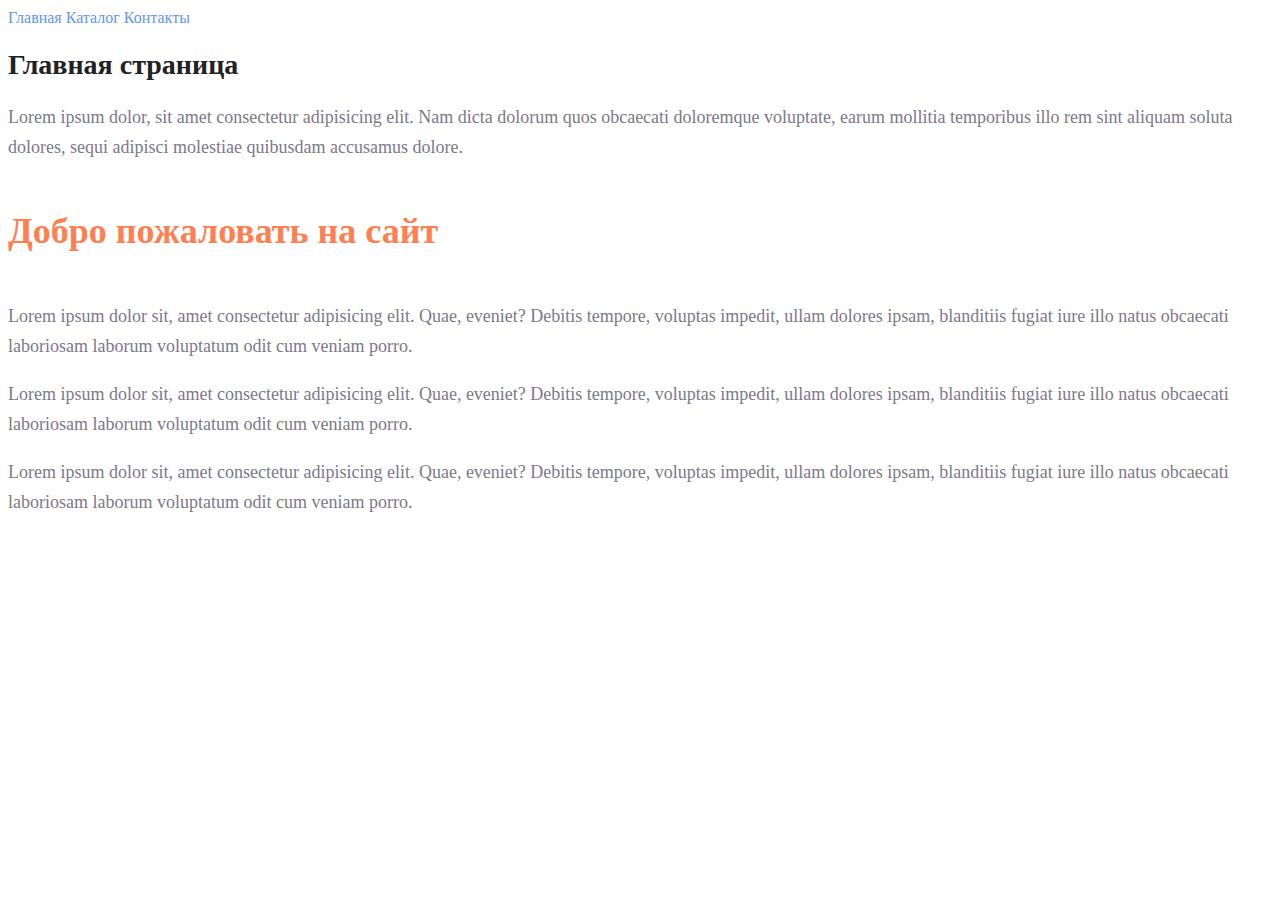
<file: hw1/index.html>
<!DOCTYPE html>
<html lang="en">

<head>
	<meta charset="UTF-8">
	<meta http-equiv="X-UA-Compatible" content="IE=edge">
	<meta name="viewport" content="width=device-width, initial-scale=1.0">
	<title>First page html</title>
	<link rel="stylesheet" href="css/style.css">
</head>

<body>
	<a class="link" href="index.html">Главная</a>
	<a class="link" href="catalog/catalog.html">Каталог</a>
	<a class="link" href="#">Контакты</a>
	<h1 class="title">Главная страница</h1>
	<p class="text">Lorem ipsum dolor, sit amet consectetur adipisicing elit. Nam dicta dolorum quos obcaecati doloremque voluptate,
		earum mollitia temporibus illo rem sint aliquam soluta dolores, sequi adipisci molestiae quibusdam accusamus dolore.
	</p>
	<h2 class="subtitle">Добро пожаловать на сайт</h2>
	<p class="text">Lorem ipsum dolor sit, amet consectetur adipisicing elit. Quae, eveniet? Debitis tempore, voluptas impedit, ullam
		dolores ipsam, blanditiis fugiat iure illo natus obcaecati laboriosam laborum voluptatum odit cum veniam porro.</p>
	<p class="text">Lorem ipsum dolor sit, amet consectetur adipisicing elit. Quae, eveniet? Debitis tempore, voluptas impedit, ullam
		dolores ipsam, blanditiis fugiat iure illo natus obcaecati laboriosam laborum voluptatum odit cum veniam porro.</p>
	<p class="text">Lorem ipsum dolor sit, amet consectetur adipisicing elit. Quae, eveniet? Debitis tempore, voluptas impedit, ullam
		dolores ipsam, blanditiis fugiat iure illo natus obcaecati laboriosam laborum voluptatum odit cum veniam porro.</p>


</body>

</html>
</file>
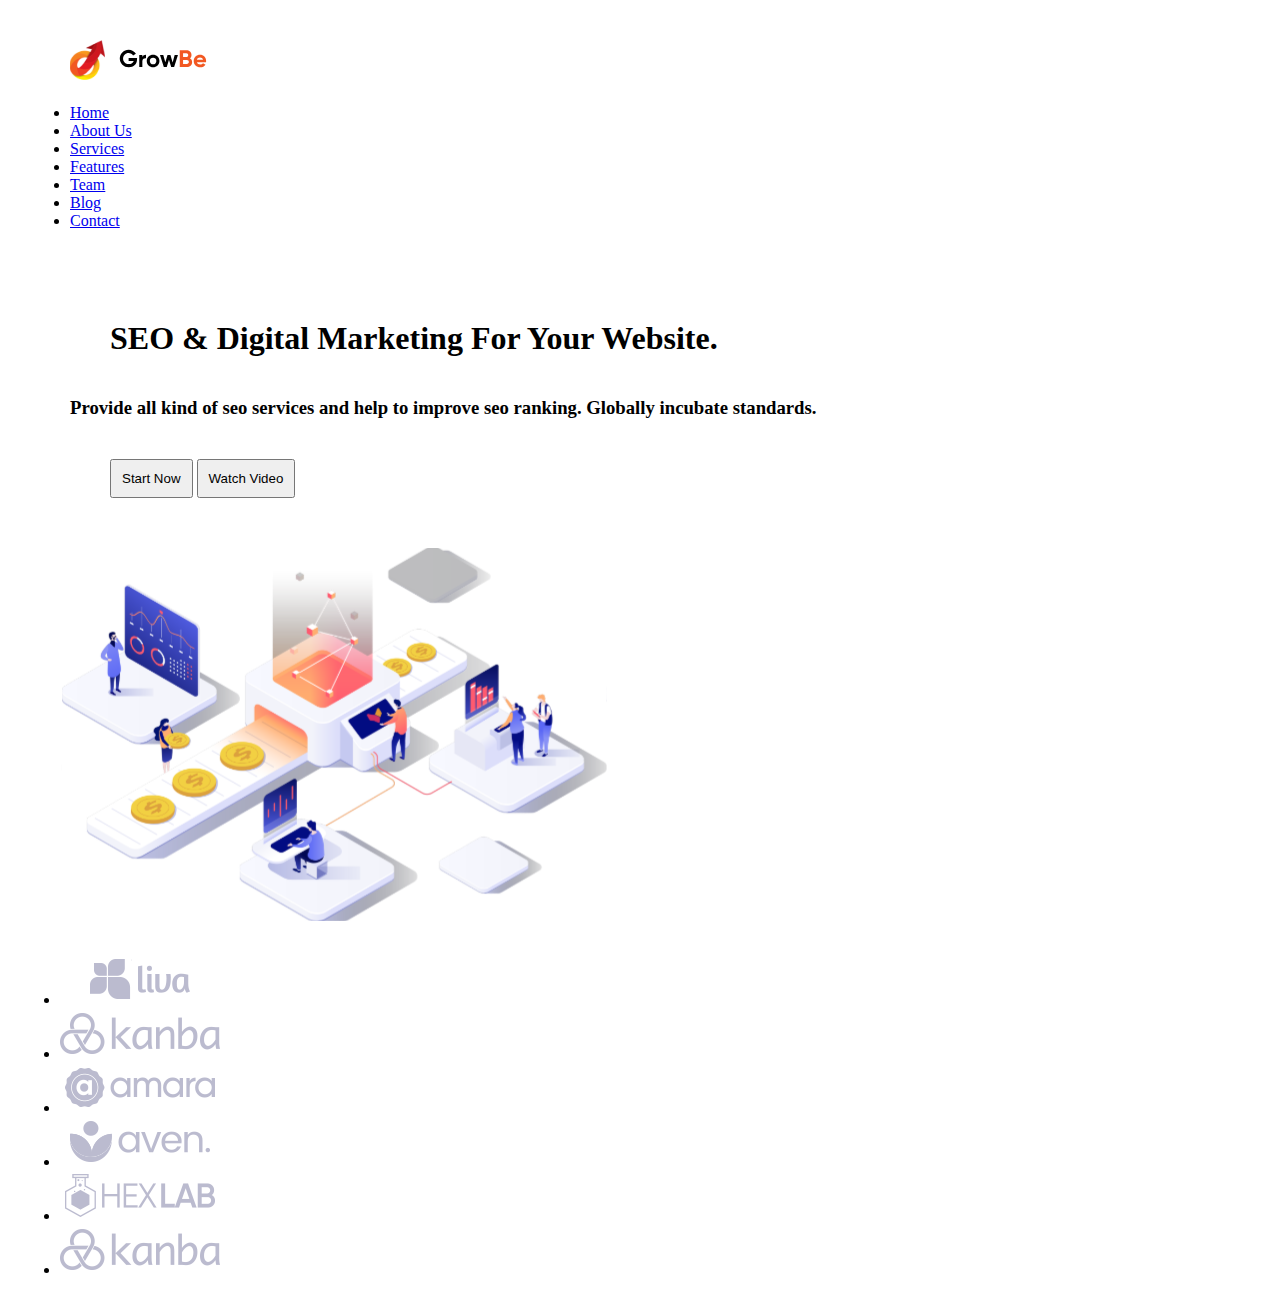
<file: hw2/index.html>
<!DOCTYPE html>
<html lang="en">

<head>
	<meta charset="UTF-8">
	<meta http-equiv="X-UA-Compatible" content="IE=edge">
	<meta name="viewport" content="width=device-width, initial-scale=1.0">
	<title>HW2</title>
	<link rel="stylesheet" href="css/style.css">
</head>

<body>
	<div class="top_page">
		<div class="header">
			<div class="header_logo">
				<a href="#"><img src="img/Logo.svg" alt="Логотип GrowBe" height=""></a>
			</div>
			<div class="header_button">
				<ul>
					<li>
						<a href="#">Home</a>
					</li>
					<li>
						<a href="#">About Us</a>
					</li>
					<li>
						<a href="#">Services</a>
					</li>
					<li>
						<a href="#">Features</a>
					</li>
					<li>
						<a href="#">Team</a>
					</li>
					<li>
						<a href="#">Blog</a>
					</li>
					<li>
						<a href="#">Contact</a>
					</li>
				</ul>
			</div>
		</div>
		<div class="top_content">
			<div class="top_content_info">
				<h1 class="top_info_title">
					SEO & Digital Marketing For Your Website.
				</h1>
				<h3 class="top_info_text">
					Provide all kind of seo services and help to improve seo ranking.
					Globally incubate standards.
				</h3>
				<div class="top_info_wrp_btn">
					<button class="top_info_btn">Start Now</button>
					<button class="top_info_btn">Watch Video</button>
				</div>
			</div>
			<img class="top_content_photo" src="img/Image.svg" alt="Photo" height="">
		</div>
		<div class="top_logos">
			<ul>
				<li>
					<a href="#"><img src="img/1.svg" alt="" height=""></a>
				</li>
				<li>
					<a href="#"><img src="img/6.svg" alt="" height=""></a>
				</li>
				<li>
					<a href="#"><img src="img/3.svg" alt="" height=""></a>
				</li>
				<li>
					<a href="#"><img src="img/4.svg" alt="" height=""></a>
				</li>
				<li>
					<a href="#"><img src="img/5.svg" alt="" height=""></a>
				</li>
				<li>
					<a href="#"><img src="img/6.svg" alt="" height=""></a>
				</li>
			</ul>
		</div>
	</div>
</body>

</html>
</file>
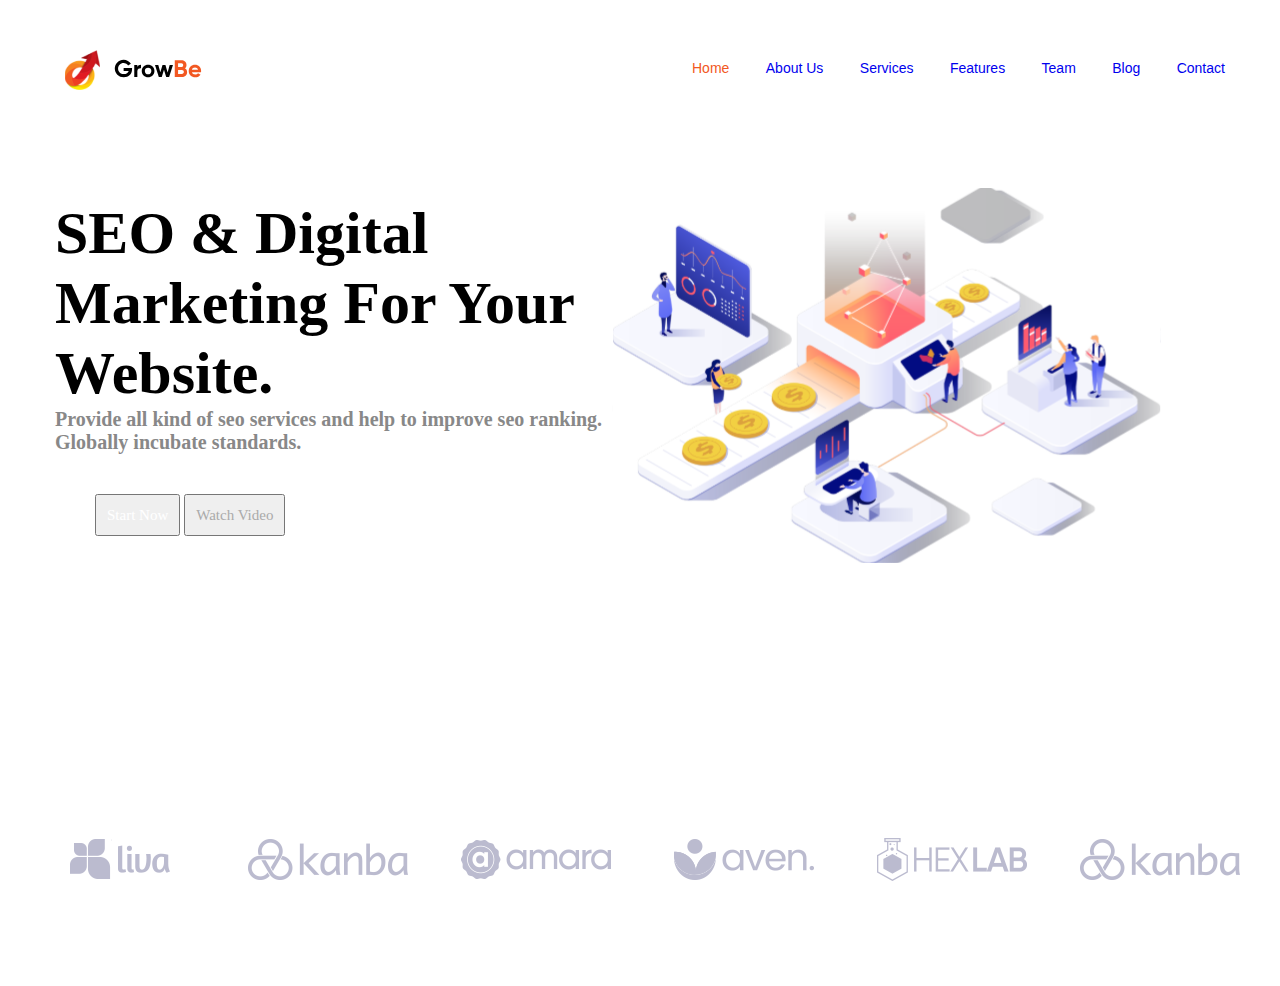
<file: hw3/index.html>
<!DOCTYPE html>
<html lang="en">

<head>
	<meta charset="UTF-8">
	<meta http-equiv="X-UA-Compatible" content="IE=edge">
	<meta name="viewport" content="width=device-width, initial-scale=1.0">
	<title>homework3</title>
	<link rel="stylesheet" href="css/style.css">
</head>

<body>
	<div class="top_page">
		<div class="header center">
			<div class="header_logo center">
				<a href="#"><img src="img/Logo.svg" alt="Логотип GrowBe" height=""></a>
			</div>
			<div class="header_button">
				<ul class="menu_button">
					<li class="button_item">
						<a href="#" class="button_item_home">Home</a>
					</li>
					<li class="button_item">
						<a href="#">About Us</a>
					</li>
					<li class="button_item">
						<a href="#">Services</a>
					</li>
					<li class="button_item">
						<a href="#">Features</a>
					</li>
					<li class="button_item">
						<a href="#">Team</a>
					</li>
					<li class="button_item">
						<a href="#">Blog</a>
					</li>
					<li class="button_item">
						<a href="#">Contact</a>
					</li>
				</ul>
			</div>
		</div>
		<div class="top_content center">
			<div class="top_content_info">
				<h1 class="top_info_title">
					SEO & Digital Marketing For Your Website.
				</h1>
				<h3 class="top_info_text">
					Provide all kind of seo services and help to improve seo ranking.
					Globally incubate standards.
				</h3>
				<div class="top_info_wrp_btn">
					<button class="top_info_btn_first">Start Now</button>
					<button class="top_info_btn_second">Watch Video</button>
				</div>
			</div>
			<img class="top_content_photo" src="img/Image.svg" alt="Photo" height="375">
		</div>
		<div class="top_logos">
			<ul class="top_logos_list">
				<li class="top_logos_item">
					<a href="#"><img src="img/1.svg" alt="" height="50" width="160"></a>
				</li>
				<li class="top_logos_item">
					<a href="#"><img src="img/6.svg" alt="" height="50" width="160"></a>
				</li>
				<li class="top_logos_item">
					<a href="#"><img src="img/3.svg" alt="" height="50" width="160"></a>
				</li>
				<li class="top_logos_item">
					<a href="#"><img src="img/4.svg" alt="" height="50" width="160"></a>
				</li>
				<li class="top_logos_item">
					<a href="#"><img src="img/5.svg" alt="" height="50" width="160"></a>
				</li>
				<li class="top_logos_item">
					<a href="#"><img src="img/6.svg" alt="" height="50" width="160"></a>
				</li>
			</ul>
		</div>
	</div>
</body>

</html>
</file>
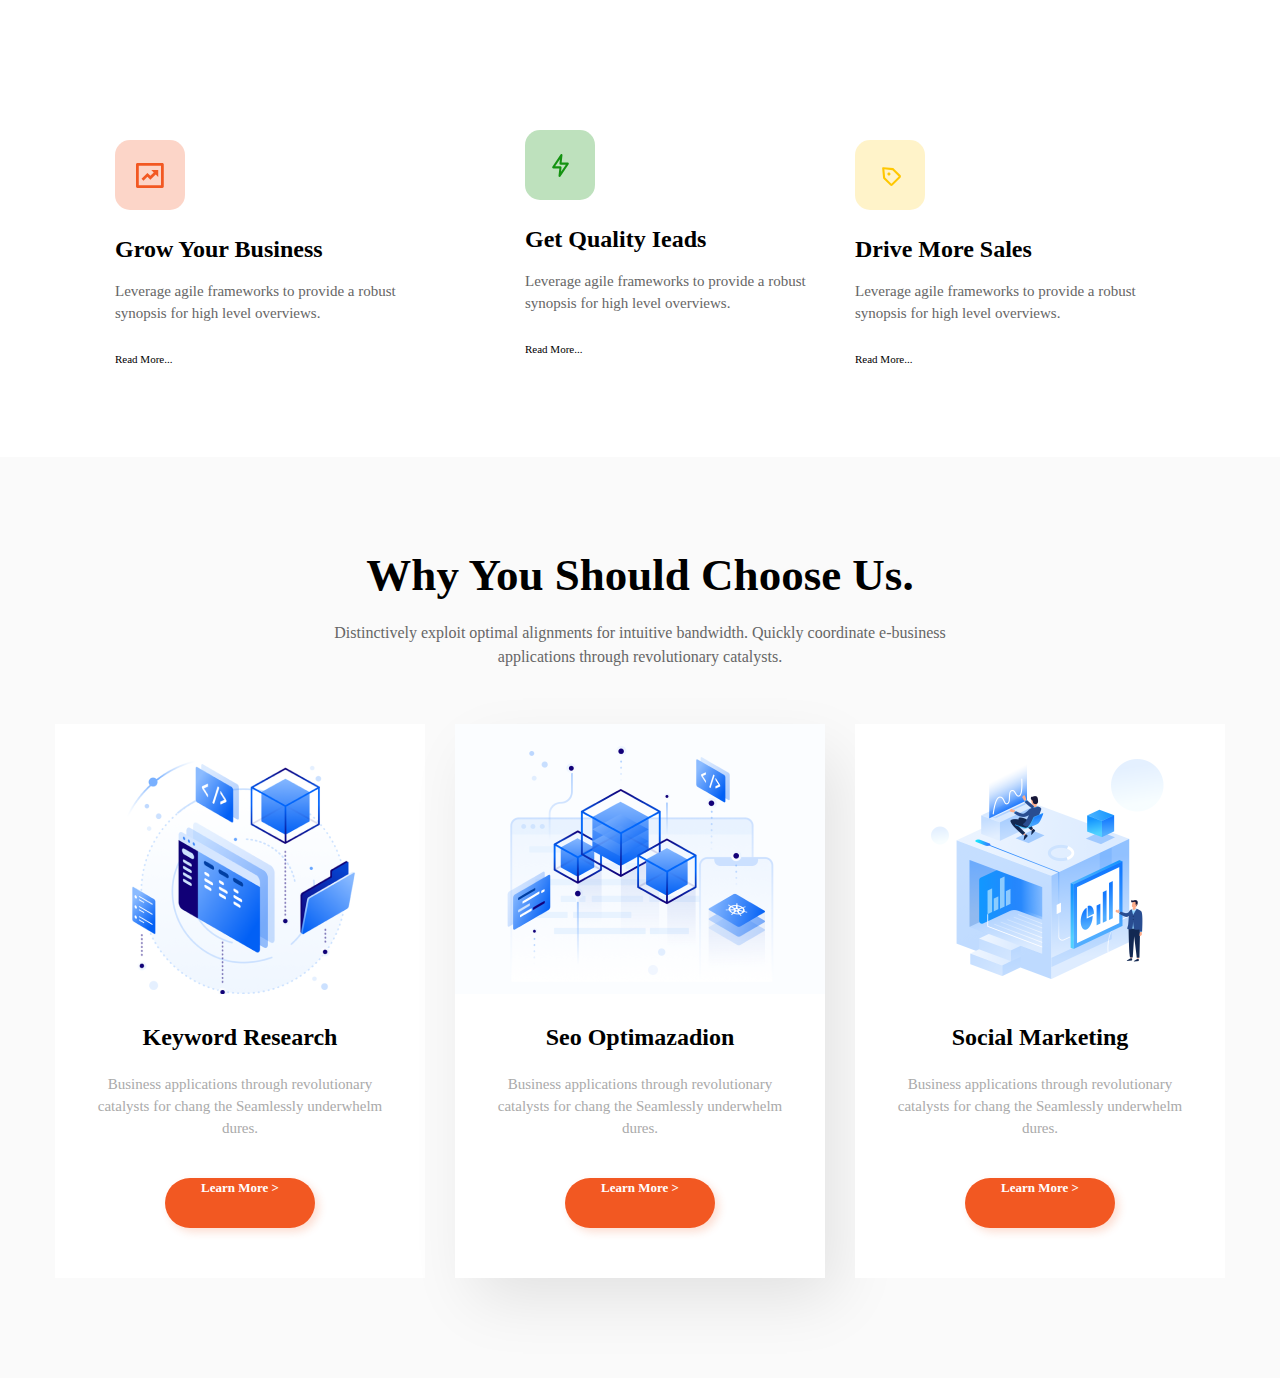
<file: hw4/index.html>
<!DOCTYPE html>
<html lang="en">

<head>
	<meta charset="UTF-8">
	<meta http-equiv="X-UA-Compatible" content="IE=edge">
	<meta name="viewport" content="width=device-width, initial-scale=1.0">
	<link rel="stylesheet" href="css/style.css">
	<link href="https://fonts.cdnfonts.com/css/gilroy-bold" rel="stylesheet">
	<link href="https://fonts.cdnfonts.com/css/gilroy" rel="stylesheet">
	<title>hw4</title>
</head>

<body>
	<div class="features center">
		<div class="features_block">
			<div class="features_icon"></div>
			<h3 class="features_title">Grow Your Business</h3>
			<p class="features_text">Leverage agile frameworks to provide a robust synopsis for high level overviews.</p>
			<a href="#" class="features_more">Read More...</a>
		</div>
		<div class="features_block features_block_big">
			<div class="features_icon"></div>
			<h3 class="features_title">Get Quality Ieads</h3>
			<p class="features_text">Leverage agile frameworks to provide a robust synopsis for high level
				overviews.</p>
			<a href="#" class="features_more">Read More...</a>
		</div>
		<div class="features_block">
			<div class="features_icon"></div>
			<h3 class="features_title">Drive More Sales</h3>
			<p class="features_text">Leverage agile frameworks to provide a robust synopsis for high level overviews.</p>
			<a href="#" class="features_more">Read More...</a>
		</div>
	</div>
	<div class="possibility">
		<h1 class="possibility_title">Why You Should Choose Us.</h1>
		<p class="possibility_text">Distinctively exploit optimal alignments for intuitive bandwidth. Quickly coordinate
			e-business applications through revolutionary catalysts.</p>
		<div class="possibility_info">
			<div class="possibility_block">
				<div class="possibility_block_item">
					<img src="img/possibility_01.png" alt="">
				</div>
				<h3 class="possibility_block_title">Keyword Research</h3>
				<p class="possibility_block_text">Business applications through revolutionary catalysts for chang the Seamlessly
					underwhelm dures.</p>
				<h6 class="possibility_block_button">Learn More ></h6>
			</div>
			<div class="possibility_block shadow">
				<div class="possibility_block_item">
					<img src="img/possibility_02.png" alt="">
				</div>
				<h3 class="possibility_block_title">Seo Optimazadion</h3>
				<p class="possibility_block_text">Business applications through revolutionary catalysts for chang the Seamlessly
					underwhelm dures.</p>
				<h6 class="possibility_block_button">Learn More ></h6>
			</div>
			<div class="possibility_block">
				<div class="possibility_block_item">
					<img src="img/possibility_03.png" alt="">
				</div>
				<h3 class="possibility_block_title">Social Marketing</h3>
				<p class="possibility_block_text">Business applications through revolutionary catalysts for chang the Seamlessly
					underwhelm dures.</p>
				<h6 class="possibility_block_button">Learn More ></h6>
			</div>
		</div>
	</div>
</body>

</html>
</file>
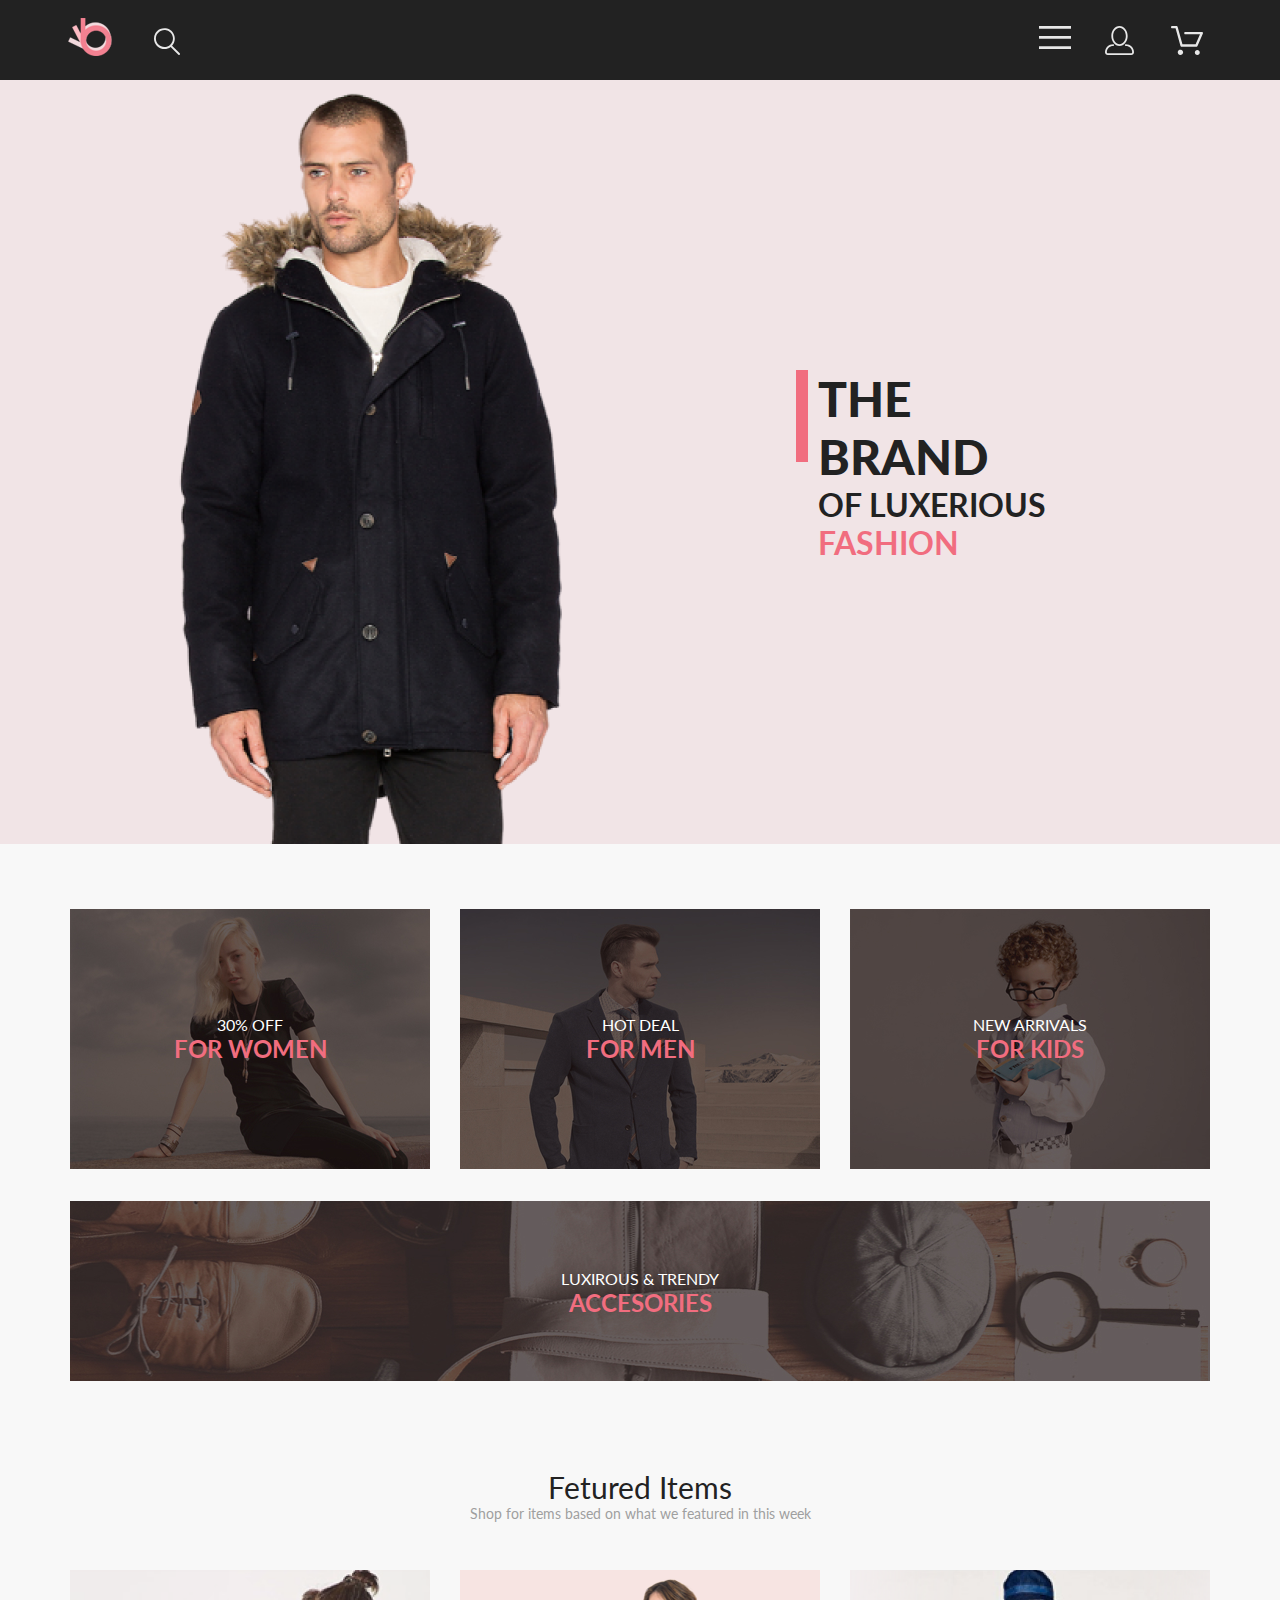
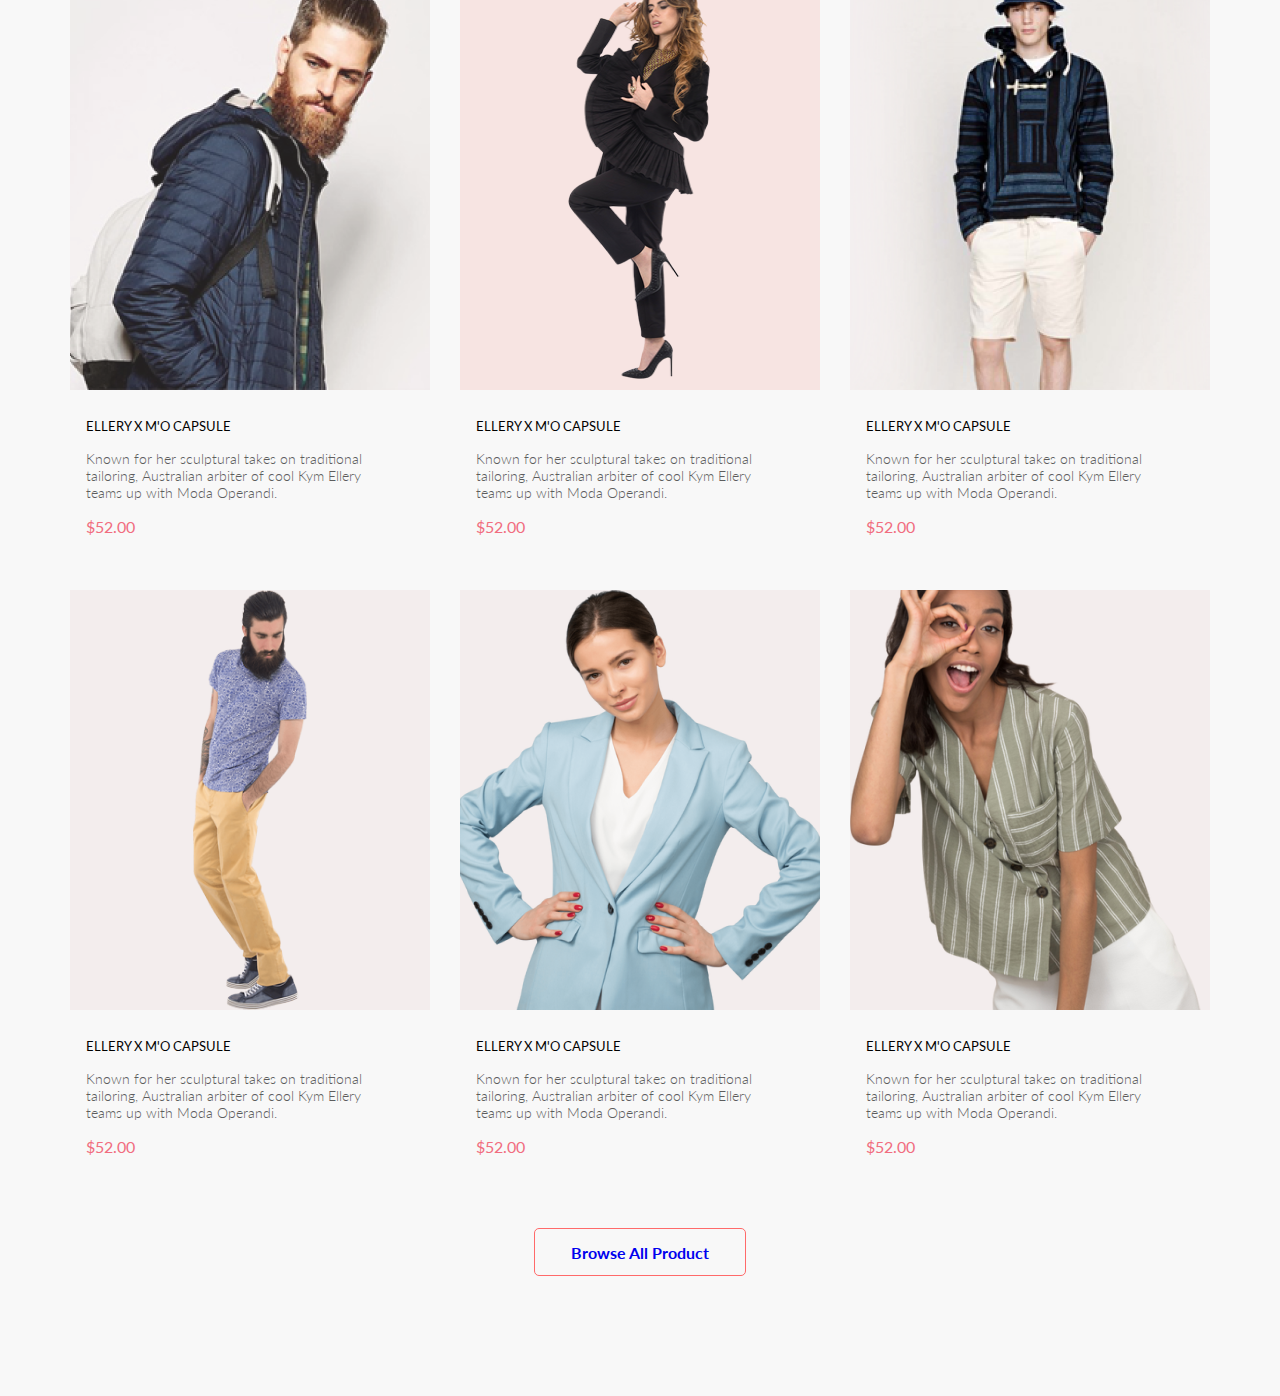
<file: hw6/index.html>
<!DOCTYPE html>
<html lang="en">

<head>
	<meta charset="UTF-8">
	<meta http-equiv="X-UA-Compatible" content="IE=edge">
	<meta name="viewport" content="width=device-width, initial-scale=1.0">
	<link href="https://fonts.googleapis.com/css2?family=Lato:wght@300;400;700;900&display=swap" rel="stylesheet">
	<link rel="stylesheet" href="css/style.css">
	<title>Project_2</title>
</head>

<body>
	<div class="top_page">
		<div class="header">

			<div class="header_logo">
				<a href="#"><img class="header_logo_item" src="img/logo_01.svg" alt="Logo"></a>
			</div>

			<div class="header_search">
				<a href="#"><img class="header_search_item" src="img/button_01.svg" alt="Seach"></a>
			</div>

			<div class="header_buttons">

				<div class="header_buttons_menu">
					<a href="#"><img class="buttons_menu_item" src="img/button_02.svg" alt="Menu"></a>
				</div>

				<div class="header_buttons_account">
					<a href="#"><img class="buttons_account_item" src="img/button_03.svg" alt="Account"></a>
				</div>

				<div class="header_buttons_buy">
					<a href="#"><img class="buttons_buy_item" src="img/button_04.svg" alt="Buy"></a>
				</div>

			</div>

		</div>

		<div class="announcement">

			<div class="announcement_pic">
				<a href="#"><img class="announcement_pic_item" src="img/head_pic.png" alt="announcement"></a>
			</div>

			<div class="announcement_info">

				<div class="vertical_column">
				</div>

				<h1 class="announcement_title">The brand
				</h1>

				<h3 class="announcement_subtitle">Of Luxerious <span class="color_subtitle">Fashion</span>
				</h3>

			</div>

		</div>

	</div>

	<div class="category">

		<div class="category_women">
			<a href="#"><img class="women_item" src="img/category_pic_01.jpg" alt="For women"></a>
			<h4 class="category_info center_pic">30% off</h4>
			<h2 class="category_for">for women</h2>
		</div>

		<div class="category_men">
			<a href="#"><img class="men_item" src="img/category_pic_02.jpg" alt="For men"></a>
			<h4 class="category_info center_pic">hot deal</h4>
			<h2 class="category_for">for men</h2>
		</div>

		<div class="category_kids">
			<a href="#"><img class="kids_item" src="img/category_pic_03.jpg" alt="For kids"></a>
			<h4 class="category_info center_pic">new arrivals</h4>
			<h2 class="category_for">for kids</h2>
		</div>

		<div class="category_accesories">
			<a href="#"><img class="accesories_item" src="img/category_pic_04.jpg" alt="Accesories"></a>
			<h4 class="category_info_accesories">luxirous & trendy</h4>
			<h2 class="category_for_accesories">accesories</h2>
		</div>

	</div>

	<div class="catalog_info">
		<h4 class="catalog_title">
			Fetured Items
		</h4>

		<p class="catalog_title_text">
			Shop for items based on what we featured in this week
		</p>
	</div>

	<div class="catalog">

		<div class="catalog_item_001">
			<a href="#"><img class="item_001" src="img/catalog_001.png" alt="Item_001"></a>
			<h4 class="catalog_item_title">ELLERY X M'O CAPSULE</h4>
			<p class="catalog_item_text">Known for her sculptural takes on traditional tailoring, Australian arbiter of cool
				Kym Ellery teams up with Moda Operandi.</p>
			<h4 class="price">$52.00</h4>
		</div>

		<div class="catalog_item_002">
			<a href="#"><img class="item_002" src="img/catalog_002.png" alt="Item_002"></a>
			<h4 class="catalog_item_title">ELLERY X M'O CAPSULE</h4>
			<p class="catalog_item_text">Known for her sculptural takes on traditional tailoring, Australian arbiter of cool
				Kym Ellery teams up with Moda Operandi.</p>
			<h4 class="price">$52.00</h4>
		</div>

		<div class="catalog_item_003">
			<a href="#"><img class="item_003" src="img/catalog_003.png" alt="Item_003"></a>
			<h4 class="catalog_item_title">ELLERY X M'O CAPSULE</h4>
			<p class="catalog_item_text">Known for her sculptural takes on traditional tailoring, Australian arbiter of cool
				Kym Ellery teams up with Moda Operandi.</p>
			<h4 class="price">$52.00</h4>
		</div>

		<div class="catalog_item_004">
			<a href="#"><img class="item_004" src="img/catalog_004.png" alt="Item_004"></a>
			<h4 class="catalog_item_title">ELLERY X M'O CAPSULE</h4>
			<p class="catalog_item_text">Known for her sculptural takes on traditional tailoring, Australian arbiter of cool
				Kym Ellery teams up with Moda Operandi.</p>
			<h4 class="price">$52.00</h4>
		</div>

		<div class="catalog_item_005">
			<a href="#"><img class="item_005" src="img/catalog_005.png" alt="Item_005"></a>
			<h4 class="catalog_item_title">ELLERY X M'O CAPSULE</h4>
			<p class="catalog_item_text">Known for her sculptural takes on traditional tailoring, Australian arbiter of cool
				Kym Ellery teams up with Moda Operandi.</p>
			<h4 class="price">$52.00</h4>
		</div>

		<div class="catalog_item_006">
			<a href="#"><img class="item_006" src="img/catalog_006.png" alt="Item_006"></a>
			<h4 class="catalog_item_title">ELLERY X M'O CAPSULE</h4>
			<p class="catalog_item_text">Known for her sculptural takes on traditional tailoring, Australian arbiter of cool
				Kym Ellery teams up with Moda Operandi.</p>
			<h4 class="price">$52.00</h4>
		</div>

	</div>

	<div class="catalog_show_all">
		<a href="#">
			<h4 class="catalog_show_all_button">Browse All Product</h4>
		</a>
	</div>

</body>

</html>
</file>
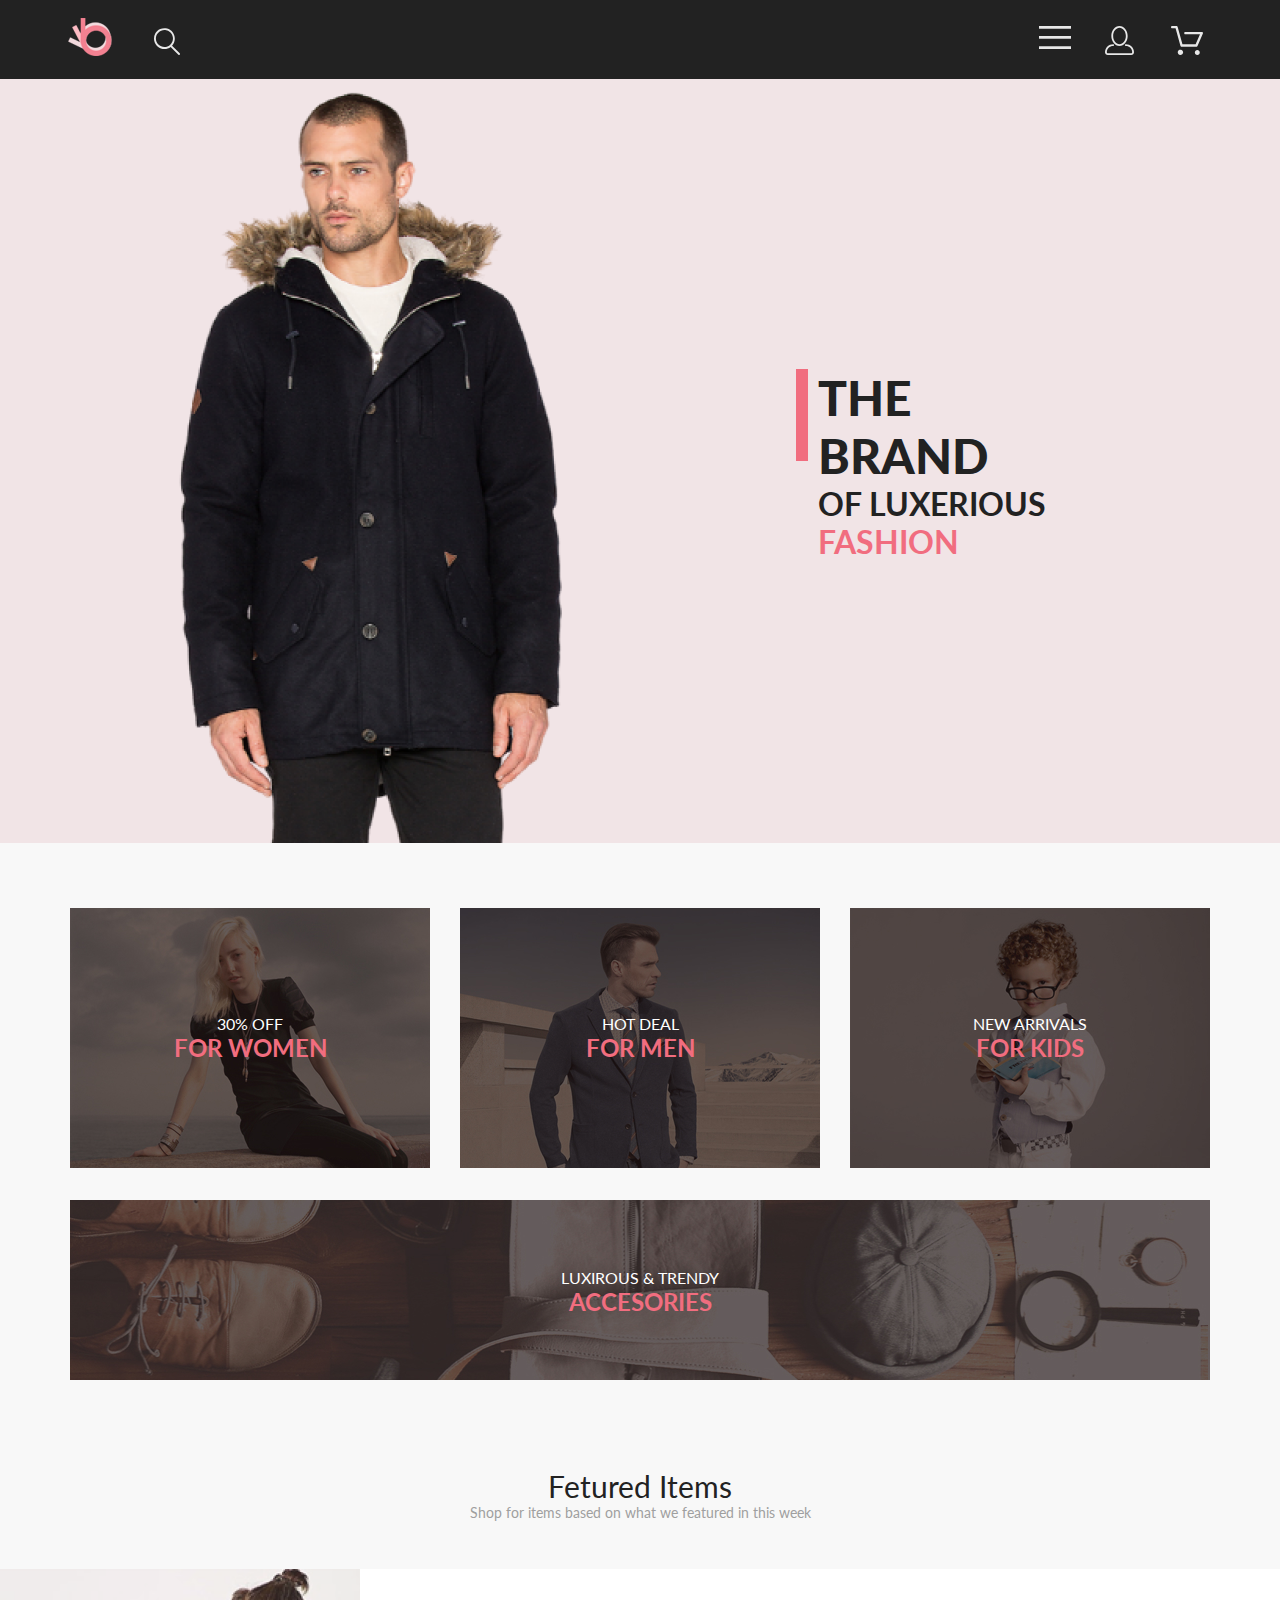
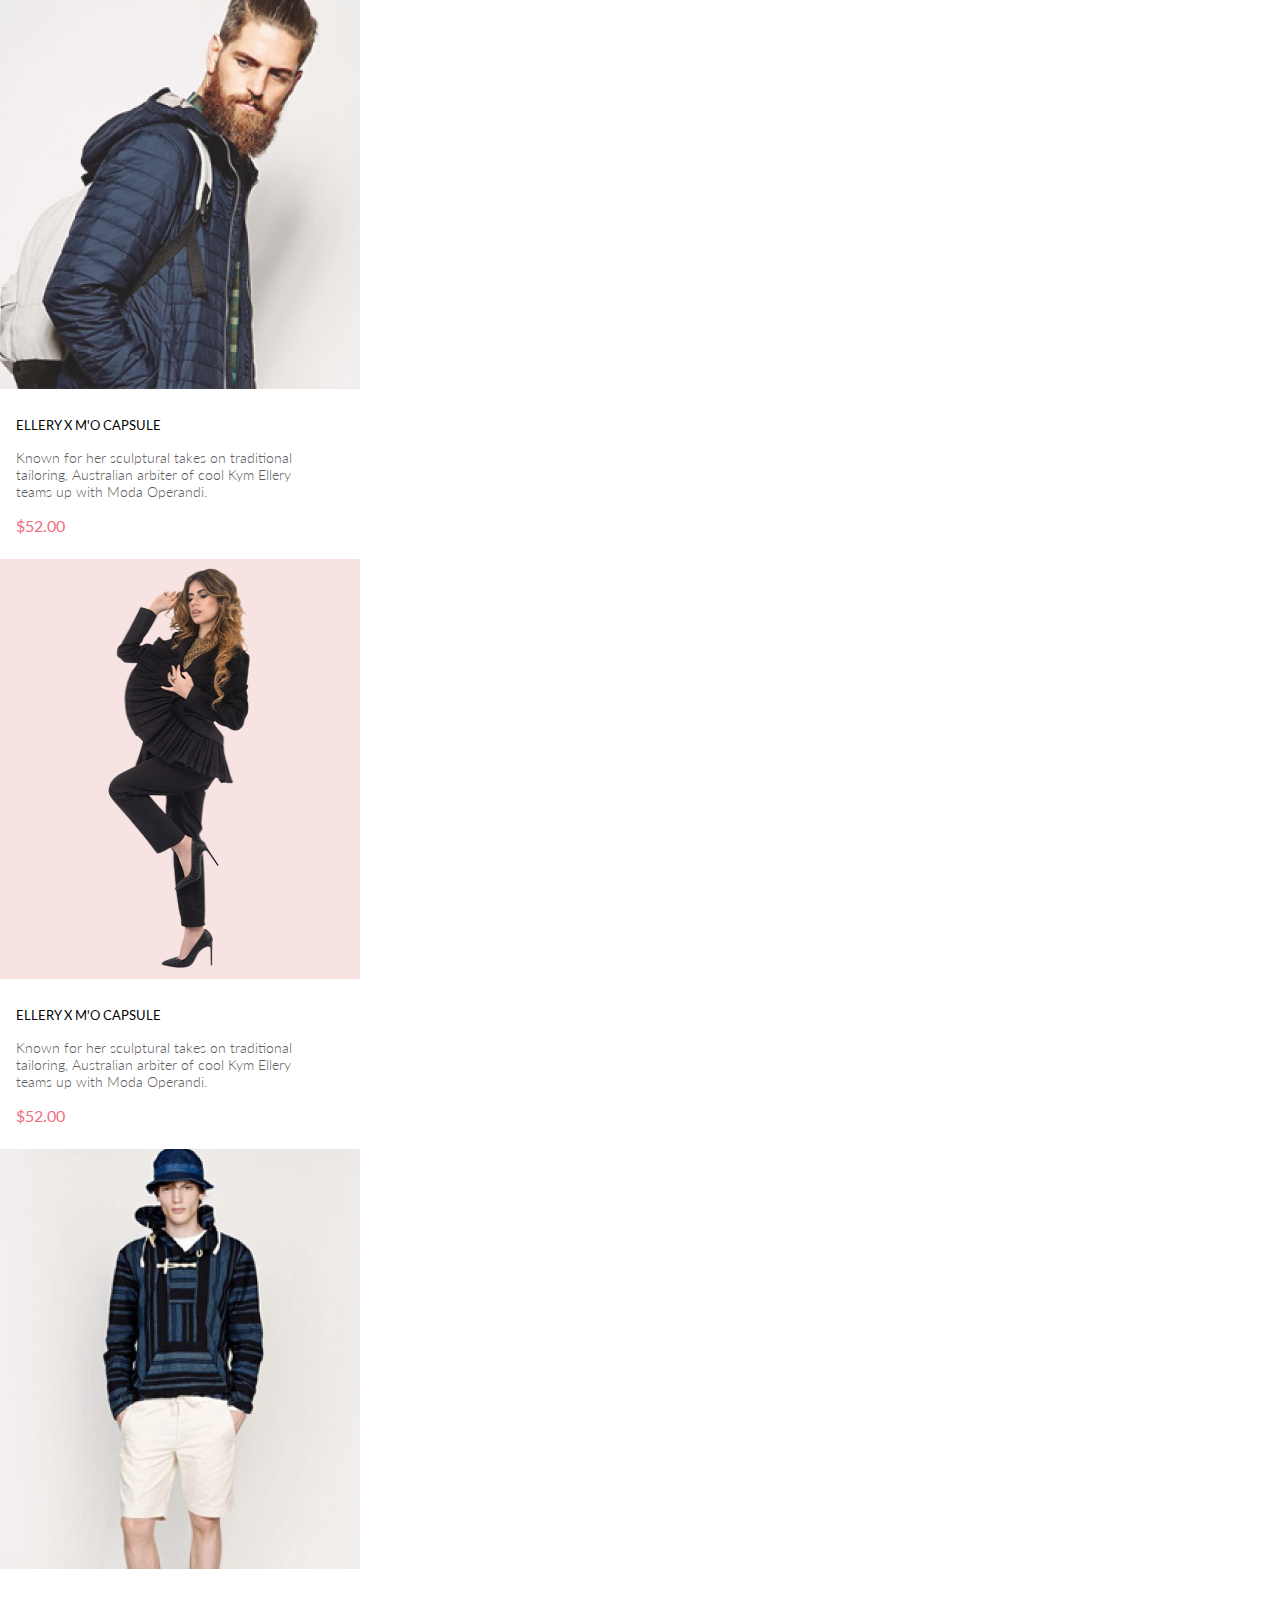
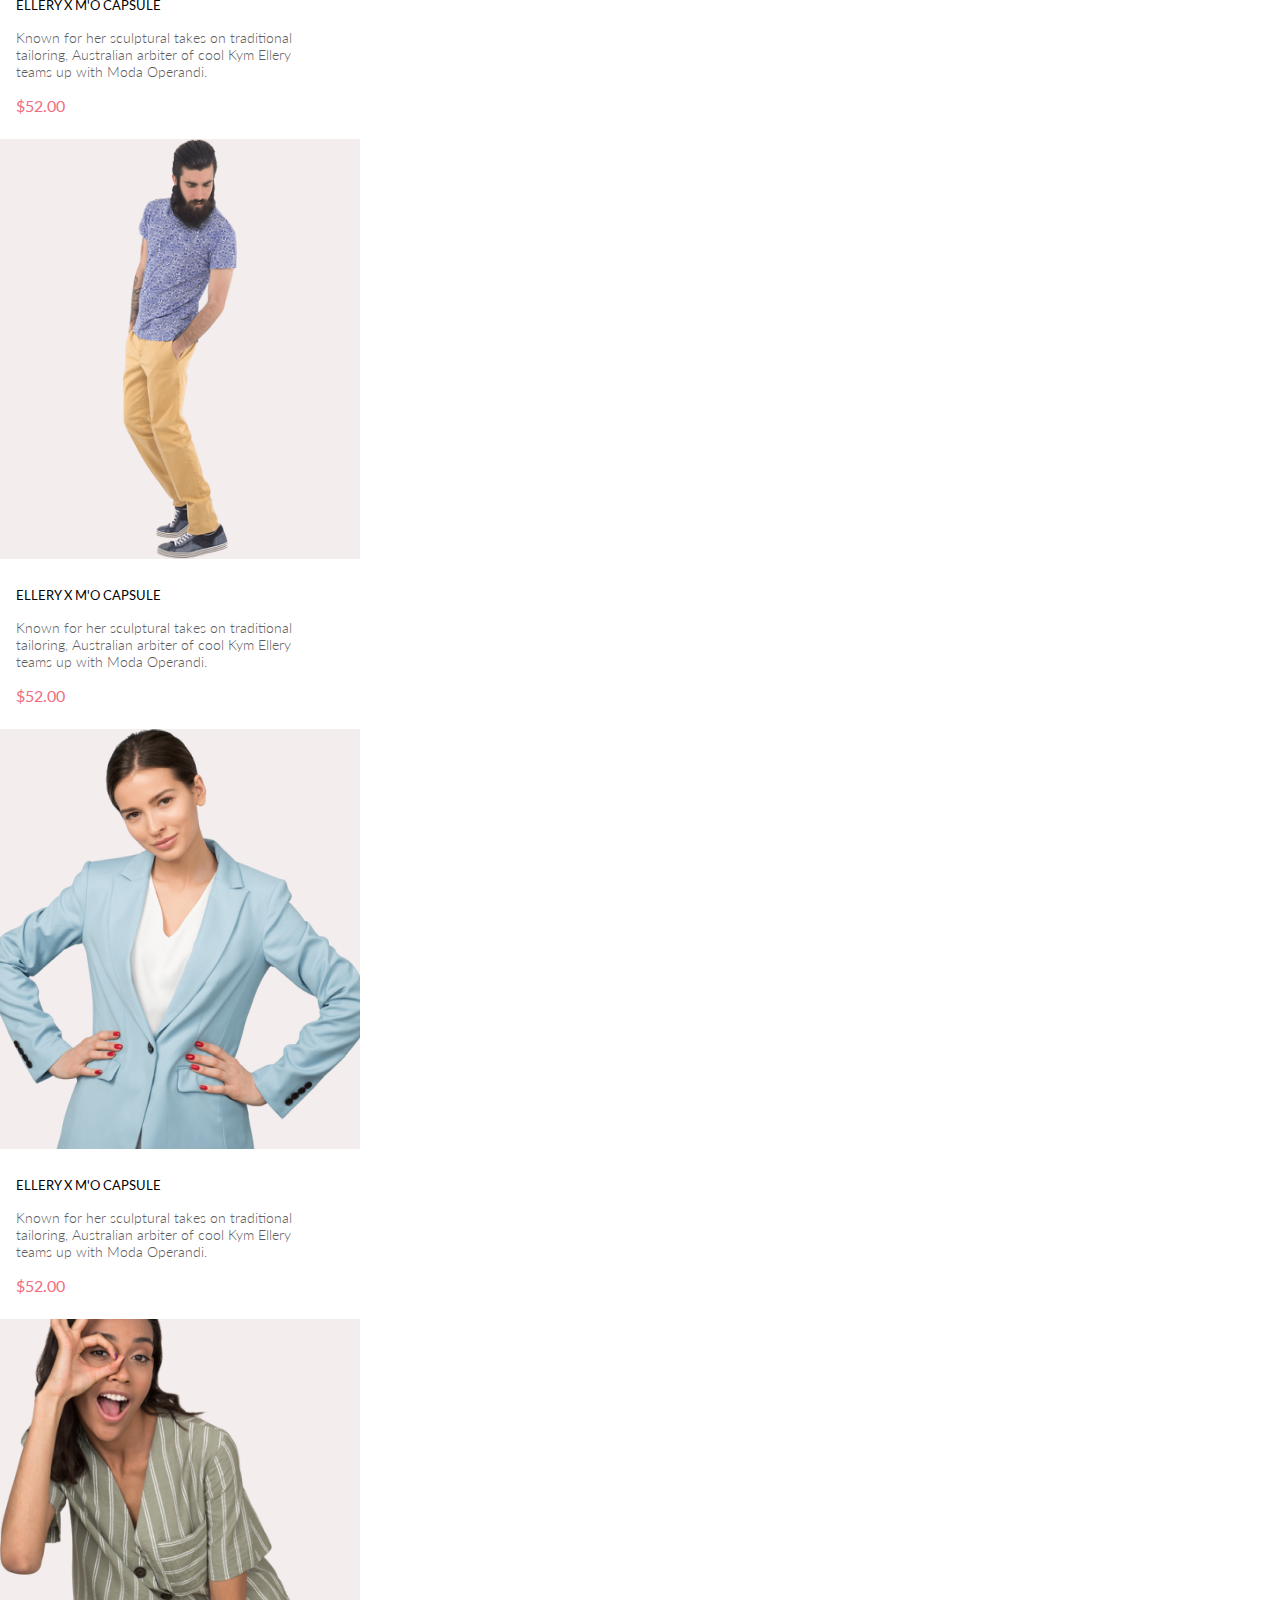
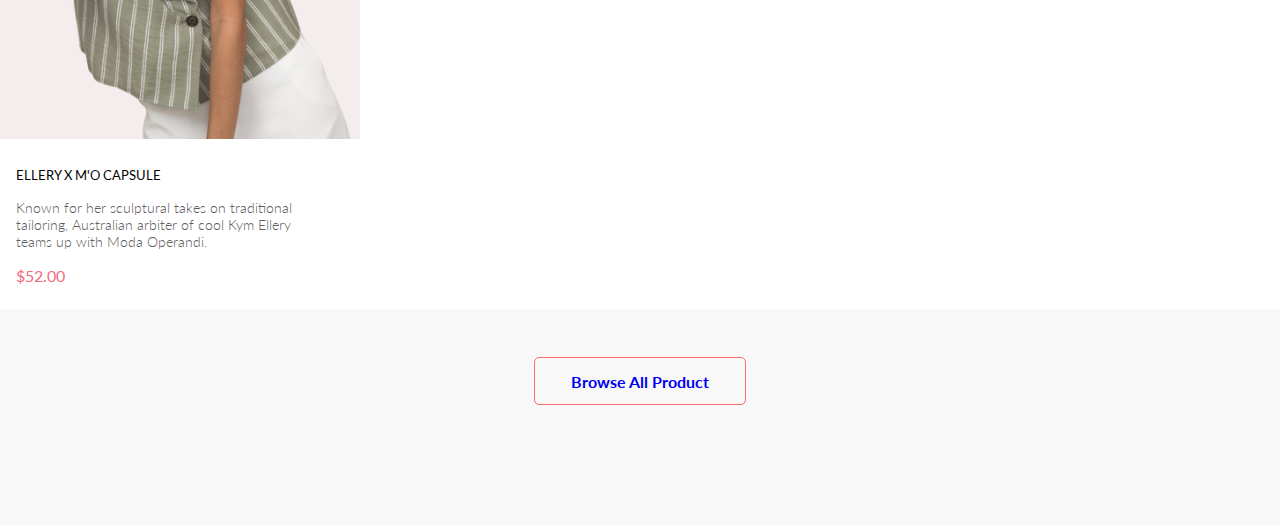
<file: hw7/index.html>
<!DOCTYPE html>
<html lang="en">

<head>
	<meta charset="UTF-8">
	<meta http-equiv="X-UA-Compatible" content="IE=edge">
	<meta name="viewport" content="width=device-width, initial-scale=1.0">
	<link href="https://fonts.googleapis.com/css2?family=Lato:wght@300;400;700;900&display=swap" rel="stylesheet">
	<link rel="stylesheet" href="css/style.css">
	<title>Project_2</title>
</head>

<body>
	<div class="top_page">
		<div class="header">

			<div class="header_logo">
				<a href="#"><img class="header_logo_item" src="img/logo_01.svg" alt="Logo"></a>
			</div>

			<div class="header_search">
				<a href="#"><img class="header_search_item" src="img/button_01.svg" alt="Seach"></a>
			</div>

			<div class="header_buttons">

				<div class="header_buttons_menu">
					<a href="#"><img class="buttons_menu_item" src="img/button_02.svg" alt="Menu"></a>
				</div>

				<div class="header_buttons_account">
					<a href="#"><img class="buttons_account_item" src="img/button_03.svg" alt="Account"></a>
				</div>

				<div class="header_buttons_buy">
					<a href="#"><img class="buttons_buy_item" src="img/button_04.svg" alt="Buy"></a>
				</div>

			</div>

		</div>

		<div class="announcement">

			<div class="announcement_pic">
				<a href="#"><img class="announcement_pic_item" src="img/head_pic.png" alt="announcement"></a>
			</div>

			<div class="announcement_info">

				<div class="vertical_column">
				</div>

				<h1 class="announcement_title">The brand
				</h1>

				<h3 class="announcement_subtitle">Of Luxerious <span class="color_subtitle">Fashion</span>
				</h3>

			</div>

		</div>

	</div>

	<div class="category">

		<div class="category_women">
			<a href="#"><img class="women_item" src="img/category_pic_01.jpg" alt="For women"></a>
			<h4 class="category_info center_pic">30% off</h4>
			<h2 class="category_for">for women</h2>
		</div>

		<div class="category_men">
			<a href="#"><img class="men_item" src="img/category_pic_02.jpg" alt="For men"></a>
			<h4 class="category_info center_pic">hot deal</h4>
			<h2 class="category_for">for men</h2>
		</div>

		<div class="category_kids">
			<a href="#"><img class="kids_item" src="img/category_pic_03.jpg" alt="For kids"></a>
			<h4 class="category_info center_pic">new arrivals</h4>
			<h2 class="category_for">for kids</h2>
		</div>

		<div class="category_accesories">
			<a href="#"><img class="accesories_item" src="img/category_pic_04.jpg" alt="Accesories"></a>
			<h4 class="category_info_accesories accesories_text">luxirous & trendy</h4>
			<h2 class="category_for_accesories">accesories</h2>
		</div>

	</div>

	<div class="catalog_info">
		<h4 class="catalog_title">
			Fetured Items
		</h4>

		<p class="catalog_title_text">
			Shop for items based on what we featured in this week
		</p>
	</div>

	<div class="catalog">

		<div class="catalog_item_001">
			<a href="#"><img class="item_001" src="img/catalog_001.png" alt="Item_001"></a>
			<h4 class="catalog_item_title">ELLERY X M'O CAPSULE</h4>
			<p class="catalog_item_text">Known for her sculptural takes on traditional tailoring, Australian arbiter of cool
				Kym Ellery teams up with Moda Operandi.</p>
			<h4 class="price">$52.00</h4>
		</div>

		<div class="catalog_item_002">
			<a href="#"><img class="item_002" src="img/catalog_002.png" alt="Item_002"></a>
			<h4 class="catalog_item_title">ELLERY X M'O CAPSULE</h4>
			<p class="catalog_item_text">Known for her sculptural takes on traditional tailoring, Australian arbiter of cool
				Kym Ellery teams up with Moda Operandi.</p>
			<h4 class="price">$52.00</h4>
		</div>

		<div class="catalog_item_003">
			<a href="#"><img class="item_003" src="img/catalog_003.png" alt="Item_003"></a>
			<h4 class="catalog_item_title">ELLERY X M'O CAPSULE</h4>
			<p class="catalog_item_text">Known for her sculptural takes on traditional tailoring, Australian arbiter of cool
				Kym Ellery teams up with Moda Operandi.</p>
			<h4 class="price">$52.00</h4>
		</div>

		<div class="catalog_item_004">
			<a href="#"><img class="item_004" src="img/catalog_004.png" alt="Item_004"></a>
			<h4 class="catalog_item_title">ELLERY X M'O CAPSULE</h4>
			<p class="catalog_item_text">Known for her sculptural takes on traditional tailoring, Australian arbiter of cool
				Kym Ellery teams up with Moda Operandi.</p>
			<h4 class="price">$52.00</h4>
		</div>

		<div class="catalog_item_005">
			<a href="#"><img class="item_005" src="img/catalog_005.png" alt="Item_005"></a>
			<h4 class="catalog_item_title">ELLERY X M'O CAPSULE</h4>
			<p class="catalog_item_text">Known for her sculptural takes on traditional tailoring, Australian arbiter of cool
				Kym Ellery teams up with Moda Operandi.</p>
			<h4 class="price">$52.00</h4>
		</div>

		<div class="catalog_item_006">
			<a href="#"><img class="item_006" src="img/catalog_006.png" alt="Item_006"></a>
			<h4 class="catalog_item_title">ELLERY X M'O CAPSULE</h4>
			<p class="catalog_item_text">Known for her sculptural takes on traditional tailoring, Australian arbiter of cool
				Kym Ellery teams up with Moda Operandi.</p>
			<h4 class="price">$52.00</h4>
		</div>

	</div>

	<!-- <li class="products-item">
		<article class="brand-products-item">
			<div class="products-item-photo-wrp">
				<a href="#" class="products-item-link">
					<img class="products-item-photo" src="https://i.postimg.cc/T15XPMmF/Rectangle-15-copy.jpg" alt="product description" height="420">
				</a>
			</div>
			<div class="products-item-txt-wrp">
				<h3 class="products-item-title txt">ellery x m'o capsule </h3>
				<p class="products-item-txt txt">Known for her sculptural takes on traditional tailoring, Australian arbiter of cool Kym Ellery teams up with Moda Operandi.</p>
				<p class="products-item-price txt">$52.00</p>
			</div>
			<button class="products-item-btn txt" type="button">
				<svg width="27" height="25" viewBox="0 0 27 25" xmlns="http://www.w3.org/2000/svg">
					<path d="M21.876 22.2662C21.921 22.2549 21.9423 22.2339 21.96 22.2129C21.9678 22.2037 21.9756 22.1946 21.9835 22.1855C22.02 22.1438 22.0233 22.0553 22.0224 22.0105C22.0092 21.9044 21.9185 21.8315 21.8412 21.8315C21.8375 21.8315 21.8336 21.8317 21.8312 21.8318C21.7531 21.8372 21.6653 21.9409 21.6719 22.0625C21.6813 22.1793 21.7675 22.2662 21.8392 22.2662H21.876ZM8.21954 22.2599C8.31873 22.2599 8.39935 22.1655 8.39935 22.0496C8.39935 21.9341 8.31873 21.8401 8.21954 21.8401C8.12042 21.8401 8.03973 21.9341 8.03973 22.0496C8.03973 22.1655 8.12042 22.2599 8.21954 22.2599ZM21.9995 24.2662C21.9517 24.2662 21.8878 24.2662 21.8392 24.2662C20.7017 24.2662 19.7567 23.3545 19.6765 22.198C19.5964 20.9929 20.4937 19.9183 21.6953 19.8364C21.7441 19.8331 21.7928 19.8315 21.8412 19.8315C22.9799 19.8315 23.9413 20.7324 24.019 21.8884C24.0505 22.4915 23.8741 23.0612 23.4898 23.5012C23.1055 23.9575 22.5764 24.2177 21.9995 24.2662ZM8.21954 24.2599C7.01532 24.2599 6.03973 23.2709 6.03973 22.0496C6.03973 20.8291 7.01532 19.8401 8.21954 19.8401C9.42371 19.8401 10.3994 20.8291 10.3994 22.0496C10.3994 23.2709 9.42371 24.2599 8.21954 24.2599ZM21.1984 17.3938H9.13306C8.70013 17.3938 8.31586 17.1005 8.20331 16.6775L4.27753 2.24768H1.52173C0.993408 2.24768 0.560547 1.80859 0.560547 1.27039C0.560547 0.733032 0.993408 0.292969 1.52173 0.292969H4.99933C5.43134 0.292969 5.81561 0.586304 5.9281 1.01025L9.85394 15.4391H20.5576L24.1144 7.13379H12.2578C11.7286 7.13379 11.2957 6.69373 11.2957 6.15649C11.2957 5.61914 11.7286 5.17908 12.2578 5.17908H25.5886C25.9091 5.17908 26.2141 5.34192 26.3896 5.61914C26.566 5.89539 26.5984 6.23743 26.4697 6.547L22.0795 16.807C21.9193 17.1653 21.5827 17.3938 21.1984 17.3938Z"/>
				</svg>
				<span>Add to Cart</span>
			</button>
		</article>
	</li> -->

	<div class="catalog_show_all">
		<a href="#">
			<h4 class="catalog_show_all_button">Browse All Product</h4>
		</a>
	</div>

</body>

</html>
</file>
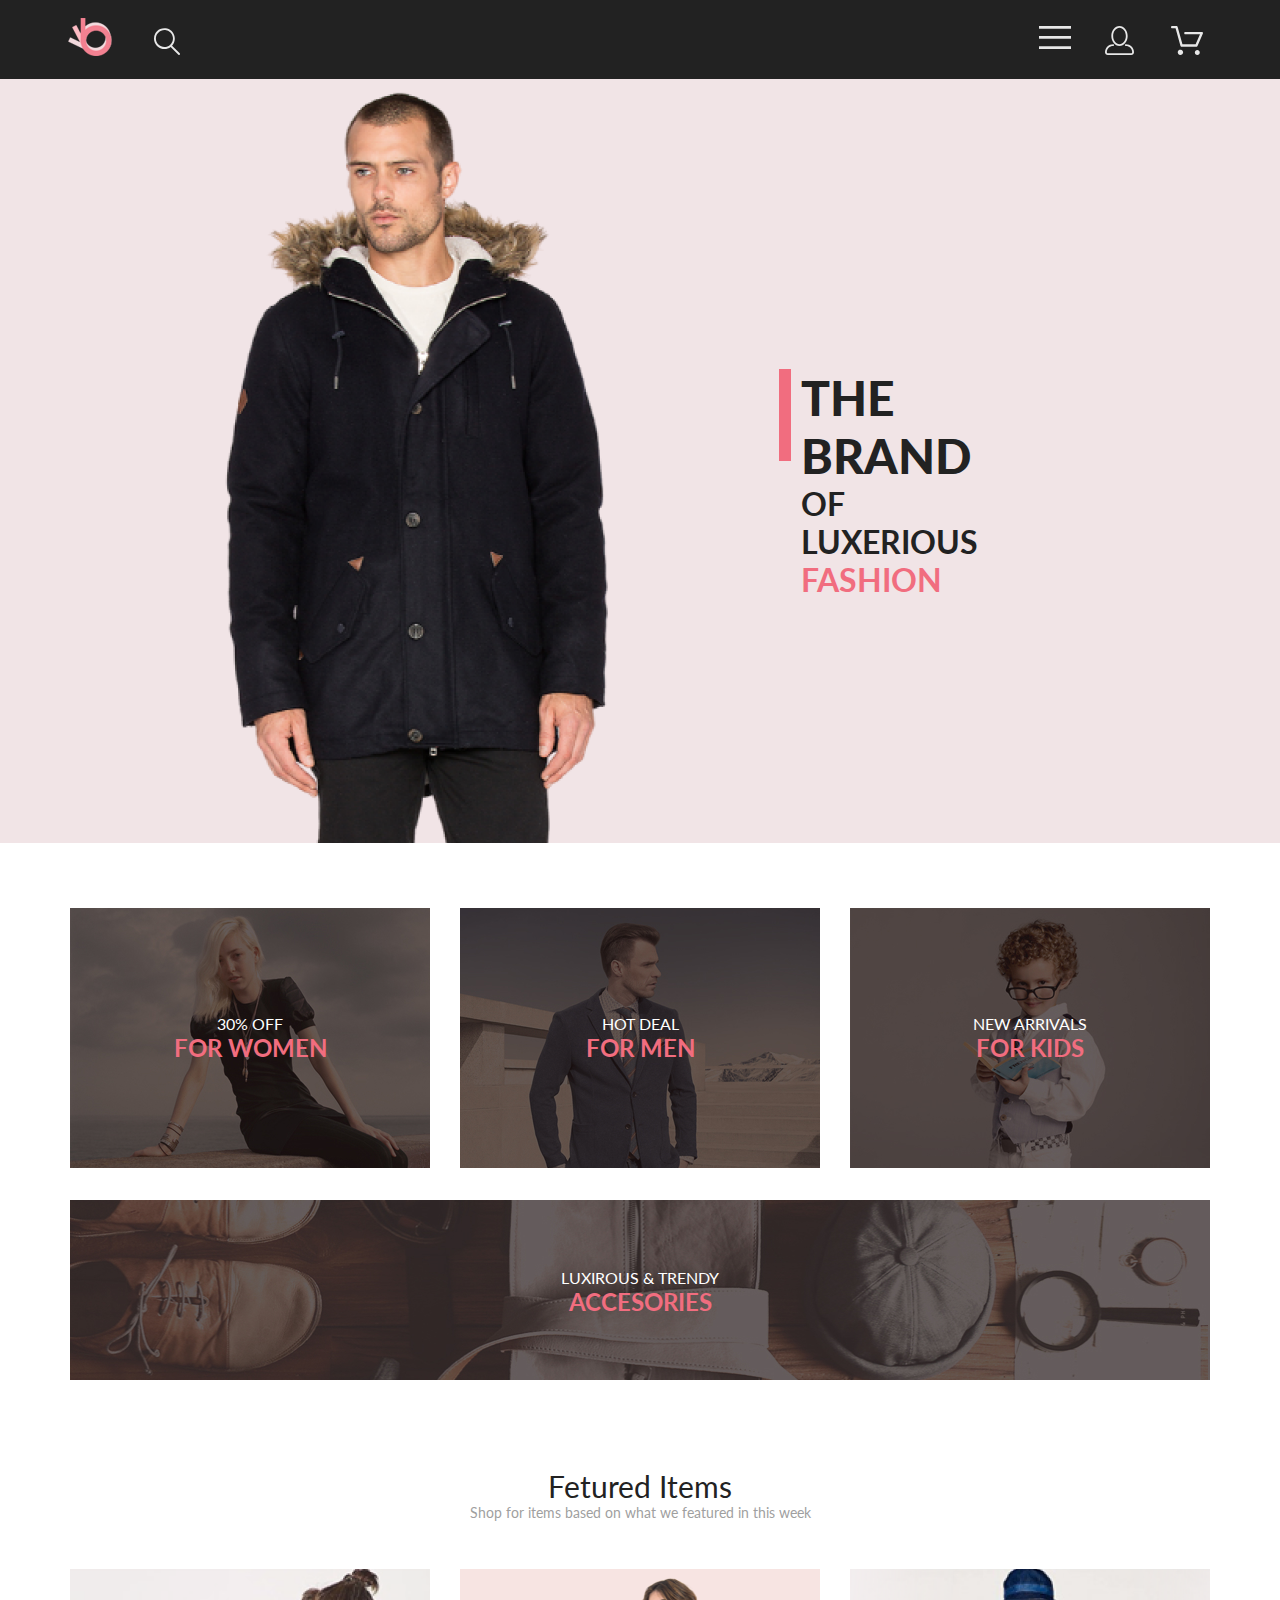
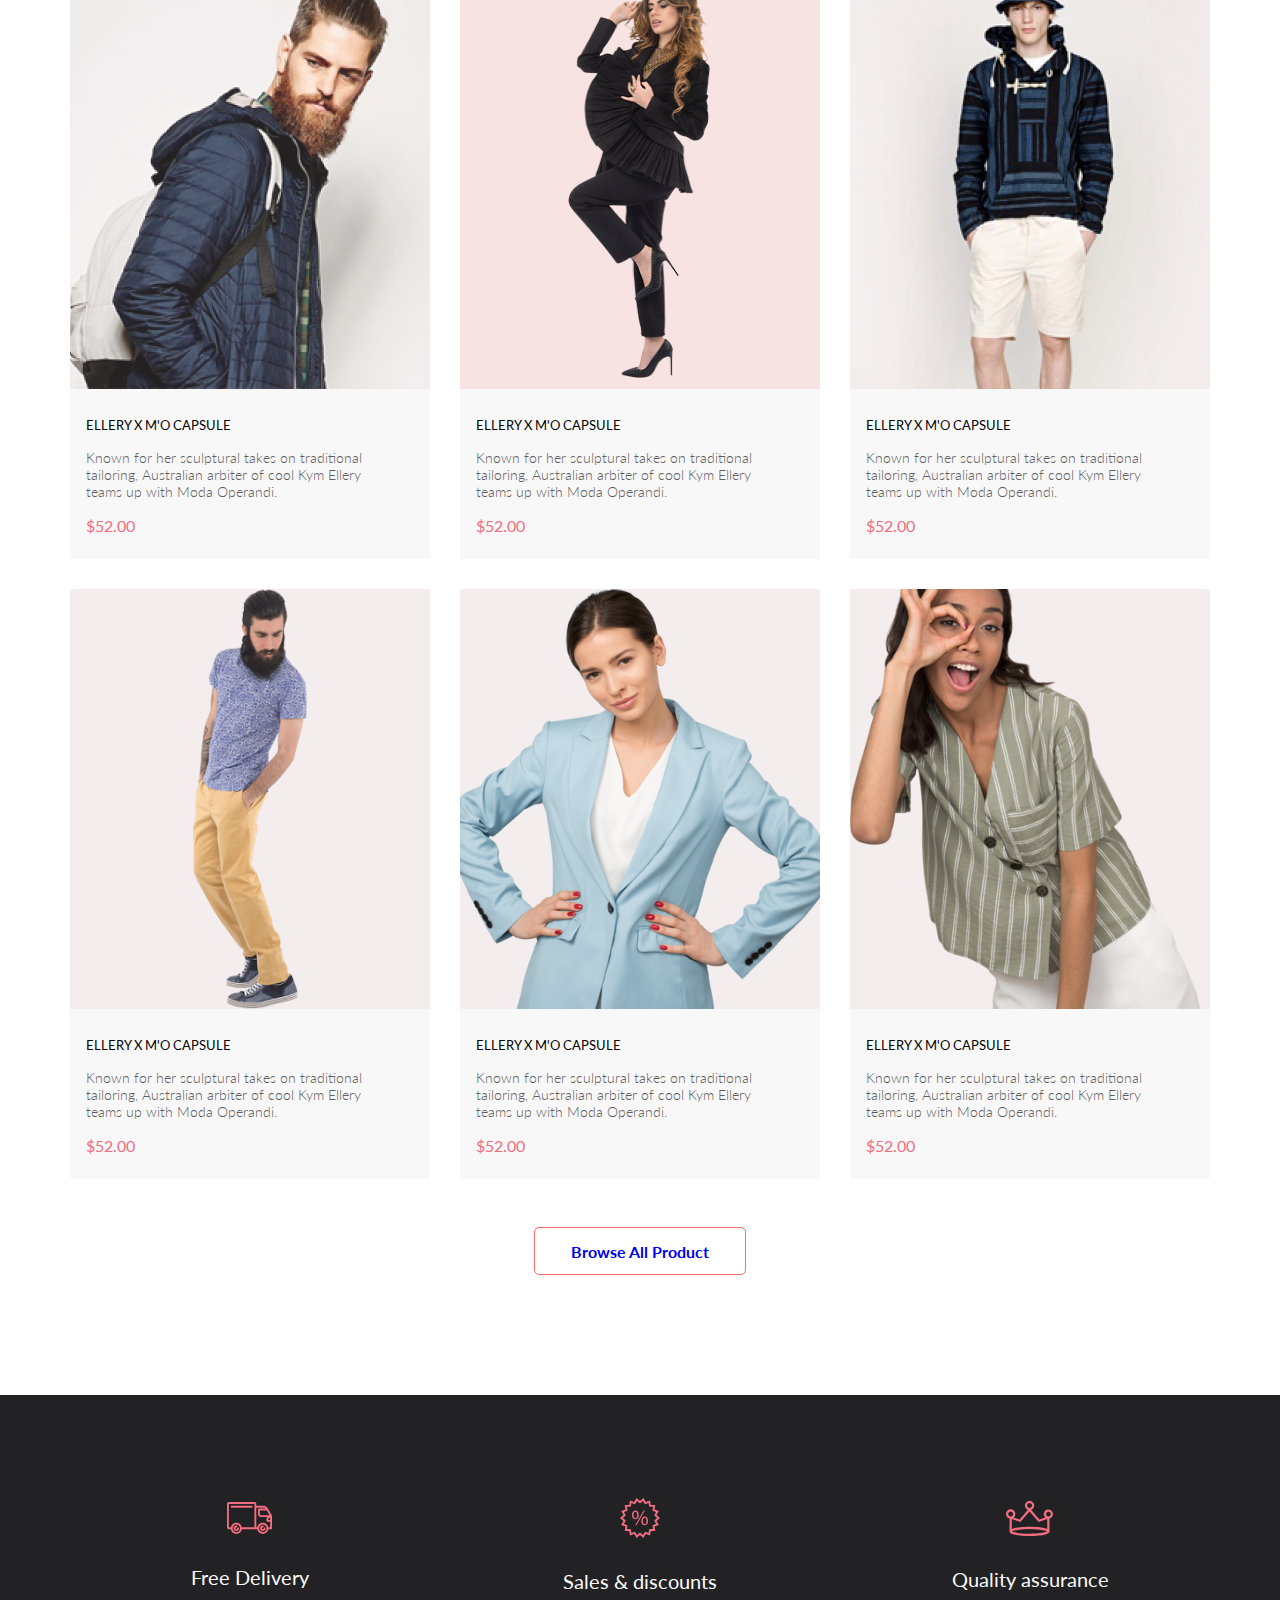
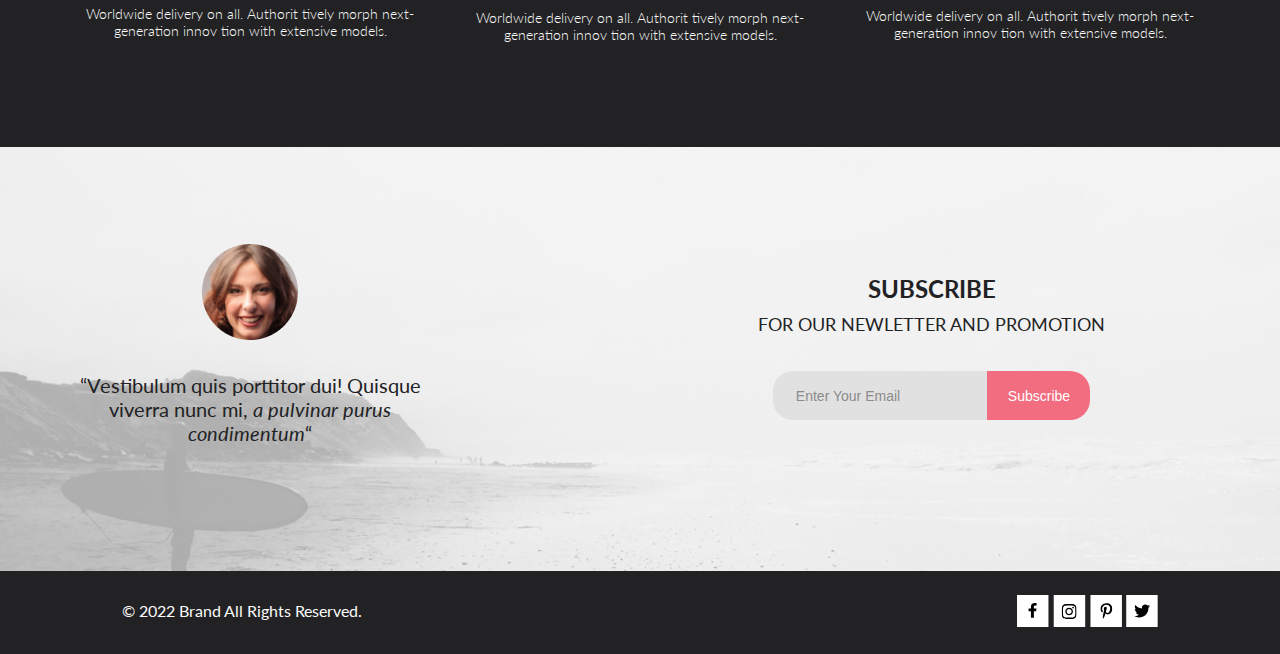
<file: hw9/index.html>
<!DOCTYPE html>
<html lang="en">

<head>
	<meta charset="UTF-8">
	<meta http-equiv="X-UA-Compatible" content="IE=edge">
	<meta name="viewport" content="width=device-width, initial-scale=1.0">
	<link href="https://fonts.googleapis.com/css2?family=Lato:wght@300;400;700;900&display=swap" rel="stylesheet">
	<link rel="stylesheet" href="css/style.css">
	<title>Project_2</title>
</head>

<body>
	<div class="top_page">
		<div class="header">

			<div class="header_logo">
				<a href="#"><img class="header_logo_item" src="img/logo_01.svg" alt="Logo"></a>
			</div>

			<div class="header_search">
				<a href="#"><img class="header_search_item" src="img/button_01.svg" alt="Seach"></a>
			</div>

			<div class="header_buttons">

				<div class="header_buttons_menu">
					<a href="#"><img class="buttons_menu_item" src="img/button_02.svg" alt="Menu"></a>
				</div>

				<div class="header_buttons_account">
					<a href="#"><img class="buttons_account_item" src="img/button_03.svg" alt="Account"></a>
				</div>

				<div class="header_buttons_buy">
					<a href="#"><img class="buttons_buy_item" src="img/button_04.svg" alt="Buy"></a>
				</div>

			</div>

		</div>

		<div class="announcement">

			<div class="announcement_pic">
				<a href="#"><img class="announcement_pic_item" src="img/head_pic.png" alt="announcement"></a>
			</div>

			<div class="announcement_info">

				<div class="vertical_column">
				</div>

				<h1 class="announcement_title">The brand
				</h1>

				<h3 class="announcement_subtitle">Of Luxerious <span class="color_subtitle">Fashion</span>
				</h3>

			</div>

		</div>

	</div>

	<div class="category">

		<div class="category_women">

			<a href="#"><img class="women_item" src="img/category_pic_01.jpg" alt="For women"></a>
			<h4 class="category_info center_pic">30% off</h4>
			<h2 class="category_for">for women</h2>

		</div>

		<div class="category_men">

			<a href="#"><img class="men_item" src="img/category_pic_02.jpg" alt="For men"></a>
			<h4 class="category_info center_pic">hot deal</h4>
			<h2 class="category_for">for men</h2>

		</div>

		<div class="category_kids">

			<a href="#"><img class="kids_item" src="img/category_pic_03.jpg" alt="For kids"></a>
			<h4 class="category_info center_pic">new arrivals</h4>
			<h2 class="category_for">for kids</h2>

		</div>

		<div class="category_accesories">

			<a href="#"><img class="accesories_item" src="img/category_pic_04.jpg" alt="Accesories"></a>
			<h4 class="category_info_accesories accesories_text">luxirous & trendy</h4>
			<h2 class="category_for_accesories">accesories</h2>

		</div>

	</div>

	<div class="catalog_info">

		<h4 class="catalog_title">
			Fetured Items
		</h4>

		<p class="catalog_title_text">
			Shop for items based on what we featured in this week
		</p>

	</div>

	<div class="catalog">

		<div class="catalog_item">

			<a href="#"><img class="item_link" src="img/catalog_001.png" alt="Item_001"></a>
			<h4 class="catalog_item_title">ELLERY X M'O CAPSULE</h4>
			<p class="catalog_item_text">Known for her sculptural takes on traditional tailoring, Australian arbiter of cool
				Kym Ellery teams up with Moda Operandi.</p>
			<h4 class="price">$52.00</h4>

		</div>

		<div class="catalog_item">

			<a href="#"><img class="item_link" src="img/catalog_002.png" alt="Item_001"></a>
			<h4 class="catalog_item_title">ELLERY X M'O CAPSULE</h4>
			<p class="catalog_item_text">Known for her sculptural takes on traditional tailoring, Australian arbiter of cool
				Kym Ellery teams up with Moda Operandi.</p>
			<h4 class="price">$52.00</h4>

		</div>

		<div class="catalog_item">

			<a href="#" class="item_link">
				<div class="item_photo">
					<img class="" src="img/catalog_003.png" alt="Item_003">
				</div>
				<h4 class="catalog_item_title">ELLERY X M'O CAPSULE</h4>
				<p class="catalog_item_text">Known for her sculptural takes on traditional tailoring, Australian arbiter of cool
					Kym Ellery teams up with Moda Operandi.</p>
				<h4 class="price">$52.00</h4>
			</a>

		</div>

		<div class="catalog_item">

			<a href="#"><img class="item_link" src="img/catalog_004.png" alt="Item_001"></a>
			<h4 class="catalog_item_title">ELLERY X M'O CAPSULE</h4>
			<p class="catalog_item_text">Known for her sculptural takes on traditional tailoring, Australian arbiter of cool
				Kym Ellery teams up with Moda Operandi.</p>
			<h4 class="price">$52.00</h4>

		</div>

		<div class="catalog_item">

			<a href="#"><img class="item_link" src="img/catalog_005.png" alt="Item_001"></a>
			<h4 class="catalog_item_title">ELLERY X M'O CAPSULE</h4>
			<p class="catalog_item_text">Known for her sculptural takes on traditional tailoring, Australian arbiter of cool
				Kym Ellery teams up with Moda Operandi.</p>
			<h4 class="price">$52.00</h4>

		</div>

		<div class="catalog_item">

			<a href="#"><img class="item_link" src="img/catalog_006.png" alt="Item_001"></a>
			<h4 class="catalog_item_title">ELLERY X M'O CAPSULE</h4>
			<p class="catalog_item_text">Known for her sculptural takes on traditional tailoring, Australian arbiter of cool
				Kym Ellery teams up with Moda Operandi.</p>
			<h4 class="price">$52.00</h4>

		</div>

	</div>

	<div class="catalog_show_all">

		<a href="#">
			<h4 class="catalog_show_all_button">Browse All Product</h4>
		</a>

	</div>

	<div class="advantages">

		<div class="advantages_item">

			<img class="advantages_img" src="img/free_delivery.svg" alt="Бесплатная доставка">
			<h4 class="advantages_title">Free Delivery</h4>
			<p class="advantages_text">Worldwide delivery on all. Authorit tively morph next-generation innov tion with
				extensive models.</p>

		</div>

		<div class="advantages_item">

			<img class="advantages_img" src="img/discounts.svg" alt="Распродажы">
			<h4 class="advantages_title">Sales & discounts</h4>
			<p class="advantages_text">Worldwide delivery on all. Authorit tively morph next-generation innov tion with
				extensive models.</p>

		</div>

		<div class="advantages_item">

			<img class="advantages_img" src="img/quality.svg" alt="Качество">
			<h4 class="advantages_title">Quality assurance</h4>
			<p class="advantages_text">Worldwide delivery on all. Authorit tively morph next-generation innov tion with
				extensive models.</p>

		</div>

	</div>

	<div class="feedback">

		<div class="feedback_comments">

			<a href="#" class="comments_link">
				<img src="img/comments.png" alt="Автор комментария" class="comments_autor">
				<p class="comments_text">
					“Vestibulum quis porttitor dui! Quisque viverra nunc mi, <span class="comments_italic">a pulvinar purus
						condimentum</span>“
				</p>
			</a>

		</div>

		<div class="feedback_form">

			<div class="form_text">

				<div class="form_title">SUBSCRIBE

				</div>

				<div class="form_subtitle">FOR OUR NEWLETTER AND PROMOTION

				</div>

			</div>

			<form class="form" action="#">

				<div class="form_subscribe">

					<input type="email" placeholder="Enter Your Email">
					<button type="submit">Subscribe</button>

				</div>

			</form>

		</div>

	</div>

	<div class="footer">

		<div class="footer_year">

			<p class="year_text">
				© 2022 Brand All Rights Reserved.
			</p>
		</div>

		<div class="footer_social">

			<a href="#">
				<img src="img/facebook.svg" alt="Facebook">
			</a>
			<a href="#">
				<img src="img/instagram.svg" alt="Instagram">
			</a>
			<a href="#">
				<img src="img/pinterest.svg" alt="Pinterest">
			</a>
			<a href="#">
				<img src="img/twitter.svg" alt="Twitter">
			</a>

		</div>

	</div>

</body>

</html>
</file>
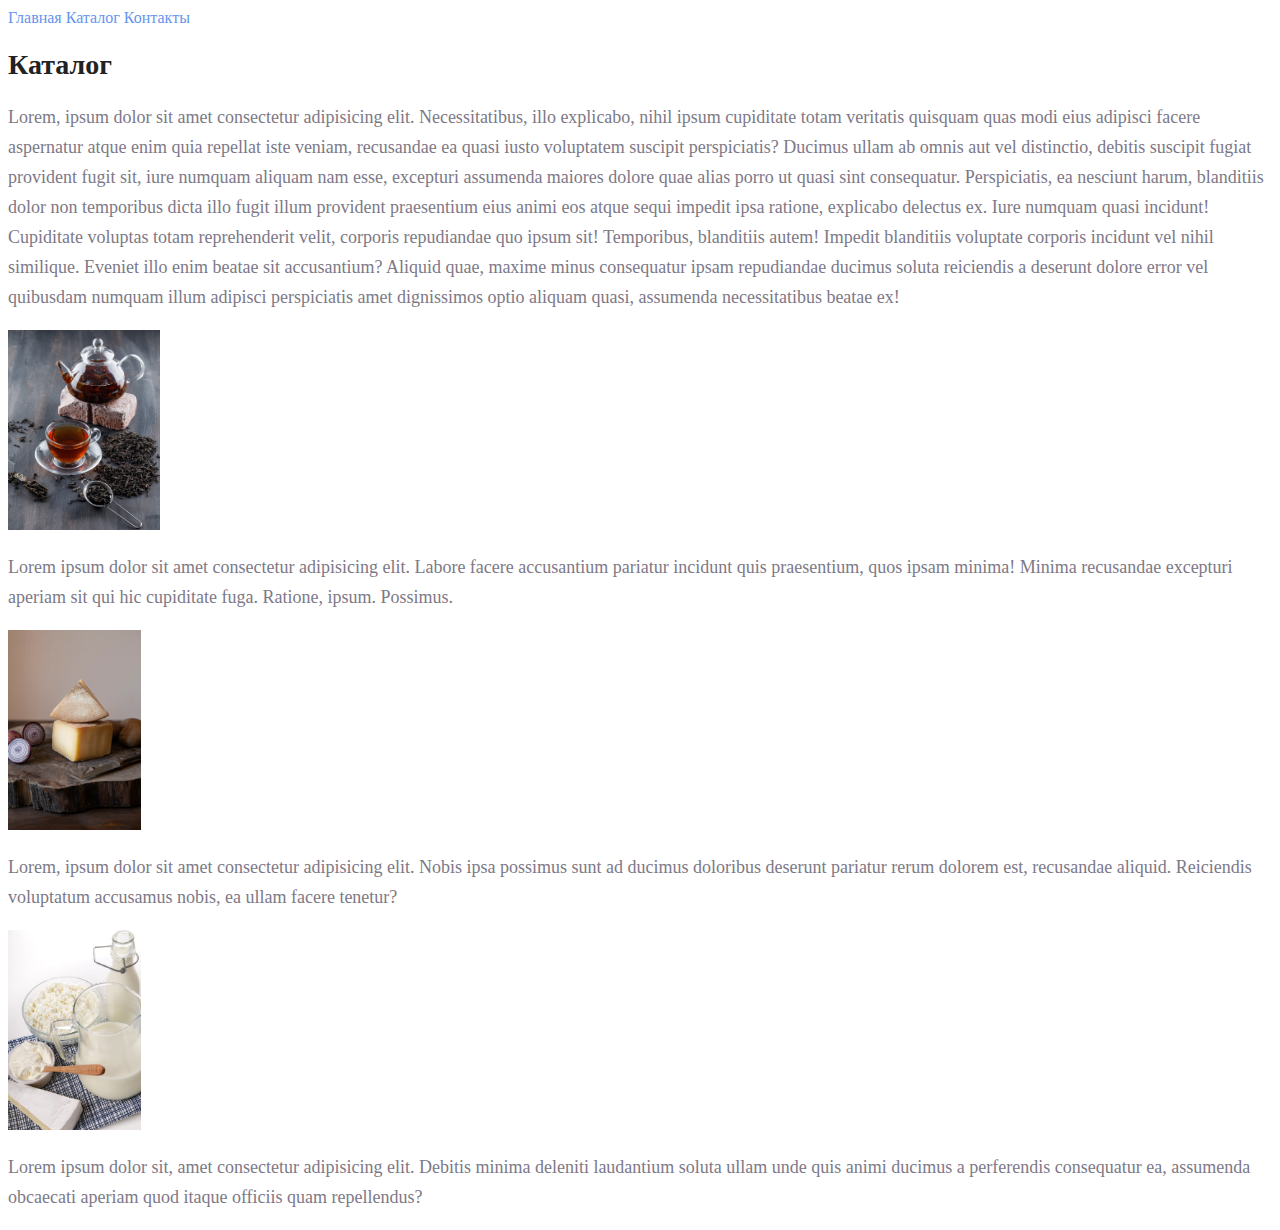
<file: hw1/catalog/catalog.html>
<!DOCTYPE html>
<html lang="en">

<head>
	<meta charset="UTF-8">
	<meta http-equiv="X-UA-Compatible" content="IE=edge">
	<meta name="viewport" content="width=device-width, initial-scale=1.0">
	<title>Catalog</title>
	<link rel="stylesheet" href="../css/style.css">
</head>

<body>
	<a class="link" href="../index.html">Главная</a>
	<a class="link" href="catalog.html">Каталог</a>
	<a class="link" href="#">Контакты</a>
	<h1 class="title">Каталог</h1>
	<p class="text">Lorem, ipsum dolor sit amet consectetur adipisicing elit. Necessitatibus, illo explicabo, nihil ipsum cupiditate
		totam veritatis quisquam quas modi eius adipisci facere aspernatur atque enim quia repellat iste veniam, recusandae
		ea quasi iusto voluptatem suscipit perspiciatis? Ducimus ullam ab omnis aut vel distinctio, debitis suscipit fugiat
		provident fugit sit, iure numquam aliquam nam esse, excepturi assumenda maiores dolore quae alias porro ut quasi
		sint consequatur. Perspiciatis, ea nesciunt harum, blanditiis dolor non temporibus dicta illo fugit illum provident
		praesentium eius animi eos atque sequi impedit ipsa ratione, explicabo delectus ex. Iure numquam quasi incidunt!
		Cupiditate voluptas totam reprehenderit velit, corporis repudiandae quo ipsum sit! Temporibus, blanditiis autem!
		Impedit blanditiis voluptate corporis incidunt vel nihil similique. Eveniet illo enim beatae sit accusantium?
		Aliquid quae, maxime minus consequatur ipsam repudiandae ducimus soluta reiciendis a deserunt dolore error vel
		quibusdam numquam illum adipisci perspiciatis amet dignissimos optio aliquam quasi, assumenda necessitatibus beatae
		ex!</p>
	<div>
		<img class="" src="../img/black-tea.webp" alt="Чёрный чай" height="200">
		<p class="text">Lorem ipsum dolor sit amet consectetur adipisicing elit. Labore facere accusantium pariatur incidunt quis
			praesentium, quos ipsam minima! Minima recusandae excepturi aperiam sit qui hic cupiditate fuga. Ratione, ipsum.
			Possimus.</p>
	</div>
	<div>
		<img class="" src="../img/cheese.webp" alt="Сыр" height="200">
		<p class="text">Lorem, ipsum dolor sit amet consectetur adipisicing elit. Nobis ipsa possimus sunt ad ducimus doloribus deserunt
			pariatur rerum dolorem est, recusandae aliquid. Reiciendis voluptatum accusamus nobis, ea ullam facere tenetur?
		</p>
	</div>
	<div>
		<img class="" src="../img/milk-products.webp" alt="Продукты из молока" height="200">
		<p class="text">Lorem ipsum dolor sit, amet consectetur adipisicing elit. Debitis minima deleniti laudantium soluta ullam unde
			quis animi ducimus a perferendis consequatur ea, assumenda obcaecati aperiam quod itaque officiis quam
			repellendus?</p>
	</div>


</body>

</html>
</file>
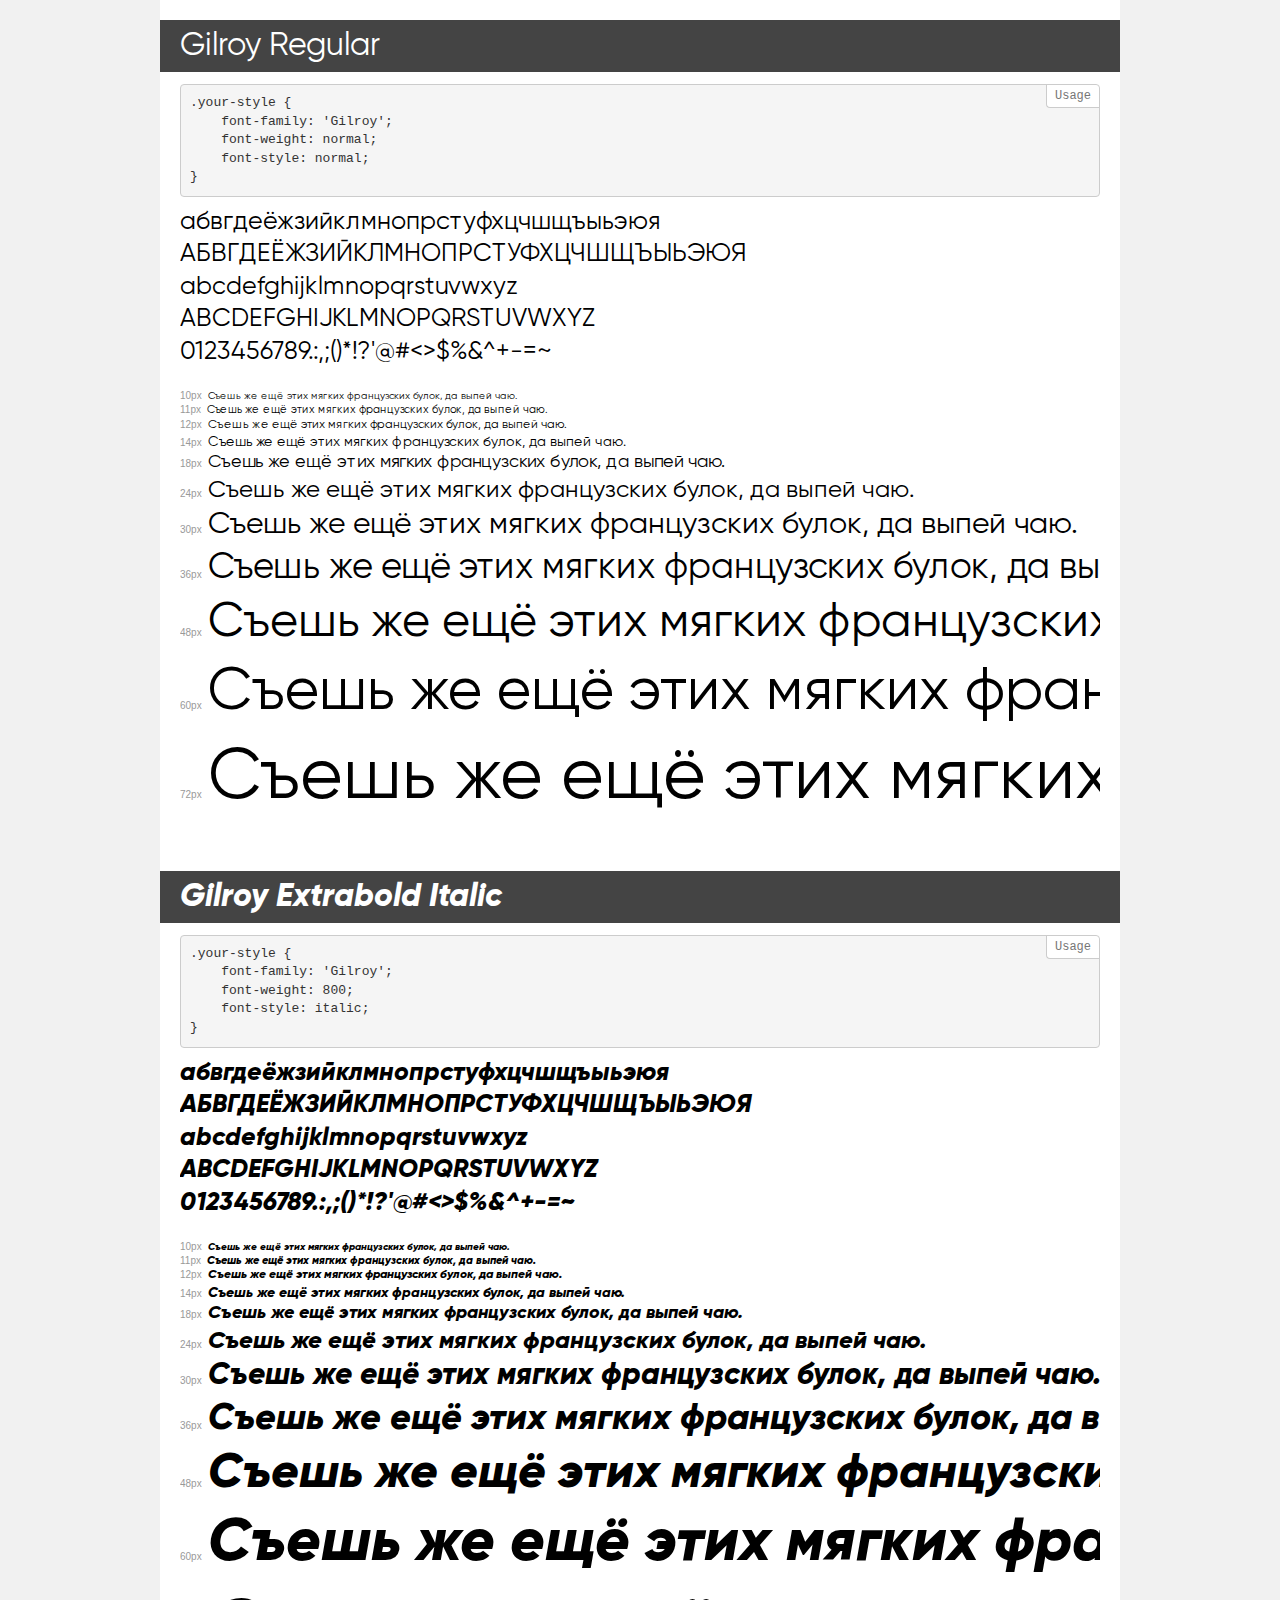
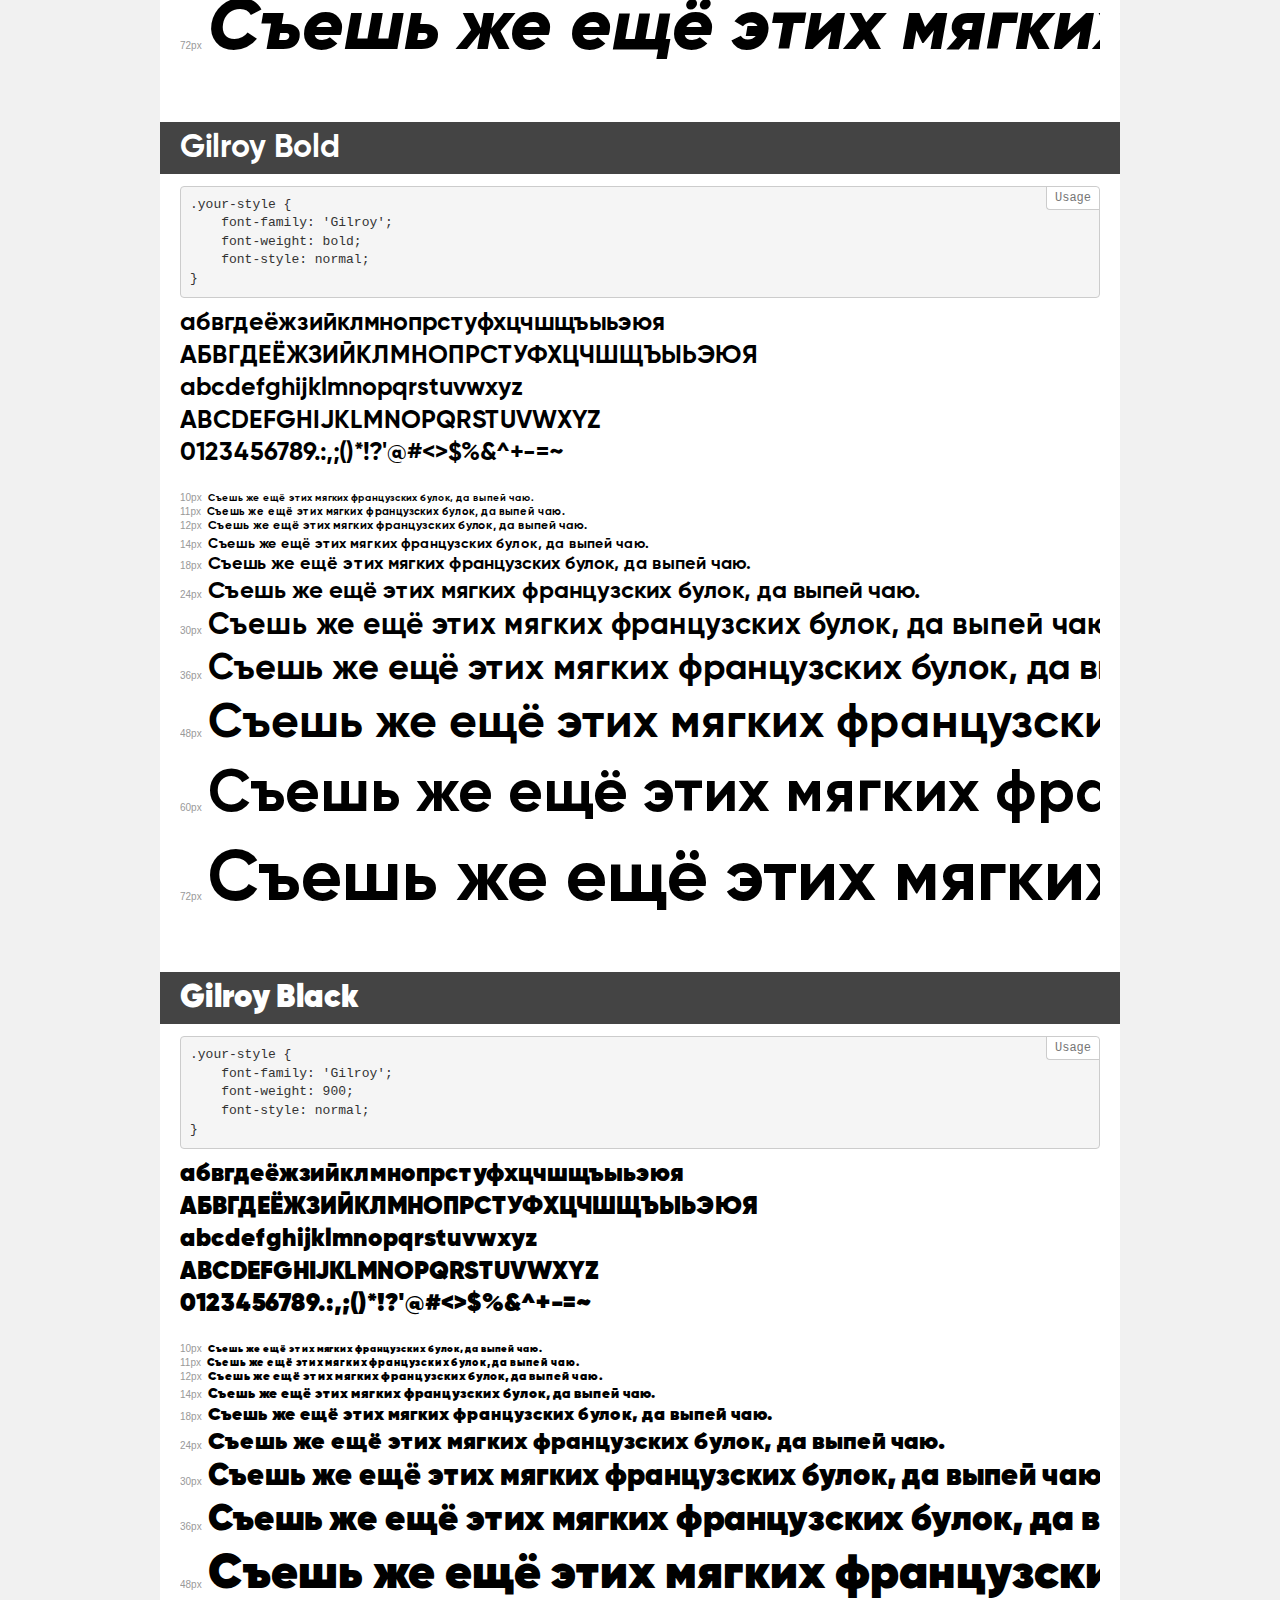
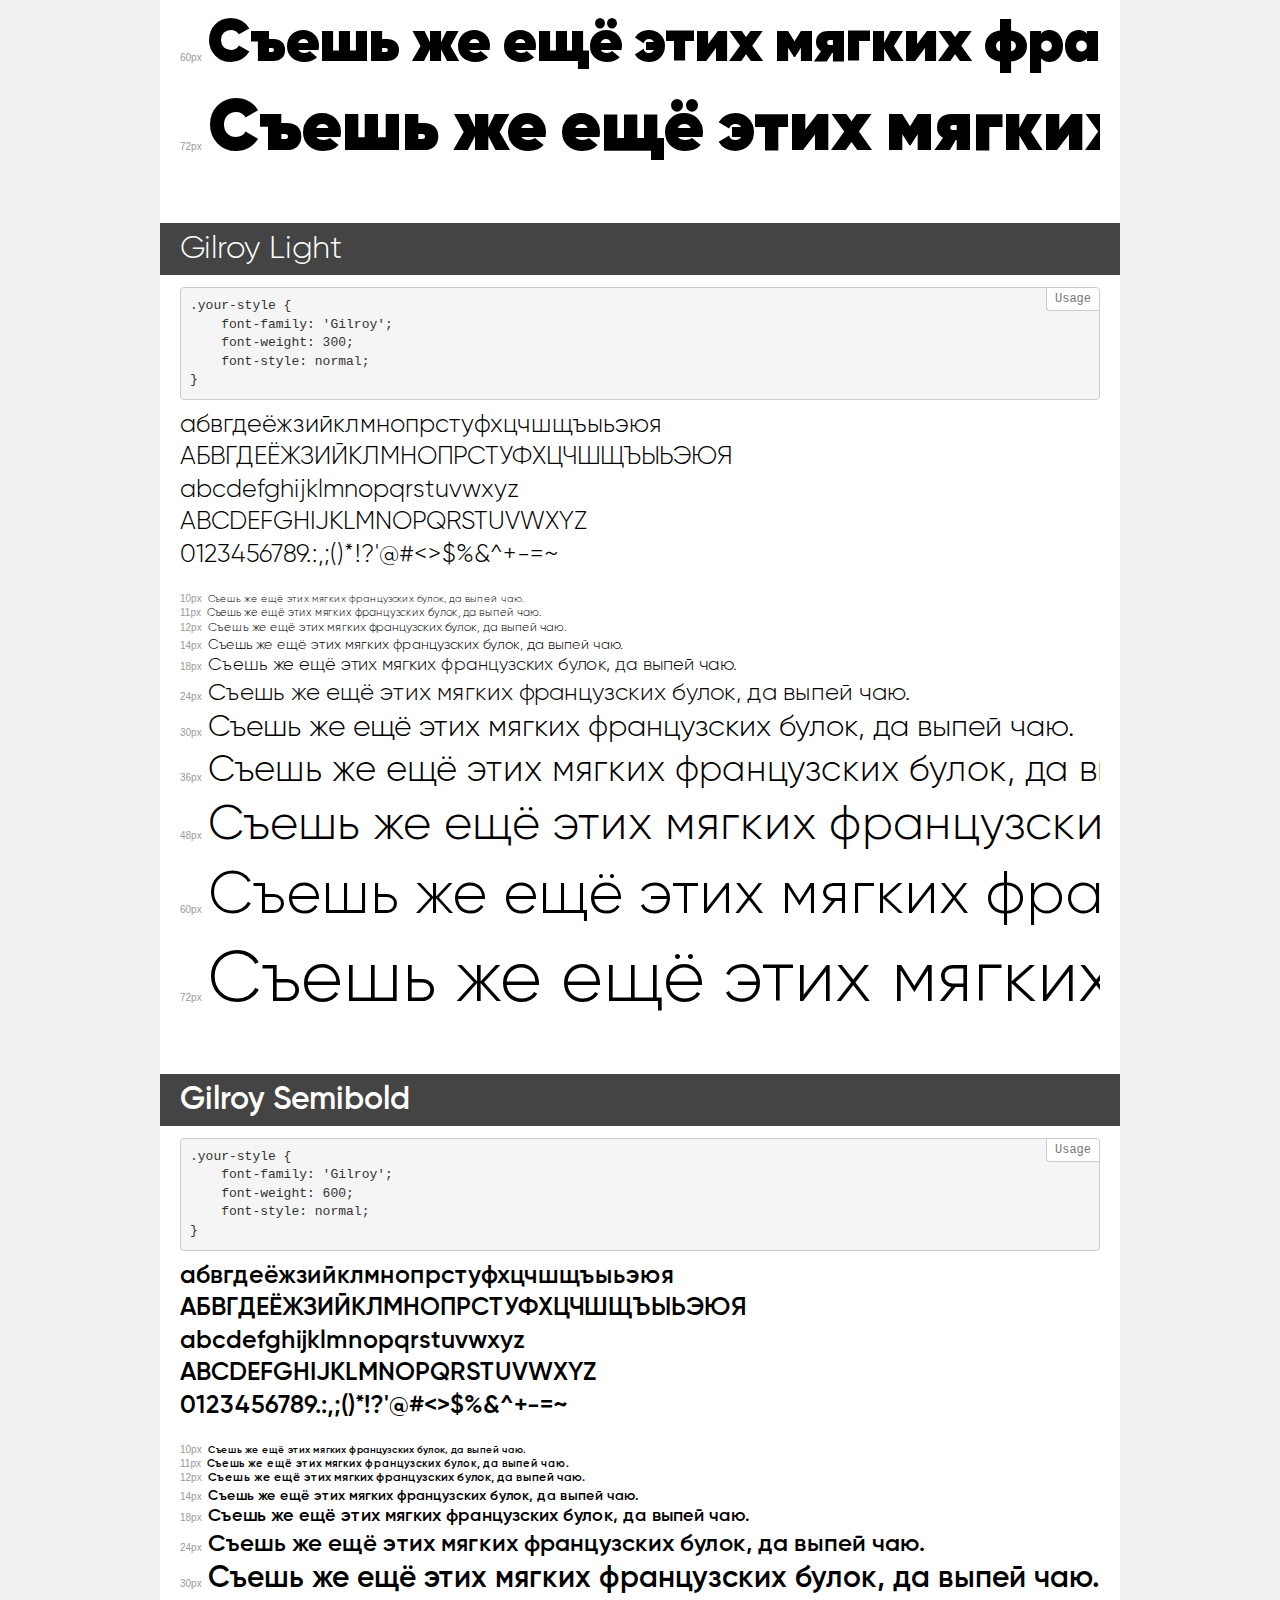
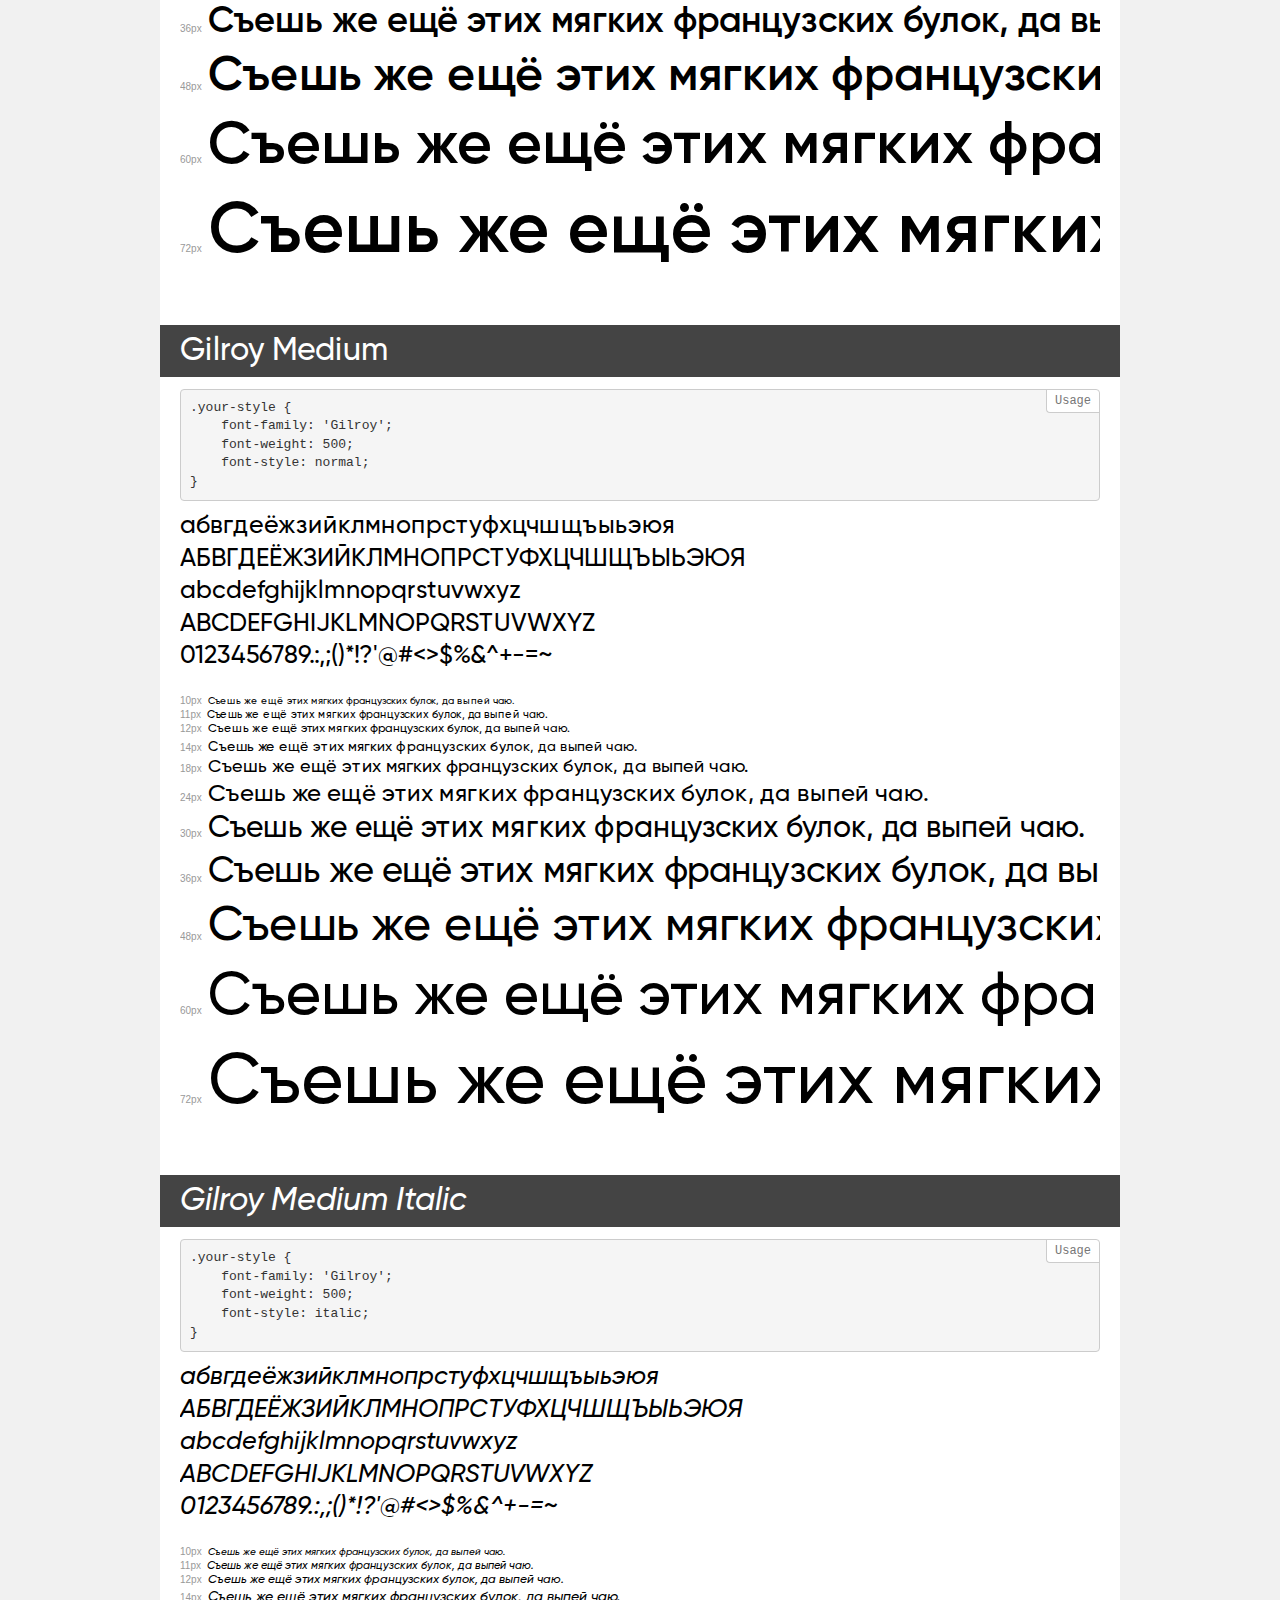
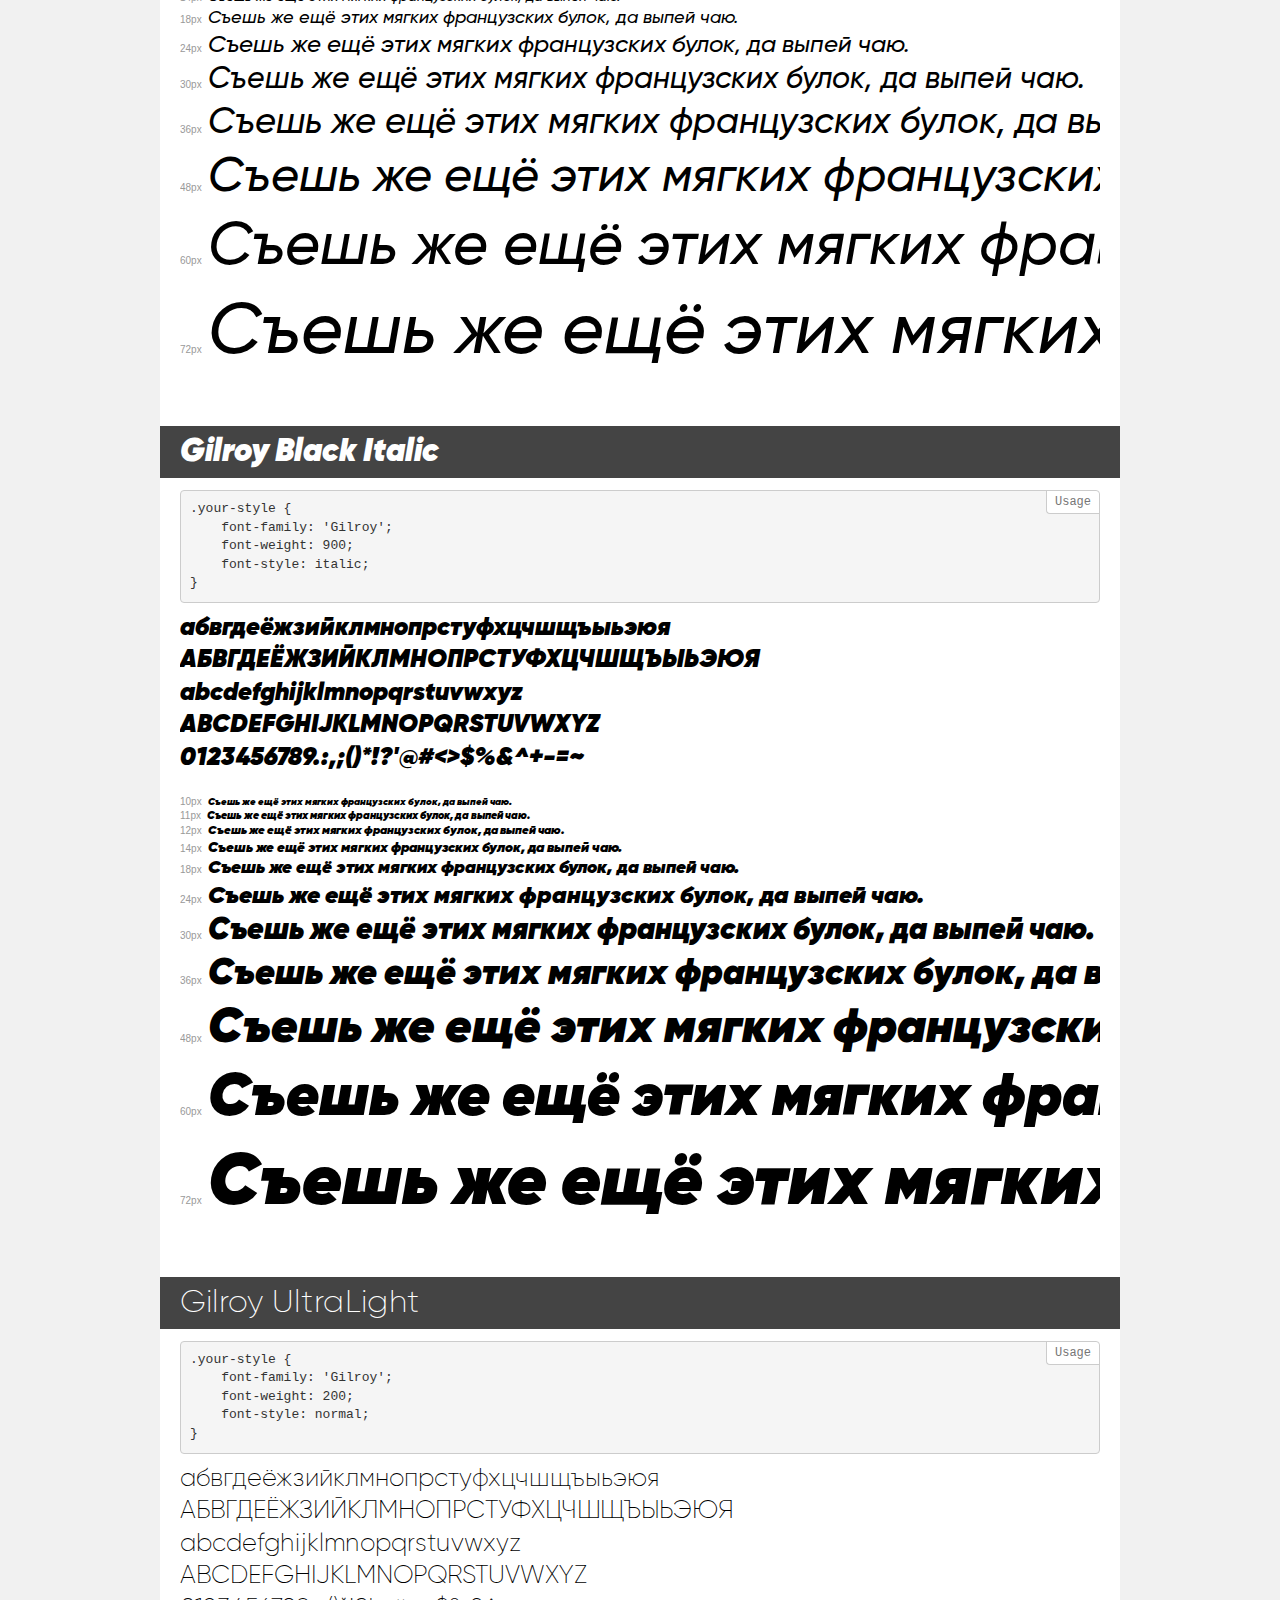
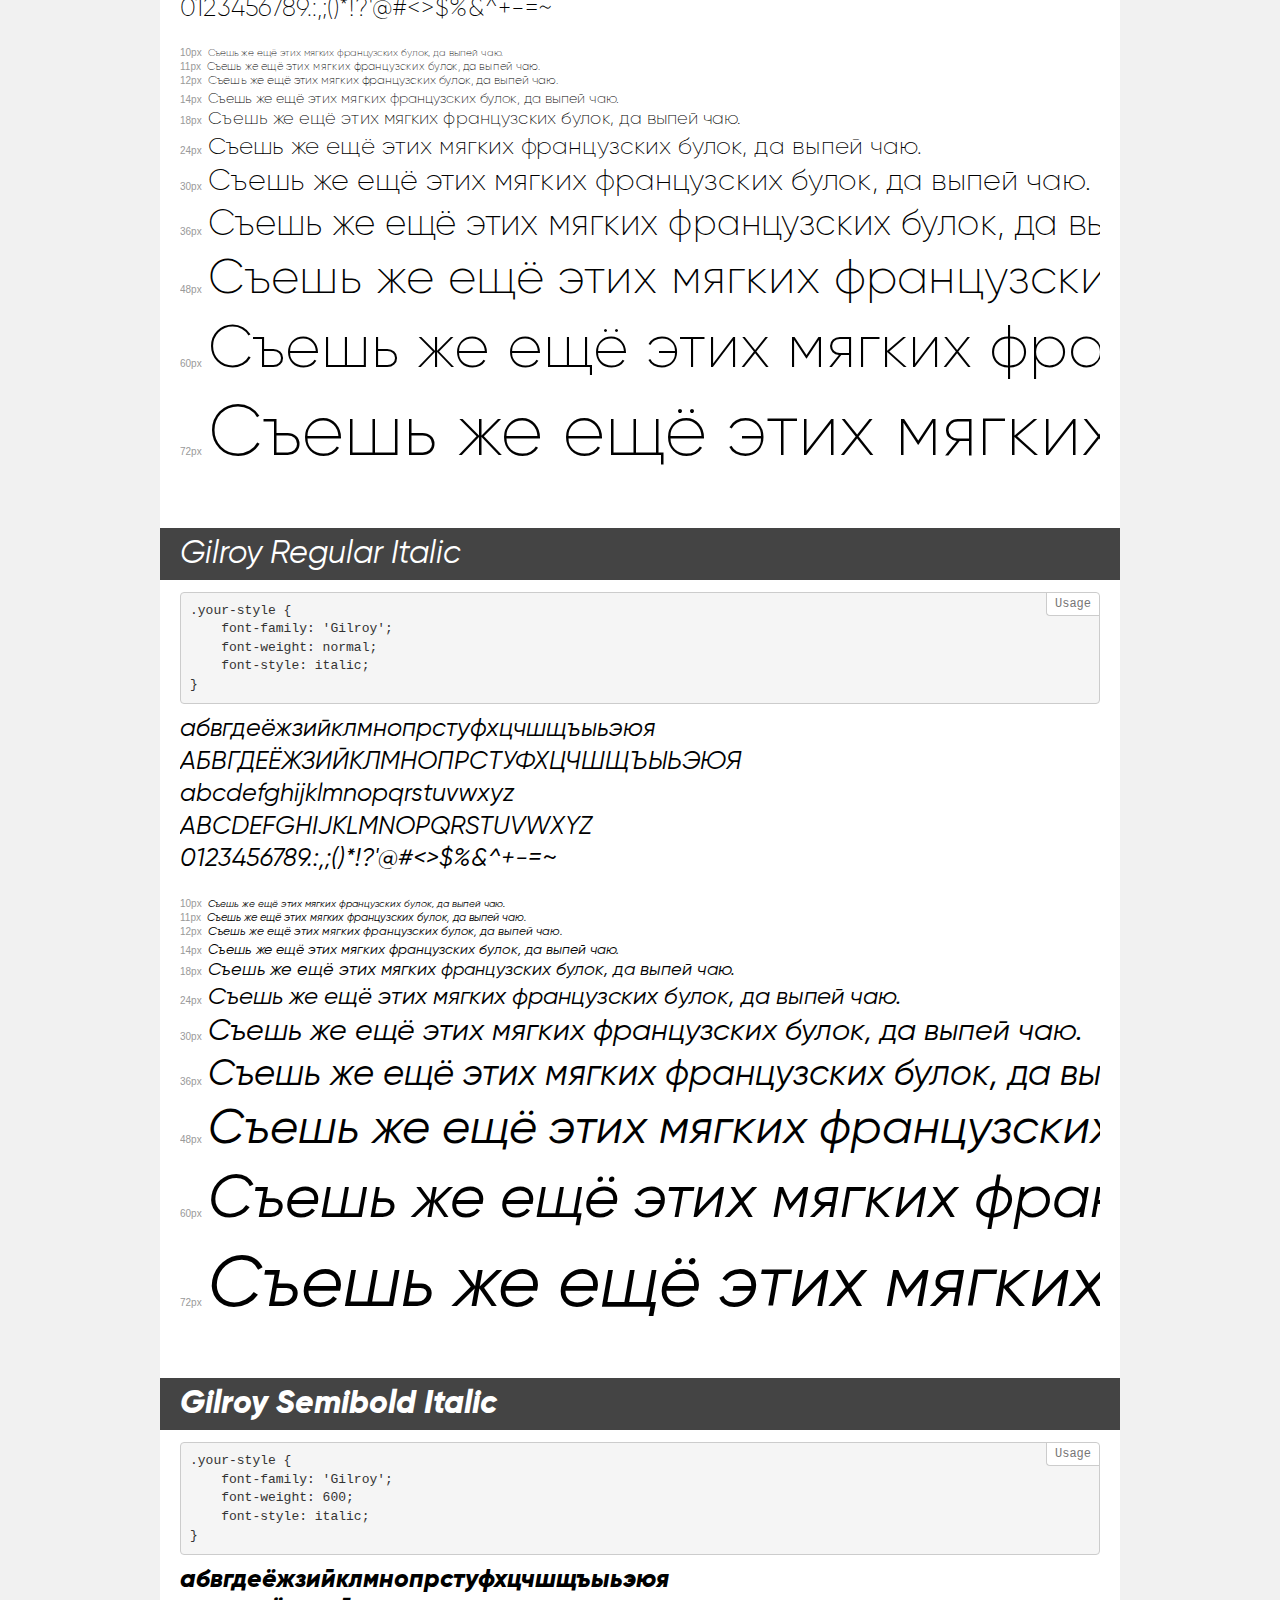
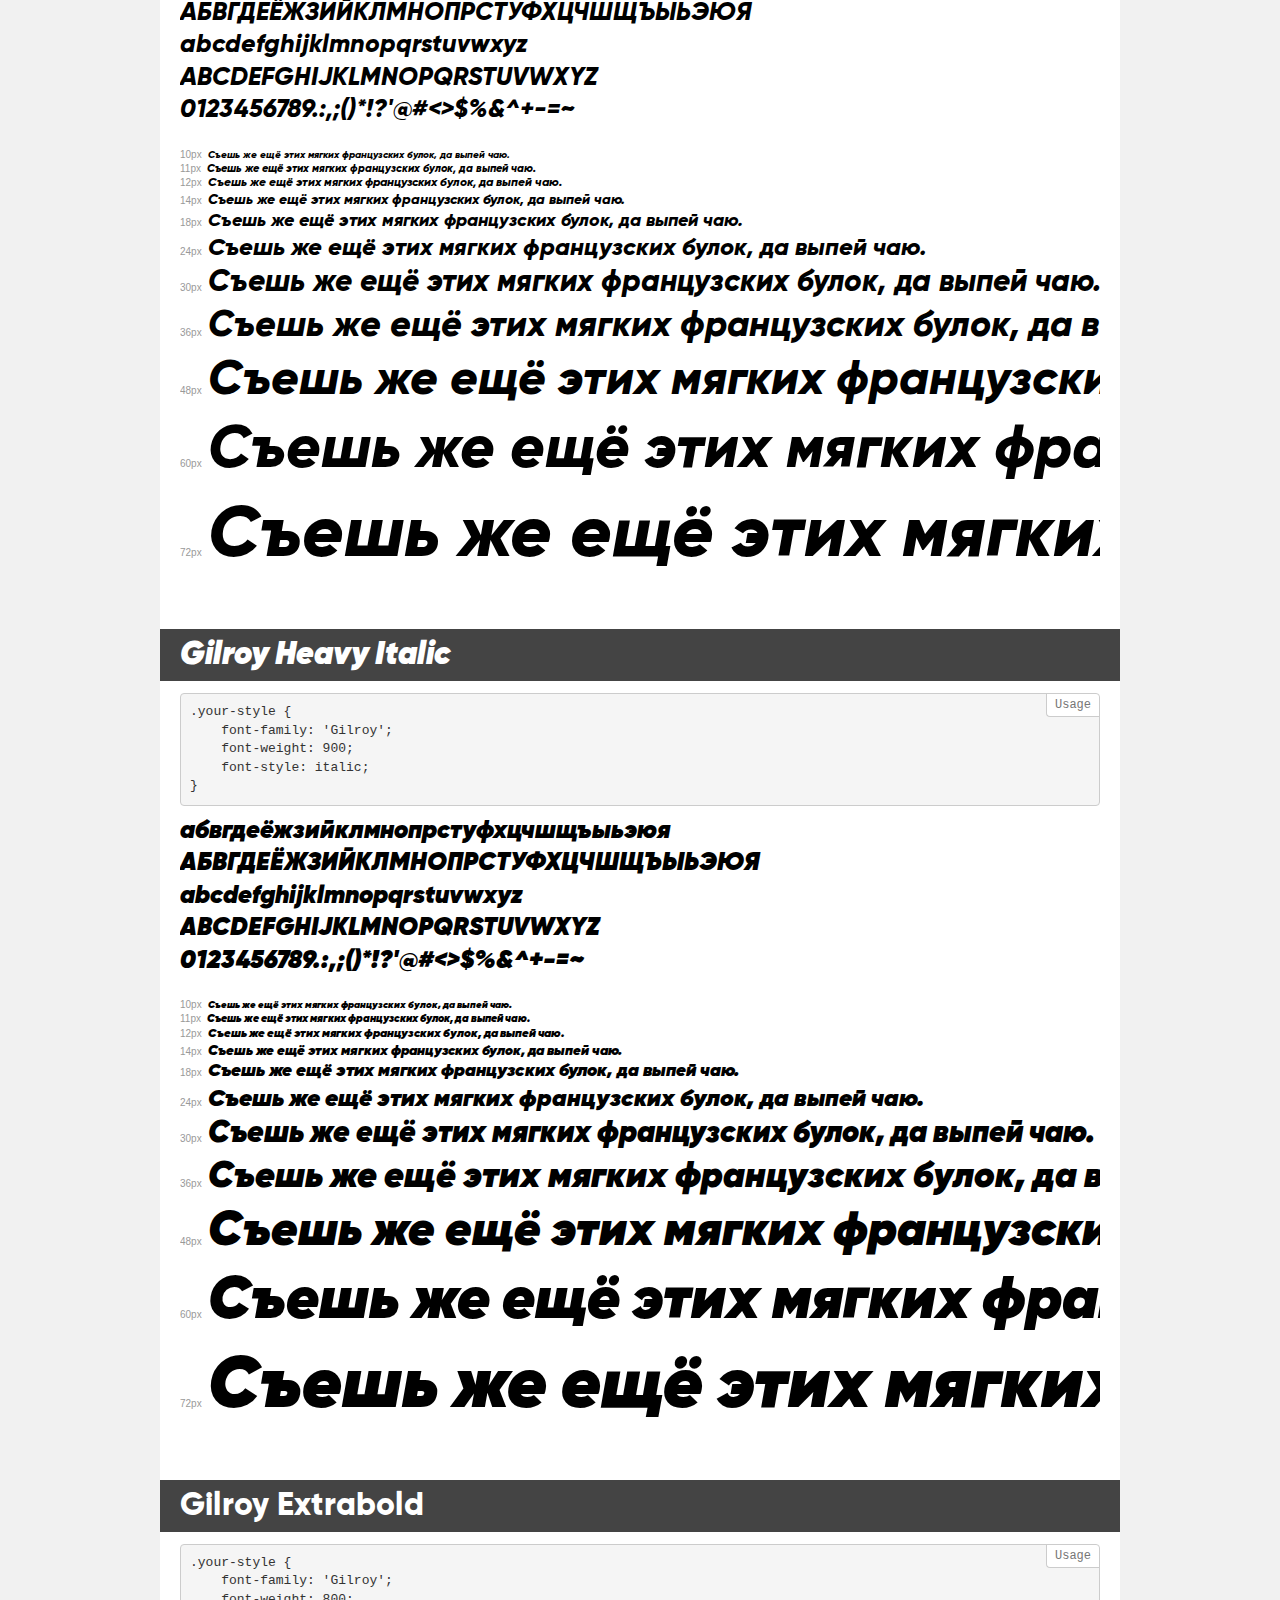
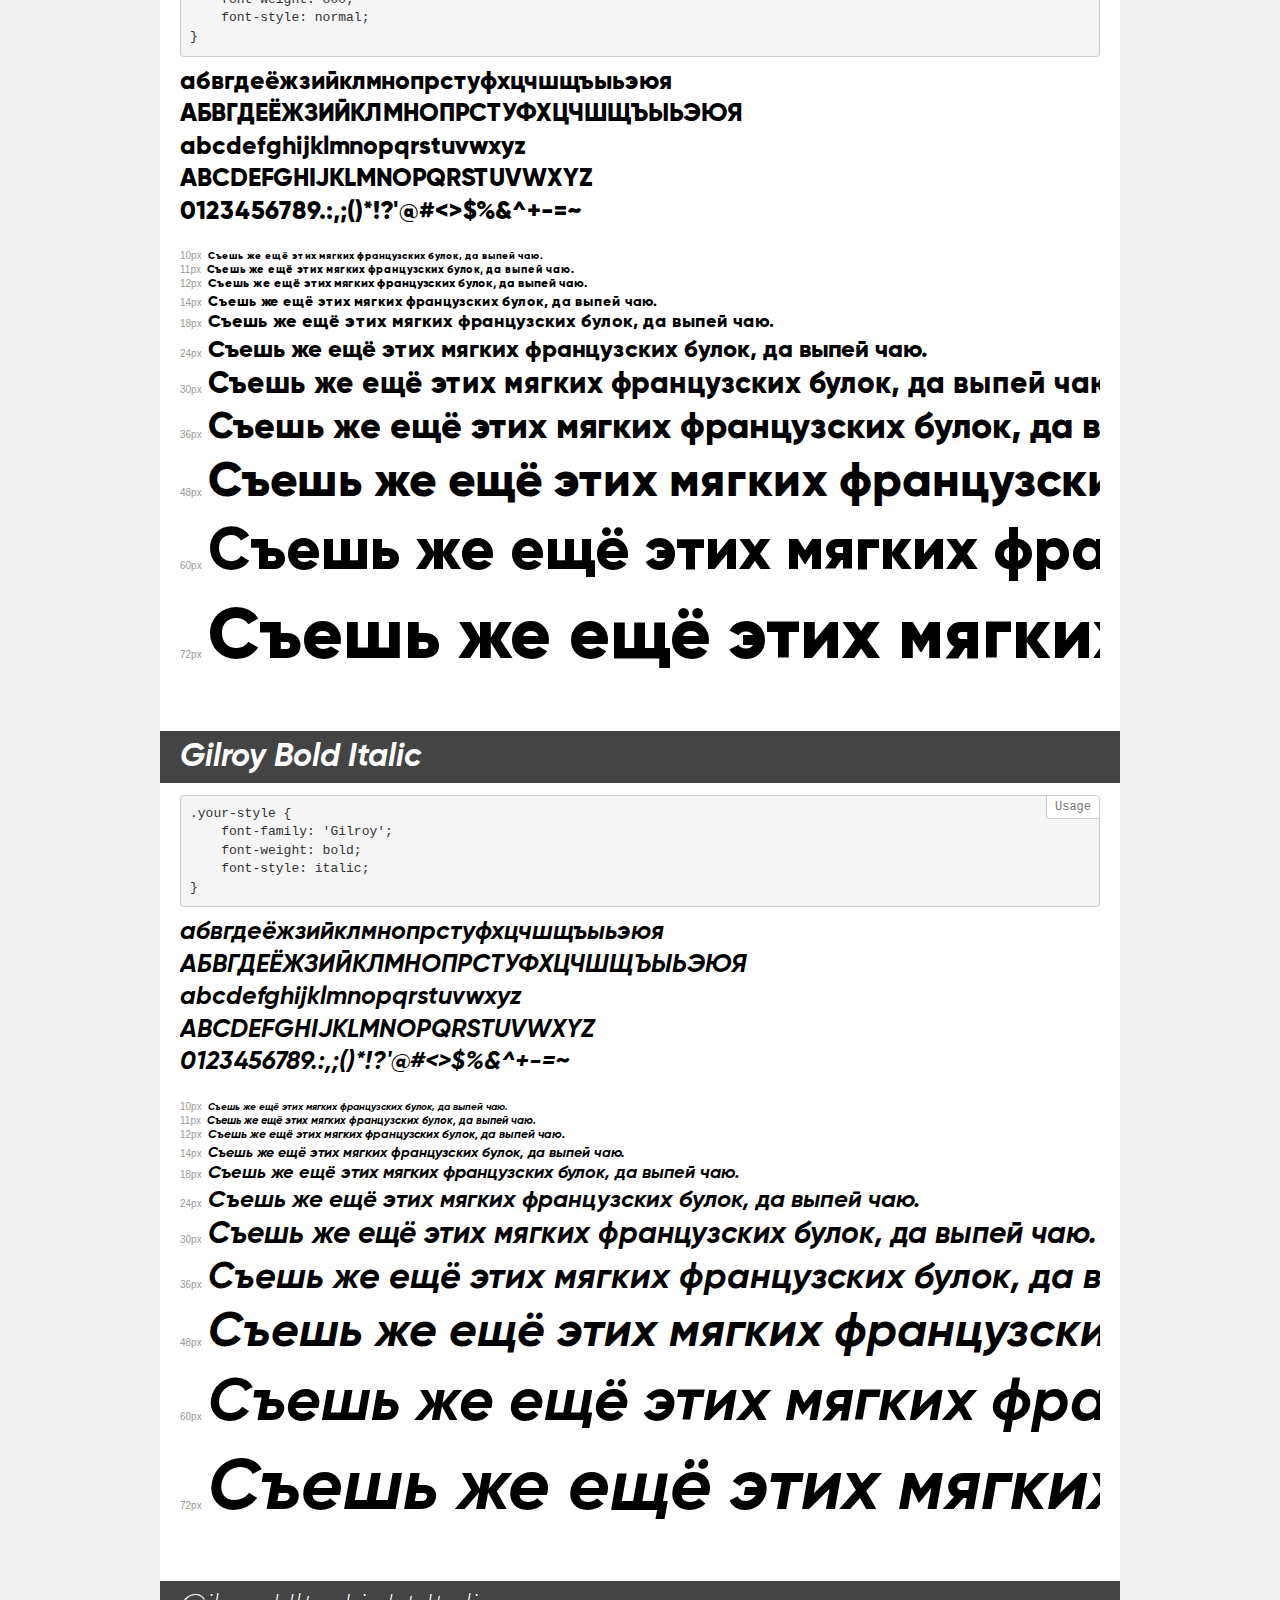
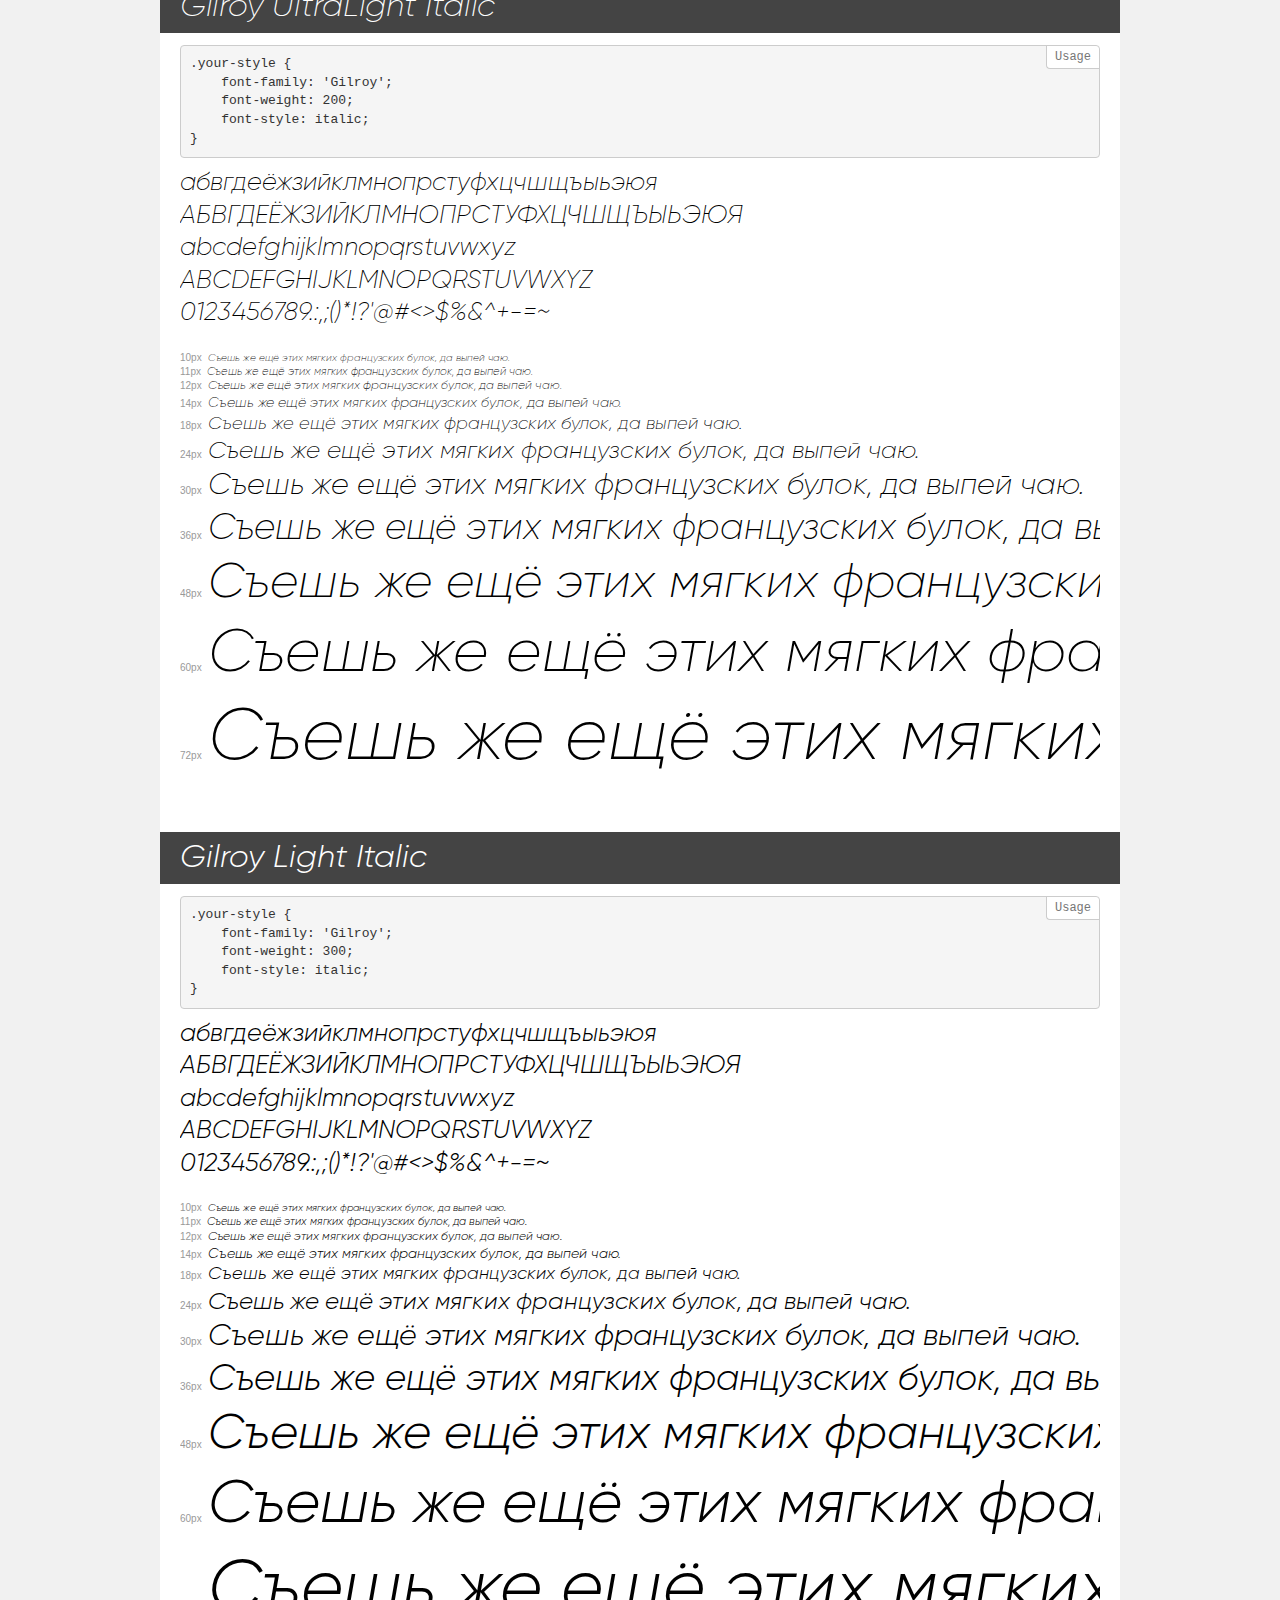
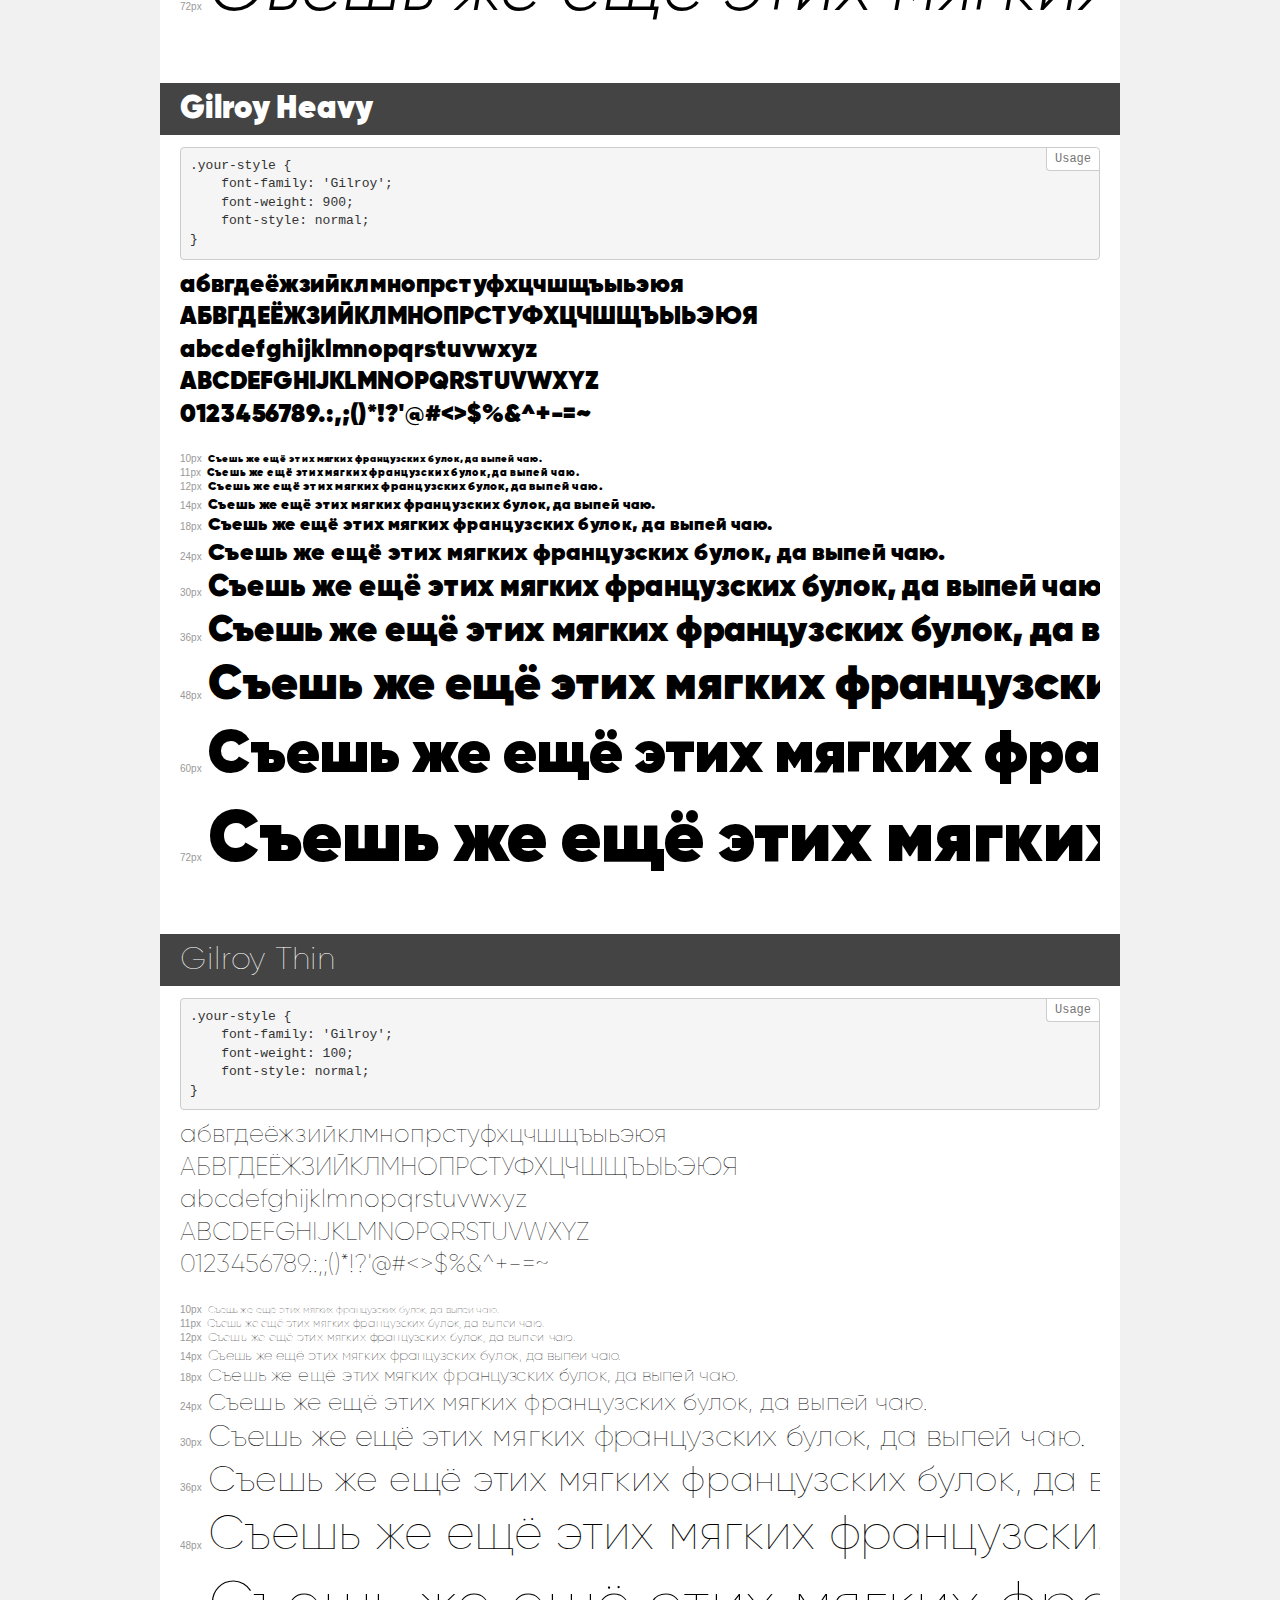
<file: hw5/fonts/demo.html>
<!DOCTYPE html>
<html>
<head>
    <meta charset="utf-8">
    <meta http-equiv="X-UA-Compatible" content="IE=edge">
    <meta name="viewport" content="width=device-width, initial-scale=1">
    <meta name="robots" content="noindex, noarchive">
    <meta name="format-detection" content="telephone=no">
    <title>Transfonter demo</title>
    <link href="stylesheet.css" rel="stylesheet">
    <style>
        /*
        http://meyerweb.com/eric/tools/css/reset/
        v2.0 | 20110126
        License: none (public domain)
        */
        html, body, div, span, applet, object, iframe,
        h1, h2, h3, h4, h5, h6, p, blockquote, pre,
        a, abbr, acronym, address, big, cite, code,
        del, dfn, em, img, ins, kbd, q, s, samp,
        small, strike, strong, sub, sup, tt, var,
        b, u, i, center,
        dl, dt, dd, ol, ul, li,
        fieldset, form, label, legend,
        table, caption, tbody, tfoot, thead, tr, th, td,
        article, aside, canvas, details, embed,
        figure, figcaption, footer, header, hgroup,
        menu, nav, output, ruby, section, summary,
        time, mark, audio, video {
            margin: 0;
            padding: 0;
            border: 0;
            font-size: 100%;
            font: inherit;
            vertical-align: baseline;
        }
        /* HTML5 display-role reset for older browsers */
        article, aside, details, figcaption, figure,
        footer, header, hgroup, menu, nav, section {
            display: block;
        }
        body {
            line-height: 1;
        }
        ol, ul {
            list-style: none;
        }
        blockquote, q {
            quotes: none;
        }
        blockquote:before, blockquote:after,
        q:before, q:after {
            content: '';
            content: none;
        }
        table {
            border-collapse: collapse;
            border-spacing: 0;
        }
        /* common styles */
        body {
            background: #f1f1f1;
            color: #000;
        }
        .page {
            background: #fff;
            width: 920px;
            margin: 0 auto;
            padding: 20px 20px 0 20px;
            overflow: hidden;
        }
        .font-container {
            overflow-x: auto;
            overflow-y: hidden;
            margin-bottom: 40px;
            line-height: 1.3;
            white-space: nowrap;
            padding-bottom: 5px;
        }
        h1 {
            position: relative;
            background: #444;
            font-size: 32px;
            color: #fff;
            padding: 10px 20px;
            margin: 0 -20px 12px -20px;
        }
        .letters {
            font-size: 25px;
            margin-bottom: 20px;
        }
        .s10:before {
            content: '10px';
        }
        .s11:before {
            content: '11px';
        }
        .s12:before {
            content: '12px';
        }
        .s14:before {
            content: '14px';
        }
        .s18:before {
            content: '18px';
        }
        .s24:before {
            content: '24px';
        }
        .s30:before {
            content: '30px';
        }
        .s36:before {
            content: '36px';
        }
        .s48:before {
            content: '48px';
        }
        .s60:before {
            content: '60px';
        }
        .s72:before {
            content: '72px';
        }
        .s10:before, .s11:before, .s12:before, .s14:before,
        .s18:before, .s24:before, .s30:before, .s36:before,
        .s48:before, .s60:before, .s72:before {
            font-family: Arial, sans-serif;
            font-size: 10px;
            font-weight: normal;
            font-style: normal;
            color: #999;
            padding-right: 6px;
        }
        pre {
            display: block;
            position: relative;
            padding: 9px;
            margin: 0 0 10px;
            font-family: Monaco, Menlo, Consolas, "Courier New", monospace !important;
            font-size: 13px;
            line-height: 1.428571429;
            color: #333;
            font-weight: normal !important;
            font-style: normal !important;
            background-color: #f5f5f5;
            border: 1px solid #ccc;
            overflow-x: auto;
            border-radius: 4px;
        }
        pre:after {
            display: block;
            position: absolute;
            right: 0;
            top: 0;
            content: 'Usage';
            line-height: 1;
            padding: 5px 8px;
            font-size: 12px;
            color: #767676;
            background-color: #fff;
            border: 1px solid #ccc;
            border-right: none;
            border-top: none;
            border-radius: 0 4px 0 4px;
            z-index: 10;
        }
        /* responsive */
        @media (max-width: 959px) {
            .page {
                width: auto;
                margin: 0;
            }
        }
    </style>
</head>
<body>
<div class="page">
    <div class="demo" style="font-family: 'Gilroy'; font-weight: normal; font-style: normal;">
        <h1>Gilroy Regular</h1>
        <pre>.your-style {
    font-family: 'Gilroy';
    font-weight: normal;
    font-style: normal;
}</pre>
        <div class="font-container">
            <p class="letters">
                абвгдеёжзийклмнопрстуфхцчшщъыьэюя<br>
АБВГДЕЁЖЗИЙКЛМНОПРСТУФХЦЧШЩЪЫЬЭЮЯ<br>
abcdefghijklmnopqrstuvwxyz<br>
ABCDEFGHIJKLMNOPQRSTUVWXYZ<br>
                0123456789.:,;()*!?'@#<>$%&^+-=~
            </p>
            <p class="s10" style="font-size: 10px;">Съешь же ещё этих мягких французских булок, да выпей чаю.</p>
            <p class="s11" style="font-size: 11px;">Съешь же ещё этих мягких французских булок, да выпей чаю.</p>
            <p class="s12" style="font-size: 12px;">Съешь же ещё этих мягких французских булок, да выпей чаю.</p>
            <p class="s14" style="font-size: 14px;">Съешь же ещё этих мягких французских булок, да выпей чаю.</p>
            <p class="s18" style="font-size: 18px;">Съешь же ещё этих мягких французских булок, да выпей чаю.</p>
            <p class="s24" style="font-size: 24px;">Съешь же ещё этих мягких французских булок, да выпей чаю.</p>
            <p class="s30" style="font-size: 30px;">Съешь же ещё этих мягких французских булок, да выпей чаю.</p>
            <p class="s36" style="font-size: 36px;">Съешь же ещё этих мягких французских булок, да выпей чаю.</p>
            <p class="s48" style="font-size: 48px;">Съешь же ещё этих мягких французских булок, да выпей чаю.</p>
            <p class="s60" style="font-size: 60px;">Съешь же ещё этих мягких французских булок, да выпей чаю.</p>
            <p class="s72" style="font-size: 72px;">Съешь же ещё этих мягких французских булок, да выпей чаю.</p>
        </div>
    </div>
    <div class="demo" style="font-family: 'Gilroy'; font-weight: 800; font-style: italic;">
        <h1>Gilroy Extrabold Italic</h1>
        <pre>.your-style {
    font-family: 'Gilroy';
    font-weight: 800;
    font-style: italic;
}</pre>
        <div class="font-container">
            <p class="letters">
                абвгдеёжзийклмнопрстуфхцчшщъыьэюя<br>
АБВГДЕЁЖЗИЙКЛМНОПРСТУФХЦЧШЩЪЫЬЭЮЯ<br>
abcdefghijklmnopqrstuvwxyz<br>
ABCDEFGHIJKLMNOPQRSTUVWXYZ<br>
                0123456789.:,;()*!?'@#<>$%&^+-=~
            </p>
            <p class="s10" style="font-size: 10px;">Съешь же ещё этих мягких французских булок, да выпей чаю.</p>
            <p class="s11" style="font-size: 11px;">Съешь же ещё этих мягких французских булок, да выпей чаю.</p>
            <p class="s12" style="font-size: 12px;">Съешь же ещё этих мягких французских булок, да выпей чаю.</p>
            <p class="s14" style="font-size: 14px;">Съешь же ещё этих мягких французских булок, да выпей чаю.</p>
            <p class="s18" style="font-size: 18px;">Съешь же ещё этих мягких французских булок, да выпей чаю.</p>
            <p class="s24" style="font-size: 24px;">Съешь же ещё этих мягких французских булок, да выпей чаю.</p>
            <p class="s30" style="font-size: 30px;">Съешь же ещё этих мягких французских булок, да выпей чаю.</p>
            <p class="s36" style="font-size: 36px;">Съешь же ещё этих мягких французских булок, да выпей чаю.</p>
            <p class="s48" style="font-size: 48px;">Съешь же ещё этих мягких французских булок, да выпей чаю.</p>
            <p class="s60" style="font-size: 60px;">Съешь же ещё этих мягких французских булок, да выпей чаю.</p>
            <p class="s72" style="font-size: 72px;">Съешь же ещё этих мягких французских булок, да выпей чаю.</p>
        </div>
    </div>
    <div class="demo" style="font-family: 'Gilroy'; font-weight: bold; font-style: normal;">
        <h1>Gilroy Bold</h1>
        <pre>.your-style {
    font-family: 'Gilroy';
    font-weight: bold;
    font-style: normal;
}</pre>
        <div class="font-container">
            <p class="letters">
                абвгдеёжзийклмнопрстуфхцчшщъыьэюя<br>
АБВГДЕЁЖЗИЙКЛМНОПРСТУФХЦЧШЩЪЫЬЭЮЯ<br>
abcdefghijklmnopqrstuvwxyz<br>
ABCDEFGHIJKLMNOPQRSTUVWXYZ<br>
                0123456789.:,;()*!?'@#<>$%&^+-=~
            </p>
            <p class="s10" style="font-size: 10px;">Съешь же ещё этих мягких французских булок, да выпей чаю.</p>
            <p class="s11" style="font-size: 11px;">Съешь же ещё этих мягких французских булок, да выпей чаю.</p>
            <p class="s12" style="font-size: 12px;">Съешь же ещё этих мягких французских булок, да выпей чаю.</p>
            <p class="s14" style="font-size: 14px;">Съешь же ещё этих мягких французских булок, да выпей чаю.</p>
            <p class="s18" style="font-size: 18px;">Съешь же ещё этих мягких французских булок, да выпей чаю.</p>
            <p class="s24" style="font-size: 24px;">Съешь же ещё этих мягких французских булок, да выпей чаю.</p>
            <p class="s30" style="font-size: 30px;">Съешь же ещё этих мягких французских булок, да выпей чаю.</p>
            <p class="s36" style="font-size: 36px;">Съешь же ещё этих мягких французских булок, да выпей чаю.</p>
            <p class="s48" style="font-size: 48px;">Съешь же ещё этих мягких французских булок, да выпей чаю.</p>
            <p class="s60" style="font-size: 60px;">Съешь же ещё этих мягких французских булок, да выпей чаю.</p>
            <p class="s72" style="font-size: 72px;">Съешь же ещё этих мягких французских булок, да выпей чаю.</p>
        </div>
    </div>
    <div class="demo" style="font-family: 'Gilroy'; font-weight: 900; font-style: normal;">
        <h1>Gilroy Black</h1>
        <pre>.your-style {
    font-family: 'Gilroy';
    font-weight: 900;
    font-style: normal;
}</pre>
        <div class="font-container">
            <p class="letters">
                абвгдеёжзийклмнопрстуфхцчшщъыьэюя<br>
АБВГДЕЁЖЗИЙКЛМНОПРСТУФХЦЧШЩЪЫЬЭЮЯ<br>
abcdefghijklmnopqrstuvwxyz<br>
ABCDEFGHIJKLMNOPQRSTUVWXYZ<br>
                0123456789.:,;()*!?'@#<>$%&^+-=~
            </p>
            <p class="s10" style="font-size: 10px;">Съешь же ещё этих мягких французских булок, да выпей чаю.</p>
            <p class="s11" style="font-size: 11px;">Съешь же ещё этих мягких французских булок, да выпей чаю.</p>
            <p class="s12" style="font-size: 12px;">Съешь же ещё этих мягких французских булок, да выпей чаю.</p>
            <p class="s14" style="font-size: 14px;">Съешь же ещё этих мягких французских булок, да выпей чаю.</p>
            <p class="s18" style="font-size: 18px;">Съешь же ещё этих мягких французских булок, да выпей чаю.</p>
            <p class="s24" style="font-size: 24px;">Съешь же ещё этих мягких французских булок, да выпей чаю.</p>
            <p class="s30" style="font-size: 30px;">Съешь же ещё этих мягких французских булок, да выпей чаю.</p>
            <p class="s36" style="font-size: 36px;">Съешь же ещё этих мягких французских булок, да выпей чаю.</p>
            <p class="s48" style="font-size: 48px;">Съешь же ещё этих мягких французских булок, да выпей чаю.</p>
            <p class="s60" style="font-size: 60px;">Съешь же ещё этих мягких французских булок, да выпей чаю.</p>
            <p class="s72" style="font-size: 72px;">Съешь же ещё этих мягких французских булок, да выпей чаю.</p>
        </div>
    </div>
    <div class="demo" style="font-family: 'Gilroy'; font-weight: 300; font-style: normal;">
        <h1>Gilroy Light</h1>
        <pre>.your-style {
    font-family: 'Gilroy';
    font-weight: 300;
    font-style: normal;
}</pre>
        <div class="font-container">
            <p class="letters">
                абвгдеёжзийклмнопрстуфхцчшщъыьэюя<br>
АБВГДЕЁЖЗИЙКЛМНОПРСТУФХЦЧШЩЪЫЬЭЮЯ<br>
abcdefghijklmnopqrstuvwxyz<br>
ABCDEFGHIJKLMNOPQRSTUVWXYZ<br>
                0123456789.:,;()*!?'@#<>$%&^+-=~
            </p>
            <p class="s10" style="font-size: 10px;">Съешь же ещё этих мягких французских булок, да выпей чаю.</p>
            <p class="s11" style="font-size: 11px;">Съешь же ещё этих мягких французских булок, да выпей чаю.</p>
            <p class="s12" style="font-size: 12px;">Съешь же ещё этих мягких французских булок, да выпей чаю.</p>
            <p class="s14" style="font-size: 14px;">Съешь же ещё этих мягких французских булок, да выпей чаю.</p>
            <p class="s18" style="font-size: 18px;">Съешь же ещё этих мягких французских булок, да выпей чаю.</p>
            <p class="s24" style="font-size: 24px;">Съешь же ещё этих мягких французских булок, да выпей чаю.</p>
            <p class="s30" style="font-size: 30px;">Съешь же ещё этих мягких французских булок, да выпей чаю.</p>
            <p class="s36" style="font-size: 36px;">Съешь же ещё этих мягких французских булок, да выпей чаю.</p>
            <p class="s48" style="font-size: 48px;">Съешь же ещё этих мягких французских булок, да выпей чаю.</p>
            <p class="s60" style="font-size: 60px;">Съешь же ещё этих мягких французских булок, да выпей чаю.</p>
            <p class="s72" style="font-size: 72px;">Съешь же ещё этих мягких французских булок, да выпей чаю.</p>
        </div>
    </div>
    <div class="demo" style="font-family: 'Gilroy'; font-weight: 600; font-style: normal;">
        <h1>Gilroy Semibold</h1>
        <pre>.your-style {
    font-family: 'Gilroy';
    font-weight: 600;
    font-style: normal;
}</pre>
        <div class="font-container">
            <p class="letters">
                абвгдеёжзийклмнопрстуфхцчшщъыьэюя<br>
АБВГДЕЁЖЗИЙКЛМНОПРСТУФХЦЧШЩЪЫЬЭЮЯ<br>
abcdefghijklmnopqrstuvwxyz<br>
ABCDEFGHIJKLMNOPQRSTUVWXYZ<br>
                0123456789.:,;()*!?'@#<>$%&^+-=~
            </p>
            <p class="s10" style="font-size: 10px;">Съешь же ещё этих мягких французских булок, да выпей чаю.</p>
            <p class="s11" style="font-size: 11px;">Съешь же ещё этих мягких французских булок, да выпей чаю.</p>
            <p class="s12" style="font-size: 12px;">Съешь же ещё этих мягких французских булок, да выпей чаю.</p>
            <p class="s14" style="font-size: 14px;">Съешь же ещё этих мягких французских булок, да выпей чаю.</p>
            <p class="s18" style="font-size: 18px;">Съешь же ещё этих мягких французских булок, да выпей чаю.</p>
            <p class="s24" style="font-size: 24px;">Съешь же ещё этих мягких французских булок, да выпей чаю.</p>
            <p class="s30" style="font-size: 30px;">Съешь же ещё этих мягких французских булок, да выпей чаю.</p>
            <p class="s36" style="font-size: 36px;">Съешь же ещё этих мягких французских булок, да выпей чаю.</p>
            <p class="s48" style="font-size: 48px;">Съешь же ещё этих мягких французских булок, да выпей чаю.</p>
            <p class="s60" style="font-size: 60px;">Съешь же ещё этих мягких французских булок, да выпей чаю.</p>
            <p class="s72" style="font-size: 72px;">Съешь же ещё этих мягких французских булок, да выпей чаю.</p>
        </div>
    </div>
    <div class="demo" style="font-family: 'Gilroy'; font-weight: 500; font-style: normal;">
        <h1>Gilroy Medium</h1>
        <pre>.your-style {
    font-family: 'Gilroy';
    font-weight: 500;
    font-style: normal;
}</pre>
        <div class="font-container">
            <p class="letters">
                абвгдеёжзийклмнопрстуфхцчшщъыьэюя<br>
АБВГДЕЁЖЗИЙКЛМНОПРСТУФХЦЧШЩЪЫЬЭЮЯ<br>
abcdefghijklmnopqrstuvwxyz<br>
ABCDEFGHIJKLMNOPQRSTUVWXYZ<br>
                0123456789.:,;()*!?'@#<>$%&^+-=~
            </p>
            <p class="s10" style="font-size: 10px;">Съешь же ещё этих мягких французских булок, да выпей чаю.</p>
            <p class="s11" style="font-size: 11px;">Съешь же ещё этих мягких французских булок, да выпей чаю.</p>
            <p class="s12" style="font-size: 12px;">Съешь же ещё этих мягких французских булок, да выпей чаю.</p>
            <p class="s14" style="font-size: 14px;">Съешь же ещё этих мягких французских булок, да выпей чаю.</p>
            <p class="s18" style="font-size: 18px;">Съешь же ещё этих мягких французских булок, да выпей чаю.</p>
            <p class="s24" style="font-size: 24px;">Съешь же ещё этих мягких французских булок, да выпей чаю.</p>
            <p class="s30" style="font-size: 30px;">Съешь же ещё этих мягких французских булок, да выпей чаю.</p>
            <p class="s36" style="font-size: 36px;">Съешь же ещё этих мягких французских булок, да выпей чаю.</p>
            <p class="s48" style="font-size: 48px;">Съешь же ещё этих мягких французских булок, да выпей чаю.</p>
            <p class="s60" style="font-size: 60px;">Съешь же ещё этих мягких французских булок, да выпей чаю.</p>
            <p class="s72" style="font-size: 72px;">Съешь же ещё этих мягких французских булок, да выпей чаю.</p>
        </div>
    </div>
    <div class="demo" style="font-family: 'Gilroy'; font-weight: 500; font-style: italic;">
        <h1>Gilroy Medium Italic</h1>
        <pre>.your-style {
    font-family: 'Gilroy';
    font-weight: 500;
    font-style: italic;
}</pre>
        <div class="font-container">
            <p class="letters">
                абвгдеёжзийклмнопрстуфхцчшщъыьэюя<br>
АБВГДЕЁЖЗИЙКЛМНОПРСТУФХЦЧШЩЪЫЬЭЮЯ<br>
abcdefghijklmnopqrstuvwxyz<br>
ABCDEFGHIJKLMNOPQRSTUVWXYZ<br>
                0123456789.:,;()*!?'@#<>$%&^+-=~
            </p>
            <p class="s10" style="font-size: 10px;">Съешь же ещё этих мягких французских булок, да выпей чаю.</p>
            <p class="s11" style="font-size: 11px;">Съешь же ещё этих мягких французских булок, да выпей чаю.</p>
            <p class="s12" style="font-size: 12px;">Съешь же ещё этих мягких французских булок, да выпей чаю.</p>
            <p class="s14" style="font-size: 14px;">Съешь же ещё этих мягких французских булок, да выпей чаю.</p>
            <p class="s18" style="font-size: 18px;">Съешь же ещё этих мягких французских булок, да выпей чаю.</p>
            <p class="s24" style="font-size: 24px;">Съешь же ещё этих мягких французских булок, да выпей чаю.</p>
            <p class="s30" style="font-size: 30px;">Съешь же ещё этих мягких французских булок, да выпей чаю.</p>
            <p class="s36" style="font-size: 36px;">Съешь же ещё этих мягких французских булок, да выпей чаю.</p>
            <p class="s48" style="font-size: 48px;">Съешь же ещё этих мягких французских булок, да выпей чаю.</p>
            <p class="s60" style="font-size: 60px;">Съешь же ещё этих мягких французских булок, да выпей чаю.</p>
            <p class="s72" style="font-size: 72px;">Съешь же ещё этих мягких французских булок, да выпей чаю.</p>
        </div>
    </div>
    <div class="demo" style="font-family: 'Gilroy'; font-weight: 900; font-style: italic;">
        <h1>Gilroy Black Italic</h1>
        <pre>.your-style {
    font-family: 'Gilroy';
    font-weight: 900;
    font-style: italic;
}</pre>
        <div class="font-container">
            <p class="letters">
                абвгдеёжзийклмнопрстуфхцчшщъыьэюя<br>
АБВГДЕЁЖЗИЙКЛМНОПРСТУФХЦЧШЩЪЫЬЭЮЯ<br>
abcdefghijklmnopqrstuvwxyz<br>
ABCDEFGHIJKLMNOPQRSTUVWXYZ<br>
                0123456789.:,;()*!?'@#<>$%&^+-=~
            </p>
            <p class="s10" style="font-size: 10px;">Съешь же ещё этих мягких французских булок, да выпей чаю.</p>
            <p class="s11" style="font-size: 11px;">Съешь же ещё этих мягких французских булок, да выпей чаю.</p>
            <p class="s12" style="font-size: 12px;">Съешь же ещё этих мягких французских булок, да выпей чаю.</p>
            <p class="s14" style="font-size: 14px;">Съешь же ещё этих мягких французских булок, да выпей чаю.</p>
            <p class="s18" style="font-size: 18px;">Съешь же ещё этих мягких французских булок, да выпей чаю.</p>
            <p class="s24" style="font-size: 24px;">Съешь же ещё этих мягких французских булок, да выпей чаю.</p>
            <p class="s30" style="font-size: 30px;">Съешь же ещё этих мягких французских булок, да выпей чаю.</p>
            <p class="s36" style="font-size: 36px;">Съешь же ещё этих мягких французских булок, да выпей чаю.</p>
            <p class="s48" style="font-size: 48px;">Съешь же ещё этих мягких французских булок, да выпей чаю.</p>
            <p class="s60" style="font-size: 60px;">Съешь же ещё этих мягких французских булок, да выпей чаю.</p>
            <p class="s72" style="font-size: 72px;">Съешь же ещё этих мягких французских булок, да выпей чаю.</p>
        </div>
    </div>
    <div class="demo" style="font-family: 'Gilroy'; font-weight: 200; font-style: normal;">
        <h1>Gilroy UltraLight</h1>
        <pre>.your-style {
    font-family: 'Gilroy';
    font-weight: 200;
    font-style: normal;
}</pre>
        <div class="font-container">
            <p class="letters">
                абвгдеёжзийклмнопрстуфхцчшщъыьэюя<br>
АБВГДЕЁЖЗИЙКЛМНОПРСТУФХЦЧШЩЪЫЬЭЮЯ<br>
abcdefghijklmnopqrstuvwxyz<br>
ABCDEFGHIJKLMNOPQRSTUVWXYZ<br>
                0123456789.:,;()*!?'@#<>$%&^+-=~
            </p>
            <p class="s10" style="font-size: 10px;">Съешь же ещё этих мягких французских булок, да выпей чаю.</p>
            <p class="s11" style="font-size: 11px;">Съешь же ещё этих мягких французских булок, да выпей чаю.</p>
            <p class="s12" style="font-size: 12px;">Съешь же ещё этих мягких французских булок, да выпей чаю.</p>
            <p class="s14" style="font-size: 14px;">Съешь же ещё этих мягких французских булок, да выпей чаю.</p>
            <p class="s18" style="font-size: 18px;">Съешь же ещё этих мягких французских булок, да выпей чаю.</p>
            <p class="s24" style="font-size: 24px;">Съешь же ещё этих мягких французских булок, да выпей чаю.</p>
            <p class="s30" style="font-size: 30px;">Съешь же ещё этих мягких французских булок, да выпей чаю.</p>
            <p class="s36" style="font-size: 36px;">Съешь же ещё этих мягких французских булок, да выпей чаю.</p>
            <p class="s48" style="font-size: 48px;">Съешь же ещё этих мягких французских булок, да выпей чаю.</p>
            <p class="s60" style="font-size: 60px;">Съешь же ещё этих мягких французских булок, да выпей чаю.</p>
            <p class="s72" style="font-size: 72px;">Съешь же ещё этих мягких французских булок, да выпей чаю.</p>
        </div>
    </div>
    <div class="demo" style="font-family: 'Gilroy'; font-weight: normal; font-style: italic;">
        <h1>Gilroy Regular Italic</h1>
        <pre>.your-style {
    font-family: 'Gilroy';
    font-weight: normal;
    font-style: italic;
}</pre>
        <div class="font-container">
            <p class="letters">
                абвгдеёжзийклмнопрстуфхцчшщъыьэюя<br>
АБВГДЕЁЖЗИЙКЛМНОПРСТУФХЦЧШЩЪЫЬЭЮЯ<br>
abcdefghijklmnopqrstuvwxyz<br>
ABCDEFGHIJKLMNOPQRSTUVWXYZ<br>
                0123456789.:,;()*!?'@#<>$%&^+-=~
            </p>
            <p class="s10" style="font-size: 10px;">Съешь же ещё этих мягких французских булок, да выпей чаю.</p>
            <p class="s11" style="font-size: 11px;">Съешь же ещё этих мягких французских булок, да выпей чаю.</p>
            <p class="s12" style="font-size: 12px;">Съешь же ещё этих мягких французских булок, да выпей чаю.</p>
            <p class="s14" style="font-size: 14px;">Съешь же ещё этих мягких французских булок, да выпей чаю.</p>
            <p class="s18" style="font-size: 18px;">Съешь же ещё этих мягких французских булок, да выпей чаю.</p>
            <p class="s24" style="font-size: 24px;">Съешь же ещё этих мягких французских булок, да выпей чаю.</p>
            <p class="s30" style="font-size: 30px;">Съешь же ещё этих мягких французских булок, да выпей чаю.</p>
            <p class="s36" style="font-size: 36px;">Съешь же ещё этих мягких французских булок, да выпей чаю.</p>
            <p class="s48" style="font-size: 48px;">Съешь же ещё этих мягких французских булок, да выпей чаю.</p>
            <p class="s60" style="font-size: 60px;">Съешь же ещё этих мягких французских булок, да выпей чаю.</p>
            <p class="s72" style="font-size: 72px;">Съешь же ещё этих мягких французских булок, да выпей чаю.</p>
        </div>
    </div>
    <div class="demo" style="font-family: 'Gilroy'; font-weight: 600; font-style: italic;">
        <h1>Gilroy Semibold Italic</h1>
        <pre>.your-style {
    font-family: 'Gilroy';
    font-weight: 600;
    font-style: italic;
}</pre>
        <div class="font-container">
            <p class="letters">
                абвгдеёжзийклмнопрстуфхцчшщъыьэюя<br>
АБВГДЕЁЖЗИЙКЛМНОПРСТУФХЦЧШЩЪЫЬЭЮЯ<br>
abcdefghijklmnopqrstuvwxyz<br>
ABCDEFGHIJKLMNOPQRSTUVWXYZ<br>
                0123456789.:,;()*!?'@#<>$%&^+-=~
            </p>
            <p class="s10" style="font-size: 10px;">Съешь же ещё этих мягких французских булок, да выпей чаю.</p>
            <p class="s11" style="font-size: 11px;">Съешь же ещё этих мягких французских булок, да выпей чаю.</p>
            <p class="s12" style="font-size: 12px;">Съешь же ещё этих мягких французских булок, да выпей чаю.</p>
            <p class="s14" style="font-size: 14px;">Съешь же ещё этих мягких французских булок, да выпей чаю.</p>
            <p class="s18" style="font-size: 18px;">Съешь же ещё этих мягких французских булок, да выпей чаю.</p>
            <p class="s24" style="font-size: 24px;">Съешь же ещё этих мягких французских булок, да выпей чаю.</p>
            <p class="s30" style="font-size: 30px;">Съешь же ещё этих мягких французских булок, да выпей чаю.</p>
            <p class="s36" style="font-size: 36px;">Съешь же ещё этих мягких французских булок, да выпей чаю.</p>
            <p class="s48" style="font-size: 48px;">Съешь же ещё этих мягких французских булок, да выпей чаю.</p>
            <p class="s60" style="font-size: 60px;">Съешь же ещё этих мягких французских булок, да выпей чаю.</p>
            <p class="s72" style="font-size: 72px;">Съешь же ещё этих мягких французских булок, да выпей чаю.</p>
        </div>
    </div>
    <div class="demo" style="font-family: 'Gilroy'; font-weight: 900; font-style: italic;">
        <h1>Gilroy Heavy Italic</h1>
        <pre>.your-style {
    font-family: 'Gilroy';
    font-weight: 900;
    font-style: italic;
}</pre>
        <div class="font-container">
            <p class="letters">
                абвгдеёжзийклмнопрстуфхцчшщъыьэюя<br>
АБВГДЕЁЖЗИЙКЛМНОПРСТУФХЦЧШЩЪЫЬЭЮЯ<br>
abcdefghijklmnopqrstuvwxyz<br>
ABCDEFGHIJKLMNOPQRSTUVWXYZ<br>
                0123456789.:,;()*!?'@#<>$%&^+-=~
            </p>
            <p class="s10" style="font-size: 10px;">Съешь же ещё этих мягких французских булок, да выпей чаю.</p>
            <p class="s11" style="font-size: 11px;">Съешь же ещё этих мягких французских булок, да выпей чаю.</p>
            <p class="s12" style="font-size: 12px;">Съешь же ещё этих мягких французских булок, да выпей чаю.</p>
            <p class="s14" style="font-size: 14px;">Съешь же ещё этих мягких французских булок, да выпей чаю.</p>
            <p class="s18" style="font-size: 18px;">Съешь же ещё этих мягких французских булок, да выпей чаю.</p>
            <p class="s24" style="font-size: 24px;">Съешь же ещё этих мягких французских булок, да выпей чаю.</p>
            <p class="s30" style="font-size: 30px;">Съешь же ещё этих мягких французских булок, да выпей чаю.</p>
            <p class="s36" style="font-size: 36px;">Съешь же ещё этих мягких французских булок, да выпей чаю.</p>
            <p class="s48" style="font-size: 48px;">Съешь же ещё этих мягких французских булок, да выпей чаю.</p>
            <p class="s60" style="font-size: 60px;">Съешь же ещё этих мягких французских булок, да выпей чаю.</p>
            <p class="s72" style="font-size: 72px;">Съешь же ещё этих мягких французских булок, да выпей чаю.</p>
        </div>
    </div>
    <div class="demo" style="font-family: 'Gilroy'; font-weight: 800; font-style: normal;">
        <h1>Gilroy Extrabold</h1>
        <pre>.your-style {
    font-family: 'Gilroy';
    font-weight: 800;
    font-style: normal;
}</pre>
        <div class="font-container">
            <p class="letters">
                абвгдеёжзийклмнопрстуфхцчшщъыьэюя<br>
АБВГДЕЁЖЗИЙКЛМНОПРСТУФХЦЧШЩЪЫЬЭЮЯ<br>
abcdefghijklmnopqrstuvwxyz<br>
ABCDEFGHIJKLMNOPQRSTUVWXYZ<br>
                0123456789.:,;()*!?'@#<>$%&^+-=~
            </p>
            <p class="s10" style="font-size: 10px;">Съешь же ещё этих мягких французских булок, да выпей чаю.</p>
            <p class="s11" style="font-size: 11px;">Съешь же ещё этих мягких французских булок, да выпей чаю.</p>
            <p class="s12" style="font-size: 12px;">Съешь же ещё этих мягких французских булок, да выпей чаю.</p>
            <p class="s14" style="font-size: 14px;">Съешь же ещё этих мягких французских булок, да выпей чаю.</p>
            <p class="s18" style="font-size: 18px;">Съешь же ещё этих мягких французских булок, да выпей чаю.</p>
            <p class="s24" style="font-size: 24px;">Съешь же ещё этих мягких французских булок, да выпей чаю.</p>
            <p class="s30" style="font-size: 30px;">Съешь же ещё этих мягких французских булок, да выпей чаю.</p>
            <p class="s36" style="font-size: 36px;">Съешь же ещё этих мягких французских булок, да выпей чаю.</p>
            <p class="s48" style="font-size: 48px;">Съешь же ещё этих мягких французских булок, да выпей чаю.</p>
            <p class="s60" style="font-size: 60px;">Съешь же ещё этих мягких французских булок, да выпей чаю.</p>
            <p class="s72" style="font-size: 72px;">Съешь же ещё этих мягких французских булок, да выпей чаю.</p>
        </div>
    </div>
    <div class="demo" style="font-family: 'Gilroy'; font-weight: bold; font-style: italic;">
        <h1>Gilroy Bold Italic</h1>
        <pre>.your-style {
    font-family: 'Gilroy';
    font-weight: bold;
    font-style: italic;
}</pre>
        <div class="font-container">
            <p class="letters">
                абвгдеёжзийклмнопрстуфхцчшщъыьэюя<br>
АБВГДЕЁЖЗИЙКЛМНОПРСТУФХЦЧШЩЪЫЬЭЮЯ<br>
abcdefghijklmnopqrstuvwxyz<br>
ABCDEFGHIJKLMNOPQRSTUVWXYZ<br>
                0123456789.:,;()*!?'@#<>$%&^+-=~
            </p>
            <p class="s10" style="font-size: 10px;">Съешь же ещё этих мягких французских булок, да выпей чаю.</p>
            <p class="s11" style="font-size: 11px;">Съешь же ещё этих мягких французских булок, да выпей чаю.</p>
            <p class="s12" style="font-size: 12px;">Съешь же ещё этих мягких французских булок, да выпей чаю.</p>
            <p class="s14" style="font-size: 14px;">Съешь же ещё этих мягких французских булок, да выпей чаю.</p>
            <p class="s18" style="font-size: 18px;">Съешь же ещё этих мягких французских булок, да выпей чаю.</p>
            <p class="s24" style="font-size: 24px;">Съешь же ещё этих мягких французских булок, да выпей чаю.</p>
            <p class="s30" style="font-size: 30px;">Съешь же ещё этих мягких французских булок, да выпей чаю.</p>
            <p class="s36" style="font-size: 36px;">Съешь же ещё этих мягких французских булок, да выпей чаю.</p>
            <p class="s48" style="font-size: 48px;">Съешь же ещё этих мягких французских булок, да выпей чаю.</p>
            <p class="s60" style="font-size: 60px;">Съешь же ещё этих мягких французских булок, да выпей чаю.</p>
            <p class="s72" style="font-size: 72px;">Съешь же ещё этих мягких французских булок, да выпей чаю.</p>
        </div>
    </div>
    <div class="demo" style="font-family: 'Gilroy'; font-weight: 200; font-style: italic;">
        <h1>Gilroy UltraLight Italic</h1>
        <pre>.your-style {
    font-family: 'Gilroy';
    font-weight: 200;
    font-style: italic;
}</pre>
        <div class="font-container">
            <p class="letters">
                абвгдеёжзийклмнопрстуфхцчшщъыьэюя<br>
АБВГДЕЁЖЗИЙКЛМНОПРСТУФХЦЧШЩЪЫЬЭЮЯ<br>
abcdefghijklmnopqrstuvwxyz<br>
ABCDEFGHIJKLMNOPQRSTUVWXYZ<br>
                0123456789.:,;()*!?'@#<>$%&^+-=~
            </p>
            <p class="s10" style="font-size: 10px;">Съешь же ещё этих мягких французских булок, да выпей чаю.</p>
            <p class="s11" style="font-size: 11px;">Съешь же ещё этих мягких французских булок, да выпей чаю.</p>
            <p class="s12" style="font-size: 12px;">Съешь же ещё этих мягких французских булок, да выпей чаю.</p>
            <p class="s14" style="font-size: 14px;">Съешь же ещё этих мягких французских булок, да выпей чаю.</p>
            <p class="s18" style="font-size: 18px;">Съешь же ещё этих мягких французских булок, да выпей чаю.</p>
            <p class="s24" style="font-size: 24px;">Съешь же ещё этих мягких французских булок, да выпей чаю.</p>
            <p class="s30" style="font-size: 30px;">Съешь же ещё этих мягких французских булок, да выпей чаю.</p>
            <p class="s36" style="font-size: 36px;">Съешь же ещё этих мягких французских булок, да выпей чаю.</p>
            <p class="s48" style="font-size: 48px;">Съешь же ещё этих мягких французских булок, да выпей чаю.</p>
            <p class="s60" style="font-size: 60px;">Съешь же ещё этих мягких французских булок, да выпей чаю.</p>
            <p class="s72" style="font-size: 72px;">Съешь же ещё этих мягких французских булок, да выпей чаю.</p>
        </div>
    </div>
    <div class="demo" style="font-family: 'Gilroy'; font-weight: 300; font-style: italic;">
        <h1>Gilroy Light Italic</h1>
        <pre>.your-style {
    font-family: 'Gilroy';
    font-weight: 300;
    font-style: italic;
}</pre>
        <div class="font-container">
            <p class="letters">
                абвгдеёжзийклмнопрстуфхцчшщъыьэюя<br>
АБВГДЕЁЖЗИЙКЛМНОПРСТУФХЦЧШЩЪЫЬЭЮЯ<br>
abcdefghijklmnopqrstuvwxyz<br>
ABCDEFGHIJKLMNOPQRSTUVWXYZ<br>
                0123456789.:,;()*!?'@#<>$%&^+-=~
            </p>
            <p class="s10" style="font-size: 10px;">Съешь же ещё этих мягких французских булок, да выпей чаю.</p>
            <p class="s11" style="font-size: 11px;">Съешь же ещё этих мягких французских булок, да выпей чаю.</p>
            <p class="s12" style="font-size: 12px;">Съешь же ещё этих мягких французских булок, да выпей чаю.</p>
            <p class="s14" style="font-size: 14px;">Съешь же ещё этих мягких французских булок, да выпей чаю.</p>
            <p class="s18" style="font-size: 18px;">Съешь же ещё этих мягких французских булок, да выпей чаю.</p>
            <p class="s24" style="font-size: 24px;">Съешь же ещё этих мягких французских булок, да выпей чаю.</p>
            <p class="s30" style="font-size: 30px;">Съешь же ещё этих мягких французских булок, да выпей чаю.</p>
            <p class="s36" style="font-size: 36px;">Съешь же ещё этих мягких французских булок, да выпей чаю.</p>
            <p class="s48" style="font-size: 48px;">Съешь же ещё этих мягких французских булок, да выпей чаю.</p>
            <p class="s60" style="font-size: 60px;">Съешь же ещё этих мягких французских булок, да выпей чаю.</p>
            <p class="s72" style="font-size: 72px;">Съешь же ещё этих мягких французских булок, да выпей чаю.</p>
        </div>
    </div>
    <div class="demo" style="font-family: 'Gilroy'; font-weight: 900; font-style: normal;">
        <h1>Gilroy Heavy</h1>
        <pre>.your-style {
    font-family: 'Gilroy';
    font-weight: 900;
    font-style: normal;
}</pre>
        <div class="font-container">
            <p class="letters">
                абвгдеёжзийклмнопрстуфхцчшщъыьэюя<br>
АБВГДЕЁЖЗИЙКЛМНОПРСТУФХЦЧШЩЪЫЬЭЮЯ<br>
abcdefghijklmnopqrstuvwxyz<br>
ABCDEFGHIJKLMNOPQRSTUVWXYZ<br>
                0123456789.:,;()*!?'@#<>$%&^+-=~
            </p>
            <p class="s10" style="font-size: 10px;">Съешь же ещё этих мягких французских булок, да выпей чаю.</p>
            <p class="s11" style="font-size: 11px;">Съешь же ещё этих мягких французских булок, да выпей чаю.</p>
            <p class="s12" style="font-size: 12px;">Съешь же ещё этих мягких французских булок, да выпей чаю.</p>
            <p class="s14" style="font-size: 14px;">Съешь же ещё этих мягких французских булок, да выпей чаю.</p>
            <p class="s18" style="font-size: 18px;">Съешь же ещё этих мягких французских булок, да выпей чаю.</p>
            <p class="s24" style="font-size: 24px;">Съешь же ещё этих мягких французских булок, да выпей чаю.</p>
            <p class="s30" style="font-size: 30px;">Съешь же ещё этих мягких французских булок, да выпей чаю.</p>
            <p class="s36" style="font-size: 36px;">Съешь же ещё этих мягких французских булок, да выпей чаю.</p>
            <p class="s48" style="font-size: 48px;">Съешь же ещё этих мягких французских булок, да выпей чаю.</p>
            <p class="s60" style="font-size: 60px;">Съешь же ещё этих мягких французских булок, да выпей чаю.</p>
            <p class="s72" style="font-size: 72px;">Съешь же ещё этих мягких французских булок, да выпей чаю.</p>
        </div>
    </div>
    <div class="demo" style="font-family: 'Gilroy'; font-weight: 100; font-style: normal;">
        <h1>Gilroy Thin</h1>
        <pre>.your-style {
    font-family: 'Gilroy';
    font-weight: 100;
    font-style: normal;
}</pre>
        <div class="font-container">
            <p class="letters">
                абвгдеёжзийклмнопрстуфхцчшщъыьэюя<br>
АБВГДЕЁЖЗИЙКЛМНОПРСТУФХЦЧШЩЪЫЬЭЮЯ<br>
abcdefghijklmnopqrstuvwxyz<br>
ABCDEFGHIJKLMNOPQRSTUVWXYZ<br>
                0123456789.:,;()*!?'@#<>$%&^+-=~
            </p>
            <p class="s10" style="font-size: 10px;">Съешь же ещё этих мягких французских булок, да выпей чаю.</p>
            <p class="s11" style="font-size: 11px;">Съешь же ещё этих мягких французских булок, да выпей чаю.</p>
            <p class="s12" style="font-size: 12px;">Съешь же ещё этих мягких французских булок, да выпей чаю.</p>
            <p class="s14" style="font-size: 14px;">Съешь же ещё этих мягких французских булок, да выпей чаю.</p>
            <p class="s18" style="font-size: 18px;">Съешь же ещё этих мягких французских булок, да выпей чаю.</p>
            <p class="s24" style="font-size: 24px;">Съешь же ещё этих мягких французских булок, да выпей чаю.</p>
            <p class="s30" style="font-size: 30px;">Съешь же ещё этих мягких французских булок, да выпей чаю.</p>
            <p class="s36" style="font-size: 36px;">Съешь же ещё этих мягких французских булок, да выпей чаю.</p>
            <p class="s48" style="font-size: 48px;">Съешь же ещё этих мягких французских булок, да выпей чаю.</p>
            <p class="s60" style="font-size: 60px;">Съешь же ещё этих мягких французских булок, да выпей чаю.</p>
            <p class="s72" style="font-size: 72px;">Съешь же ещё этих мягких французских булок, да выпей чаю.</p>
        </div>
    </div>
    <div class="demo" style="font-family: 'Gilroy'; font-weight: 100; font-style: italic;">
        <h1>Gilroy Thin Italic</h1>
        <pre>.your-style {
    font-family: 'Gilroy';
    font-weight: 100;
    font-style: italic;
}</pre>
        <div class="font-container">
            <p class="letters">
                абвгдеёжзийклмнопрстуфхцчшщъыьэюя<br>
АБВГДЕЁЖЗИЙКЛМНОПРСТУФХЦЧШЩЪЫЬЭЮЯ<br>
abcdefghijklmnopqrstuvwxyz<br>
ABCDEFGHIJKLMNOPQRSTUVWXYZ<br>
                0123456789.:,;()*!?'@#<>$%&^+-=~
            </p>
            <p class="s10" style="font-size: 10px;">Съешь же ещё этих мягких французских булок, да выпей чаю.</p>
            <p class="s11" style="font-size: 11px;">Съешь же ещё этих мягких французских булок, да выпей чаю.</p>
            <p class="s12" style="font-size: 12px;">Съешь же ещё этих мягких французских булок, да выпей чаю.</p>
            <p class="s14" style="font-size: 14px;">Съешь же ещё этих мягких французских булок, да выпей чаю.</p>
            <p class="s18" style="font-size: 18px;">Съешь же ещё этих мягких французских булок, да выпей чаю.</p>
            <p class="s24" style="font-size: 24px;">Съешь же ещё этих мягких французских булок, да выпей чаю.</p>
            <p class="s30" style="font-size: 30px;">Съешь же ещё этих мягких французских булок, да выпей чаю.</p>
            <p class="s36" style="font-size: 36px;">Съешь же ещё этих мягких французских булок, да выпей чаю.</p>
            <p class="s48" style="font-size: 48px;">Съешь же ещё этих мягких французских булок, да выпей чаю.</p>
            <p class="s60" style="font-size: 60px;">Съешь же ещё этих мягких французских булок, да выпей чаю.</p>
            <p class="s72" style="font-size: 72px;">Съешь же ещё этих мягких французских булок, да выпей чаю.</p>
        </div>
    </div>
</div>
</body>
</html>
</file>
<file: hw1/css/style.css>
a {
	text-decoration: none;
	}

	.link {
		color: cornflowerblue;
		font-size: 16px;
		line-height: 20px;
	}

	.title {
		color: #222222;
		font-size: 28px;
		line-height: 36px;
		font-weight: bold;
	}

	.text {
		font-style: normal;
		font-weight: 300;
		font-size: 18px;
		line-height: 30px;
		color: #7D7987
	}

	.subtitle {
		color: coral;
		font-style: normal;
		font-weight: 700;
		font-size: 36px;
		line-height: 80px;
	}
</file>
<file: hw2/css/style.css>
* {
	padding: 0;
	margin: 0;
}

.top_page {
	margin: 30px;
}

.header {
	margin: 30px;
}

.header_logo {
	padding: 10px;
}

.header_button {
	padding: 10px;
}

.top_content {
	margin: 30px;
}

.top_content_info {
	padding: 10px;
}

.top_info_title {
	margin: 30px;
	padding: 10px;
}

.top_info_wrp_btn {
	padding: 10px;
	margin: 30px;
}

.top_info_btn {
	padding: 10px;
}

.top_logos {
	margin: 30px;
}
</file>
<file: hw3/css/style.css>
* {
	padding: 0;
	margin: 0;
}

.center {
	max-width: 1170px;
	width: 100%;
	margin: 0 auto;
}

.top_page {
	margin: 40px;
}

.header {
	margin: auto;
	display: flex;
	justify-content: space-between;
	/* outline: 2px solid red; */
}

.header_logo {
	padding: 10px;
}

.header_button {
	justify-content: center;
	padding: 51px auto auto auto;
}

.menu_button {
	display: flex;
	justify-content: space-between;
	align-content: space-between;
	width: 533px;
	height: 17px;
	font-family: sans-serif;
	font-size: 14px;
	line-height: 16px;
	margin: 20px auto auto auto;

}

.button_item {
	list-style: none;
}

.button_item a {
	text-decoration: none;

}

.button_item_home {
	color: #F25822;
}

.top_content {
	margin: 84px auto 0 auto;
	display: flex;
	justify-content: space-between;
}

.top_content_info {
	padding: 10px 0 162px 0;
}

.top_info_title {
	font-family: 'Gilroy-Bold';
	font-size: 60px;
	line-height: 70px;

}

.top_info_text {
	font-family: 'Gilroy-Medium';
	font-size: 20px;
	line-height: 23px;

	color: #888888;
}

.top_info_wrp_btn {
	padding: 10px;
	margin: 30px;

}

.top_info_btn_first {
	padding: 10px;
	font-family: 'Gilroy-Bold';
	font-size: 15px;
	line-height: 18px;
	color: #FFFFFF;
}

.top_info_btn_second {
	padding: 10px;
	font-family: 'Gilroy-Bold';
	font-size: 15px;
	line-height: 18px;
	color: #AAAAAA;
}

.top_info_btn {}

.top_content_photo {
	display: block;
}

.top_logos {
	margin: 97px auto;
}

.top_logos_list {
	display: flex;
	list-style: none;
	justify-content: center;
	gap: 48px;
}

.top_logos_item {
	text-decoration: none;
}

.top_logos_link img {
	display: block;
}
</file>
<file: hw4/css/style.css>
* {
	padding: 0;
	margin: 0;
}

/* .center {
	max-width: 1915px;
	width: 100%;
	margin: 0 auto;
} */

.features {
	background: #FFFFFF;
	display: grid;
	grid-template-columns: repeat(3, 310px);
	gap: 60px;
	justify-content: center;
}

.features_block {
	padding: 140px 0 0 0;
	margin: 0 60px 0 0;
	max-width: 310px;
	width: 100%;
	box-sizing: border-box;
}

.features_icon {
	margin: 0 0 25px 0;
	width: 70px;
	height: 70px;
	background-image: url(../img/icon_01.svg);
}

.features_block:nth-child(2)>.features_icon {
	background-image: url(../img/icon_02.svg);
}

.features_block:nth-child(3)>.features_icon {
	background-image: url(../img/icon_03.svg);
}

.features_title {
	margin: 0 0 17px 0;
	font-family: 'Gilroy-Bold';
	font-size: 24px;
	line-height: 28px;
	color: #000000;
}

.features_text {
	margin: 0 0 25px 0;
	font-family: 'Gilroy-Regular';
	font-size: 15px;
	line-height: 22px;
	color: #666666;
}

.features_more {
	font-family: 'Gilroy-Bold';
	font-size: 11px;
	line-height: 16px;
	color: #000000;
	text-decoration: none;
}

.features_block_big {
	padding: 100px 0 100px 0;
	margin: 30px 0 0 40px;
	max-width: 370px;
	width: 100%;

	box-sizing: border-box;
}

.possibility {
	background: #FAFAFA;
}

.possibility_title {
	padding: 92px 0 0 0;
	margin: 0 auto 19px auto;
	font-family: 'Gilroy-Bold';
	font-size: 45px;
	line-height: 53px;
	color: #000000;
	text-align: center;
}

.possibility_text {
	max-width: 682px;
	width: 100%;
	padding: 0 0 55px 0;
	margin: 0 auto;
	font-family: 'Gilroy-Regular';
	font-size: 16px;
	line-height: 24px;
	text-align: center;
	color: #666666;
}

.possibility_info {
	display: grid;
	grid-template-columns: repeat(3, 370px);
	gap: 30px;
	justify-content: center;
	padding: 0 0 100px 0;
}

.possibility_block {

	max-width: 370px;
	width: 100%;
	box-sizing: border-box;
	background: #FFFFFF;
}

.possibility_block_item {
	margin: 0 0 25px 0;
}

.possibility_block_title {
	margin: 0 0 22px 0;
	font-family: 'Gilroy-Bold';
	font-size: 24px;
	line-height: 28px;
	text-align: center;
	color: #000000;
}

.possibility_block_text {
	max-width: 310px;
	width: 100%;
	margin: 0 auto 39px auto;
	font-family: 'Gilroy-Regular';
	font-size: 15px;
	line-height: 22px;
	text-align: center;
	color: #AAAAAA;
}

.possibility_block_button {
	margin: 0 auto 50px auto;
	border: 15px 0;
	font-family: 'Gilroy-Bold';
	font-size: 13px;
	line-height: 20px;
	text-align: center;
	color: #FFFFFF;

	width: 150px;
	height: 50px;
	background: #F25822;
	box-shadow: 4px 4px 8px rgba(242, 88, 34, 0.2);
	border-radius: 50px;
}

.shadow {
	background: #FFFFFF;
	box-shadow: 15px 25px 60px -5px rgba(0, 0, 0, 0.1);
}
</file>
<file: hw6/css/style.css>
* {
	margin: 0;
	padding: 0;
	text-decoration: none;
	box-sizing: border-box;
}

.container {
	--width: 1600px;
	width: calc(var(--width));
	margin: 0 auto;
}

.top_page {}

.header {
	background: #222222;
	display: flex;
	justify-content: center;
	/* padding-left: calc(50% - 800px);
	padding-right: calc(50% - 800px) */
}

.header_logo {
	padding: 18px 0 19px 231px;
	margin: 0 41px 0 0;
}

.header_logo_item {}

.header_search {
	padding: 28px 0 20px 0;
}

.header_search_item {}

.header_buttons {
	padding: 26px 240px 20px 0;
	display: grid;
	grid-template-columns: repeat(3, 33px);
	/* justify-content: right; */
	/* width: 100%; */
	/* width: 1600px; */
	gap: 33px;
	margin-left: 859px;
}

.header_buttons_menu {}

.buttons_menu_item {}

.header_buttons_account {}

.buttons_account_item {}

.header_buttons_buy {}

.buttons_buy_item {}

.announcement {
	background: #F1E4E6;
	display: grid;
	grid-template-columns: repeat(2, 1fr);
	justify-content: center;
	/* max-width: 1600px; */
	width: 100%;
	max-height: 764px;
	height: 100%;
}

.announcement_pic {
	margin-left: 0;
	display: flex;
	justify-content: right;
}

.announcement_pic_item {
	width: 800.58px;
	height: 764px;
	left: 0px;
	top: 75px;
	/* margin: auto; */
}

.announcement_info {
	padding: 290px 331px 381px 0;
	width: 100%;
	display: flex;
	flex-direction: column;
	justify-content: left;
	margin-left: 63px;
}

.vertical_column {
	border-left: 12px solid #F16D7F;
	height: 92px;
	position: absolute;
	margin-left: -22px;

}

.announcement_title {
	font-family: 'Lato';
	font-style: normal;
	font-weight: 900;
	font-size: 48px;
	line-height: 58px;

	color: #222222;
	text-transform: uppercase;
}

.announcement_subtitle {
	font-family: 'Lato';
	font-style: normal;
	font-weight: 700;
	font-size: 32px;
	line-height: 38px;

	color: #222222;
	text-transform: uppercase;
}

.color_subtitle {
	color: #F16D7F;
}

.category {
	background-color: #F8F8F8;
	padding: 65px 0 56px 0;
	display: grid;
	grid-template-columns: repeat(3, 360px);
	grid-gap: 30px;
	justify-content: center;
	margin: 0 auto;


}

.center_pic {
	margin-top: -158px;
}

.category_info {
	font-family: 'Lato';
	font-style: normal;
	font-weight: 400;
	font-size: 16px;
	line-height: 19px;
	text-align: center;

	color: #FFFFFF;
	text-transform: uppercase
}

.category_for {
	font-family: 'Lato';
	font-style: normal;
	font-weight: 700;
	font-size: 24px;
	line-height: 29px;
	text-align: center;

	color: #F16D7F;
	text-transform: uppercase;
	display: flex;
	flex-direction: column;
}

.category_women {}

.women_item {}

.category_men {}

.men_item {}

.category_kids {}

.kids_item {}

.category_accesories {
	grid-column: span 3;
	margin: 108px 0 0 0;
}

.category_info_accesories {
	font-family: 'Lato';
	font-style: normal;
	font-weight: 400;
	font-size: 16px;
	line-height: 19px;
	text-align: center;

	color: #FFFFFF;
	text-transform: uppercase;

	margin-top: -116px;
}

.category_for_accesories {
	font-family: 'Lato';
	font-style: normal;
	font-weight: 700;
	font-size: 24px;
	line-height: 29px;
	text-align: center;

	color: #F16D7F;
	text-transform: uppercase;
	display: flex;
	flex-direction: column;
}

.accesories_item {}

.catalog_info {
	background-color: #F8F8F8;
	display: flex;
	flex-direction: column;
	justify-content: center;
	align-items: center;
	padding-bottom: 48px;
	padding-top: 96px;
}

.catalog_title {
	font-family: 'Lato';
	font-style: normal;
	font-weight: 400;
	font-size: 30px;
	line-height: 36px;
	color: #222222;
}

.catalog_title_text {
	font-family: 'Lato';
	font-style: normal;
	font-weight: 400;
	font-size: 14px;
	line-height: 17px;
	color: #9F9F9F;
}

.catalog {
	background-color: #F8F8F8;
	/* margin: 0 auto 48px auto; */
	width: 100%;
	display: grid;
	grid-template-columns: 360px 360px 360px;
	gap: 30px;
	justify-content: center;
	/* display: grid;
	grid-template-columns: repeat(6, 1fr);
	gap: 30px;
	padding-left: calc(50% - 570px);
	padding-right: calc(50% - 570px); */
}

.catalog_item_001 {}

.item_001 {}

.catalog_item_title {
	font-family: 'Lato';
	font-style: normal;
	font-weight: 400;
	font-size: 13px;
	line-height: 16px;
	color: #000000;
	flex: none;
	order: 0;
	flex-grow: 0;
	margin: 24px 0 16px 16px;
}

.catalog_item_text {
	width: 314.74px;
	height: 51px;

	font-family: 'Lato';
	font-style: normal;
	font-weight: 300;
	font-size: 14px;
	line-height: 17px;
	color: #5D5D5D;
	flex: none;
	order: 1;
	flex-grow: 0;
	margin: 0 0 16px 16px;
}

.price {
	font-family: 'Lato';
	font-style: normal;
	font-weight: 400;
	font-size: 16px;
	line-height: 19px;
	color: #F16D7F;
	flex: none;
	order: 2;
	flex-grow: 0;
	margin: 0 0 24px 16px;
}

.catalog_item_001 {
	grid-column-start: 1;
	grid-column-end: 2;
}

.catalog_item_002 {
	grid-column-start: 2;
	grid-column-end: 3;
}

.catalog_item_003 {
	grid-column-start: 3;
	grid-column-end: 4;
}

.catalog_item_004 {
	grid-column-start: 1;
	grid-column-end: 2;
}

.catalog_item_005 {
	grid-column-start: 2;
	grid-column-end: 3;
}

.catalog_item_006 {
	grid-column-start: 3;
	grid-column-end: 3;
}

.catalog_show_all {
	padding-top: 48px;
	padding-bottom: 60px;
	background-color: #F8F8F8;
	/* padding: 15px 39px; */
}

.catalog_show_all_button {
	font-family: 'Lato';
	font-size: 16px;
	background: none;
	border: 1px solid #FF6A6A;
	border-radius: 5px;
	margin: 0 auto 60px auto;
	display: flex;
	justify-content: center;
	align-items: center;
	width: 212px;
	height: 48px;
}
</file>
<file: hw7/css/style.css>
* {
	margin: 0;
	padding: 0;
	text-decoration: none;
	box-sizing: border-box;
}

.top_page {}

.header {
	background: #222222;
	display: flex;
	justify-content: center;
	/* padding-left: calc(50% - 800px);
	padding-right: calc(50% - 800px) */
}

.header_logo {
	padding: 18px 0 19px 231px;
	margin: 0 41px 0 0;
}

.header_logo_item {}

.header_search {
	padding: 28px 0 19px 0;
}

.header_search_item {}

.header_buttons {
	padding: 26px 240px 20px 0;
	display: grid;
	grid-template-columns: repeat(3, 33px);
	/* justify-content: right; */
	/* width: 100%; */
	/* width: 1600px; */
	gap: 33px;
	margin-left: 859px;
}

.header_buttons_menu {}

.buttons_menu_item {}

.header_buttons_account {}

.buttons_account_item {}

.header_buttons_buy {}

.buttons_buy_item {}

.announcement {
	background: #F1E4E6;
	display: grid;
	grid-template-columns: repeat(2, 1fr);
	justify-content: center;
	/* max-width: 1600px; */
	width: 100%;
	max-height: 764px;
	height: 100%;
}

.announcement_pic {
	margin-left: 0;
	display: flex;
	justify-content: right;
}

.announcement_pic_item {
	width: 800.58px;
	height: 764px;
	left: 0px;
	top: 75px;
	/* margin: auto; */
}

.announcement_info {
	padding: 290px 331px 381px 0;
	width: 100%;
	display: flex;
	flex-direction: column;
	justify-content: left;
	margin-left: 63px;
}

.vertical_column {
	border-left: 12px solid #F16D7F;
	height: 92px;
	position: absolute;
	margin-left: -22px;

}

.announcement_title {
	font-family: 'Lato';
	font-style: normal;
	font-weight: 900;
	font-size: 48px;
	line-height: 58px;

	color: #222222;
	text-transform: uppercase;
}

.announcement_subtitle {
	font-family: 'Lato';
	font-style: normal;
	font-weight: 700;
	font-size: 32px;
	line-height: 38px;

	color: #222222;
	text-transform: uppercase;
}

.color_subtitle {
	color: #F16D7F;
}

.category {
	background-color: #F8F8F8;
	padding: 65px 0 56px 0;
	display: grid;
	grid-template-columns: repeat(3, 360px);
	grid-gap: 30px;
	justify-content: center;
	margin: 0 auto;


}

.center_pic {
	margin-top: -158px;
}

.category_info {
	font-family: 'Lato';
	font-style: normal;
	font-weight: 400;
	font-size: 16px;
	line-height: 19px;
	text-align: center;

	color: #FFFFFF;
	text-transform: uppercase
}

.category_for {
	font-family: 'Lato';
	font-style: normal;
	font-weight: 700;
	font-size: 24px;
	line-height: 29px;
	text-align: center;

	color: #F16D7F;
	text-transform: uppercase;
	display: flex;
	flex-direction: column;
}

.category_women {}

.women_item {}

.category_men {}

.men_item {}

.category_kids {}

.kids_item {}

.category_accesories {
	grid-column: span 3;
	margin: 108px 0 0 0;
}

.category_info_accesories {
	font-family: 'Lato';
	font-style: normal;
	font-weight: 400;
	font-size: 16px;
	line-height: 19px;
	text-align: center;

	color: #FFFFFF;
	text-transform: uppercase;

	margin-top: -116px;
}

.category_for_accesories {
	font-family: 'Lato';
	font-style: normal;
	font-weight: 700;
	font-size: 24px;
	line-height: 29px;
	text-align: center;

	color: #F16D7F;
	text-transform: uppercase;
	display: flex;
	flex-direction: column;
}

.accesories_item {}

.catalog_info {
	background-color: #F8F8F8;
	display: flex;
	flex-direction: column;
	justify-content: center;
	align-items: center;
	padding-bottom: 48px;
	padding-top: 96px;
}

.catalog_title {
	font-family: 'Lato';
	font-style: normal;
	font-weight: 400;
	font-size: 30px;
	line-height: 36px;
	color: #222222;
}

.catalog_title_text {
	font-family: 'Lato';
	font-style: normal;
	font-weight: 400;
	font-size: 14px;
	line-height: 17px;
	color: #9F9F9F;
}




.item_001 {}

.catalog_item_title {
	font-family: 'Lato';
	font-style: normal;
	font-weight: 400;
	font-size: 13px;
	line-height: 16px;
	color: #000000;
	flex: none;
	order: 0;
	flex-grow: 0;
	margin: 24px 0 16px 16px;
}

.catalog_item_text {
	width: 314.74px;
	height: 51px;

	font-family: 'Lato';
	font-style: normal;
	font-weight: 300;
	font-size: 14px;
	line-height: 17px;
	color: #5D5D5D;
	flex: none;
	order: 1;
	flex-grow: 0;
	margin: 0 0 16px 16px;
}

.price {
	font-family: 'Lato';
	font-style: normal;
	font-weight: 400;
	font-size: 16px;
	line-height: 19px;
	color: #F16D7F;
	flex: none;
	order: 2;
	flex-grow: 0;
	margin: 0 0 24px 16px;
}

.catalog_item_001 {
	grid-column-start: 1;
	grid-column-end: 2;
}

.catalog_item_002 {
	grid-column-start: 2;
	grid-column-end: 3;
}

.catalog_item_003 {
	grid-column-start: 3;
	grid-column-end: 4;
}

.catalog_item_004 {
	grid-column-start: 1;
	grid-column-end: 2;
}

.catalog_item_005 {
	grid-column-start: 2;
	grid-column-end: 3;
}

.catalog_item_006 {
	grid-column-start: 3;
	grid-column-end: 3;
}

.catalog_show_all {
	padding-top: 48px;
	padding-bottom: 60px;
	background-color: #F8F8F8;
	/* padding: 15px 39px; */
}

.catalog_show_all_button {
	font-family: 'Lato';
	font-size: 16px;
	background: none;
	border: 1px solid #FF6A6A;
	border-radius: 5px;
	margin: 0 auto 60px auto;
	display: flex;
	justify-content: center;
	align-items: center;
	width: 212px;
	height: 48px;
}

@media (max-width:1024px) {

	.header {}

	.header_logo {
		padding-left: 0;
		margin-right: 41px;
	}

	.header_search {
		padding-top: 28px;
		padding-bottom: 19px;
	}

	.header_buttons {
		padding: 19px 0 18px 0;
		margin-left: 50%;
	}

	.announcement {

		justify-content: space-between;
		max-height: 368px;
		height: 100%;
	}

	.announcement_pic_item {
		width: 386px;
		height: 368px;
	}

	.announcement_info {
		padding: 138px 34px 138px 0;
		width: 100%;
		display: flex;
		flex-direction: column;
		justify-content: left;
		margin-left: 39px;
	}

	.announcement_title {
		font-size: 44px;
		line-height: 53px;
	}

	.announcement_subtitle {
		font-size: 24px;
		line-height: 29px;
	}

	.category {
		width: 736px;
		padding: 65px 0 56px 0;
		gap: 19px;
		display: flex;
		flex-wrap: wrap;
		justify-content: center;
		background-color: transparent;
	}

	.center_pic {
		margin-top: -115px;
	}

	.women_item {
		width: 232.33px;
		height: 167.62px;
	}

	.men_item {
		width: 232.04px;
		height: 167.62px;
	}

	.kids_item {
		width: 232.89px;
		height: 167px;
	}

	.category_accesories {}

	.accesories_item {
		height: 116.09px;
		margin-top: -45px;
	}

	.accesories_text {
		margin-top: -87px;
	}

	.catalog_info {
		padding-bottom: 72.74px;
		background-color: transparent;
	}

	.catalog {
		display: flex;
		flex-wrap: wrap;
		gap: 16px;
		justify-content: center;
	}

	.catalog_item_001 {
		background: #F8F8F8;
	}

	.catalog_item_002 {
		background: #F8F8F8;
	}

	.catalog_item_003 {
		background: #F8F8F8;
	}

	.catalog_item_004 {
		background: #F8F8F8;
	}

	.catalog_item_005 {
		background: #F8F8F8;
	}

	.catalog_item_006 {
		background: #F8F8F8;
	}


	.catalog_show_all {
		background-color: transparent;
	}
}


@media (max-width:767px) {
	* {
		background-color: aquamarine;
		background: aquamarine;
	}
}
</file>
<file: hw9/css/style.css>
* {
	margin: 0;
	padding: 0;
	text-decoration: none;
	box-sizing: border-box;
}

ul {
	list-style: none;
	padding: 0;
	margin: 0;
}

.top_page {}

.header {
	background: #222222;
	display: flex;
	justify-content: center;
	/* padding-left: calc(50% - 800px);
	padding-right: calc(50% - 800px) */
}

.header_logo {
	padding: 18px 0 19px 231px;
	margin: 0 41px 0 0;
}

.header_logo_item {}

.header_search {
	padding: 28px 0 19px 0;
}

.header_search_item {}

.header_buttons {
	padding: 26px 240px 20px 0;
	display: grid;
	grid-template-columns: repeat(3, 33px);
	/* justify-content: right; */
	/* width: 100%; */
	/* width: 1600px; */
	gap: 33px;
	margin-left: 859px;
}

.header_buttons_menu {}

.buttons_menu_item {}

.header_buttons_account {}

.buttons_account_item {}

.header_buttons_buy {}

.buttons_buy_item {}

.announcement {
	background: #F1E4E6;
	display: grid;
	grid-template-columns: 1fr 1fr;
	max-height: 764px;
	height: 100%;
}

.announcement_pic {
	margin-left: 0;
	display: flex;
	justify-content: right;
}

.announcement_pic_item {
	width: 800.58px;
	height: 764px;
	left: 0px;
	top: 75px;
	/* margin: auto; */
}

.announcement_info {
	padding: 290px 331px 381px 0;
	display: flex;
	flex-direction: column;
	justify-content: left;
	margin-left: 0px;
}

.vertical_column {
	border-left: 12px solid #F16D7F;
	height: 92px;
	position: absolute;
	margin-left: -22px;

}

.announcement_title {
	font-family: 'Lato';
	font-style: normal;
	font-weight: 900;
	font-size: 48px;
	line-height: 58px;

	color: #222222;
	text-transform: uppercase;
}

.announcement_subtitle {
	font-family: 'Lato';
	font-style: normal;
	font-weight: 700;
	font-size: 32px;
	line-height: 38px;

	color: #222222;
	text-transform: uppercase;
}

.color_subtitle {
	color: #F16D7F;
}

.category {
	background-color: #fff;
	padding: 65px 0 56px 0;
	display: grid;
	grid-template-columns: repeat(3, 360px);
	grid-gap: 30px;
	justify-content: center;
	margin: 0 auto;


}

.center_pic {
	margin-top: -158px;
}

.category_info {
	font-family: 'Lato';
	font-style: normal;
	font-weight: 400;
	font-size: 16px;
	line-height: 19px;
	text-align: center;

	color: #FFFFFF;
	text-transform: uppercase
}

.category_for {
	font-family: 'Lato';
	font-style: normal;
	font-weight: 700;
	font-size: 24px;
	line-height: 29px;
	text-align: center;

	color: #F16D7F;
	text-transform: uppercase;
	display: flex;
	flex-direction: column;
}

.category_women {}

.women_item {}

.category_men {}

.men_item {}

.category_kids {}

.kids_item {}

.category_accesories {
	grid-column: span 3;
	margin: 108px 0 0 0;
}

.category_info_accesories {
	font-family: 'Lato';
	font-style: normal;
	font-weight: 400;
	font-size: 16px;
	line-height: 19px;
	text-align: center;

	color: #FFFFFF;
	text-transform: uppercase;

	margin-top: -116px;
}

.category_for_accesories {
	font-family: 'Lato';
	font-style: normal;
	font-weight: 700;
	font-size: 24px;
	line-height: 29px;
	text-align: center;

	color: #F16D7F;
	text-transform: uppercase;
	display: flex;
	flex-direction: column;
}

.catalog_info {
	background-color: #fff;
	display: flex;
	flex-direction: column;
	justify-content: center;
	align-items: center;
	padding-bottom: 48px;
	padding-top: 96px;
}

.catalog_title {
	font-family: 'Lato';
	font-style: normal;
	font-weight: 400;
	font-size: 30px;
	line-height: 36px;
	color: #222222;
}

.catalog_title_text {
	font-family: 'Lato';
	font-style: normal;
	font-weight: 400;
	font-size: 14px;
	line-height: 17px;
	color: #9F9F9F;
}

.catalog {
	max-width: 1140px;
	display: flex;
	flex-wrap: wrap;
	gap: 30px;
	margin: 0 auto;
}

.catalog_item {
	background: #F8F8F8;
	display: inline-block;
	vertical-align: top;
}

.item_link {}

.item_link:hover {
	background: url(../img/background_grey.jpg);
	opacity: 0.25;
}

.catalog_item_title {
	font-family: 'Lato';
	font-style: normal;
	font-weight: 400;
	font-size: 13px;
	line-height: 16px;
	color: #000000;
	flex: none;
	order: 0;
	flex-grow: 0;
	margin: 24px 0 16px 16px;
}

.catalog_item_text {
	width: 314.74px;
	height: 51px;

	font-family: 'Lato';
	font-style: normal;
	font-weight: 300;
	font-size: 14px;
	line-height: 17px;
	color: #5D5D5D;
	flex: none;
	order: 1;
	flex-grow: 0;
	margin: 0 0 16px 16px;
}

.price {
	font-family: 'Lato';
	font-style: normal;
	font-weight: 400;
	font-size: 16px;
	line-height: 19px;
	color: #F16D7F;
	flex: none;
	order: 2;
	flex-grow: 0;
	margin: 0 0 24px 16px;
}

.catalog_show_all {
	padding-top: 48px;
	padding-bottom: 60px;
	background-color: #fff;
	/* padding: 15px 39px; */
}

.catalog_show_all_button {
	font-family: 'Lato';
	font-size: 16px;
	background: none;
	border: 1px solid #FF6A6A;
	border-radius: 5px;
	margin: 0 auto 60px auto;
	display: flex;
	justify-content: center;
	align-items: center;
	width: 212px;
	height: 48px;
}

.advantages {
	background-color: #222224;
	font-family: 'Lato';
	font-style: normal;
	color: #FBFBFB;
	text-align: center;
	display: grid;
	grid-template-columns: repeat(3, 360px);
	gap: 30px;
	justify-content: center;
	align-items: center;
	padding: 103px 0 104px 0;
}

.advantages_item {}

.advantages_img {
	margin-bottom: 28px;
}

.advantages_title {
	font-weight: 400;
	font-size: 19.96px;
	line-height: 24px;
	margin-bottom: 16px;
}

.advantages_text {
	font-weight: 300;
	font-size: 13.972px;
	line-height: 17px;
}

.feedback {
	background-image: url(../img/background.jpg);
	/* max-width: 1600px;
	max-height: 448px; */
	background-size: cover;
	background-position: center;
	background-repeat: no-repeat;
	margin: 0 auto;
	font-family: 'Lato';
	font-style: normal;
	text-align: center;
	color: #222224;
	display: grid;
	grid-template-columns: 360px 557px;
	justify-content: center;
	gap: 223px;
	padding-top: 97px;
	padding-bottom: 126px;
}

.feedback_comments {}

.comments_link {}

.comments_autor {
	margin-bottom: 30px;
}

.comments_text {
	font-weight: 400;
	font-size: 20px;
	line-height: 24px;
	color: #222224;
}

.comments_italic {
	font-style: italic;
}


.feedback_form {
	display: flex;
	flex-direction: column;
	justify-content: center;
	align-items: center;
}

.form_text {}

.form_title {
	font-weight: 700;
	font-size: 24px;
	line-height: 167.2%;
}

.form_subtitle {
	font-weight: 400;
	font-size: 18px;
	line-height: 30px;
	padding-bottom: 32px;
}

.form {
	max-width: 349px;
	margin: 0 auto;
}

.form_subscribe {
	display: flex;
	justify-content: center;
	min-height: 49px;
}

input[type="email"] {
	padding: 7px 10px 6px 23px;
	-webkit-box-sizing: border-box;
	-moz-box-sizing: border-box;
	box-sizing: border-box;
	background-color: #E1E1E1;
	border: none;
	border-radius: 20px 0 0 20px;
	font-weight: 400;
	font-size: 14px;
	line-height: 17px;
	display: flex;
	align-items: center;
	outline: none;
}

input[type="email"]::placeholder {
	color: #8B8B8C;
}

input[type="email"]:focus {
	cursor: pointer;
}

button {
	display: block;
	padding: 7px 20px 6px 21px;
	-webkit-box-sizing: border-box;
	-moz-box-sizing: border-box;
	box-sizing: border-box;
	border: none;
	border-radius: 0 20px 20px 0;
	background-color: #F16D7F;
	color: #fff;
	font-weight: 400;
	font-size: 14px;
	line-height: 17px;
}

button:hover {
	background-color: #fff;
	color: #F16D7F;
}

button:active {
	background-color: #F16D7F;
	color: #fff;
}



.footer {
	background: #222224;
	display: flex;
	justify-content: center;
	gap: 655px;
}

.footer_year {}

.year_text {
	font-family: 'Lato';
	font-style: normal;
	font-weight: 400;
	font-size: 16px;
	line-height: 19px;
	color: #FBFBFB;
	padding-top: 30px;
	padding-bottom: 30px;
}

.footer_social {
	padding-top: 24px;
	padding-bottom: 23px;
}



@media (min-width: 768px) and (max-width: 1024px) {

	.header {}

	.header_logo {
		padding-left: 0;
		margin-right: 41px;
	}

	.header_search {
		padding-top: 28px;
		padding-bottom: 19px;
	}

	.header_buttons {
		padding: 19px 0 18px 0;
		margin-left: 50%;
	}

	.announcement {

		justify-content: space-between;
		max-height: 368px;
		height: 100%;
	}

	.announcement_pic_item {
		width: 386px;
		height: 368px;
	}

	.announcement_info {
		padding: 138px 34px 138px 0;
		width: 100%;
		display: flex;
		flex-direction: column;
		justify-content: left;
		margin-left: 0px;
	}

	.announcement_title {
		font-size: 44px;
		line-height: 53px;
	}

	.announcement_subtitle {
		font-size: 24px;
		line-height: 29px;
	}

	.category {
		width: 736px;
		padding: 65px 0 56px 0;
		gap: 19px;
		display: flex;
		flex-wrap: wrap;
		justify-content: center;
		background-color: transparent;
	}

	.center_pic {
		margin-top: -115px;
	}

	.women_item {
		width: 232.33px;
		height: 167.62px;
	}

	.men_item {
		width: 232.04px;
		height: 167.62px;
	}

	.kids_item {
		width: 232.89px;
		height: 167px;
	}

	.category_accesories {}

	.accesories_item {
		height: 116.09px;
		margin-top: -45px;
	}

	.accesories_text {
		margin-top: -87px;
	}

	.catalog_info {
		padding-bottom: 72.74px;
		background-color: transparent;
	}

	.catalog {
		display: flex;
		flex-wrap: wrap;
		gap: 16px;
		justify-content: center;
	}

	.catalog_item {
		background: #F8F8F8;
	}

	/* .catalog_item_002 {
		background: #F8F8F8;
	} */

	.catalog_show_all {
		background-color: transparent;
		align-items: center;
		padding-bottom: 0px;
		margin-bottom: 0;
	}

	.advantages {
		display: grid;
		grid-template-columns: 1fr;
		grid-template-rows: repeat(3, 133px);
		gap: 48px;
		padding-top: 48px;
		padding-bottom: 64px;
	}

	.advantages_item {}

	.advantages_text {
		max-width: 360px;
		margin: 0 auto;
	}

	.feedback {
		display: flex;
		flex-direction: column;
		justify-content: center;
		align-items: center;
		gap: 0px;
		background-size: cover;
		padding-bottom: 100px;
		padding-top: 64px;
	}

	.comments_link {
		padding-top: 64px;
		margin-bottom: 48px;
	}

	.comments_autor {}

	.comments_text {
		max-width: 360px;
	}

	.feedback_form {
		margin-top: 48px;
		max-width: 557px;
	}

	.form_text {
		padding-top: 0;
		margin-bottom: 27px;
	}

	.form_subtitle {
		padding-bottom: 0;
	}

	.footer {
		gap: 305px;
	}

	.footer_year {}

	.year_text {
		font-family: 'Lato';
		font-style: normal;
		font-weight: 400;
		font-size: 16px;
		line-height: 19px;
		color: #FBFBFB;
		padding-top: 30px;
		padding-bottom: 30px;
	}

	.footer_social {
		padding-top: 24px;
		padding-bottom: 23px;
	}




}


@media (max-width: 767px) {
	.header {
		background: #222222;
		display: flex;
		justify-content: left;
		/* padding-left: calc(50% - 800px);
		padding-right: calc(50% - 800px) */
	}

	.header_logo {
		padding: 18px 0 19px 18px;
		margin-right: 41px;
	}

	.header_buttons {
		padding: 26px 14px 20px 0;
		margin-left: auto;
		gap: 0px;
		display: flex;
		justify-content: right;
	}

	.buttons_account_item {
		display: none;
	}

	.buttons_buy_item {
		display: none;
	}

	.announcement {
		display: flex;
		justify-content: center;
		align-items: center;
	}

	.announcement_pic {
		display: none;
	}

	.announcement_info {
		padding: 148px 0 149px 0px;
		display: flex;
		flex-direction: column;
		justify-content: center;
	}

	.vertical_column {
		border-left: 12px solid #F16D7F;
		height: 61px;
		position: absolute;
		margin-left: -22px;

	}

	.announcement_title {
		font-family: 'Lato';
		font-style: normal;
		font-weight: 900;
		font-size: 48px;
		line-height: 46px;

		color: #222222;
		text-transform: uppercase;
	}

	.announcement_subtitle {
		font-family: 'Lato';
		font-style: normal;
		font-weight: 700;
		font-size: 20px;
		line-height: 24px;

		color: #222222;
		text-transform: uppercase;
	}

	.category {
		padding: 65px 0 56px 0;
		/* gap: 19px; */
		display: flex;
		flex-wrap: wrap;
		/* justify-content: center; */
		/* margin-bottom: 100px; */
		background-color: #FFFFFF;
	}

	.center_pic {
		margin-top: -150px;
	}

	.women_item {
		width: 343px;
		height: 247px;
	}

	.men_item {
		margin-top: 100px;
		width: 343px;
		height: 249px;
	}

	.kids_item {
		margin-top: 100px;
		width: 343px;
		height: 248px;
	}

	.accesories_item {

		width: 343.26px;
		height: 116.09px;
		margin-top: -8px;
		left: 4.27%;
		right: 4.2%;
		top: 24.99%;
		bottom: 72.95%;
	}

	.accesories_text {
		margin-top: -87px;
	}

	.catalog_info {
		padding-top: 64px;
		padding-bottom: 64px;
		background-color: #FFFFFF;
	}

	.catalog {
		display: flex;
		flex-wrap: wrap;
		gap: 16px;
		justify-content: center;
	}

	.catalog_item_001 {
		background: #F8F8F8;
	}

	.catalog_item_002 {
		background: #F8F8F8;
	}

	.catalog_item_003 {
		background: #F8F8F8;
	}

	.catalog_item_004 {
		background: #F8F8F8;
	}

	.catalog_item_005 {
		background: #F8F8F8;
	}

	.catalog_item_006 {
		background: #F8F8F8;
	}

	.catalog_show_all {
		background-color: transparent;
	}



	.advantages {
		display: grid;
		grid-template-columns: 1fr;
		grid-template-rows: repeat(3, 129px);
		gap: 46.83px;
		padding-top: 48px;
		padding-bottom: 81px;
	}

	.advantages_item {}

	.advantages_img {
		margin-bottom: 27px;
	}


	.advantages_text {
		max-width: 300px;
		margin: 0 auto;
	}

	.feedback {
		display: flex;
		flex-wrap: wrap;
		justify-content: center;
		/* max-width: 343px; */
		padding-top: 64px;
		padding-bottom: 110px;
		gap: 59px;
	}

	.feedback_comments {
		margin-left: 40px;
		margin-right: 40px;
	}

	.comments_link {}

	.comments_autor {}

	.comments_text {
		font-size: 18px;
		line-height: 22px;
	}

	.comments_italic {
		font-style: italic;
	}


	.feedback_form {
		display: flex;
		flex-direction: column;
		justify-content: center;
		align-items: center;
	}

	.form_text {}

	.form_title {
		font-weight: 700;
		font-size: 24px;
		line-height: 37px;
	}

	.form_subtitle {
		font-weight: 400;
		font-size: 18px;
		line-height: 30px;
		padding-bottom: 32px;
	}

	.form {
		max-width: 349px;
		margin: 0 auto;
	}

	.form_subscribe {
		display: flex;
		justify-content: center;
		min-height: 49px;
		font-size: 14px;
		line-height: 21px;
	}

	input[type="email"] {}

	input[type="email"]::placeholder {}

	input[type="email"]:focus {}

	button {}

	button:hover {}

	button:active {}



	.footer {
		display: flex;
		flex-direction: column-reverse;
		justify-content: center;
		align-items: center;
		gap: 0px;
	}

	.footer_year {}

	.year_text {
		padding-bottom: 9px;
		padding-top: 0px;
	}

	.footer_social {
		margin-bottom: 40px;
		padding-top: 43px;
		padding-bottom: 0;
	}


}
</file>
<file: hw5/fonts/stylesheet.css>
@font-face {
    font-family: 'Gilroy';
    src: url('Gilroy-Regular.eot');
    src: local('Gilroy Regular'), local('Gilroy-Regular'),
        url('Gilroy-Regular.eot?#iefix') format('embedded-opentype'),
        url('Gilroy-Regular.woff2') format('woff2'),
        url('Gilroy-Regular.woff') format('woff'),
        url('Gilroy-Regular.ttf') format('truetype');
    font-weight: normal;
    font-style: normal;
}

@font-face {
    font-family: 'Gilroy';
    src: url('Gilroy-ExtraboldItalic.eot');
    src: local('Gilroy Extrabold Italic'), local('Gilroy-ExtraboldItalic'),
        url('Gilroy-ExtraboldItalic.eot?#iefix') format('embedded-opentype'),
        url('Gilroy-ExtraboldItalic.woff2') format('woff2'),
        url('Gilroy-ExtraboldItalic.woff') format('woff'),
        url('Gilroy-ExtraboldItalic.ttf') format('truetype');
    font-weight: 800;
    font-style: italic;
}

@font-face {
    font-family: 'Gilroy';
    src: url('Gilroy-Bold.eot');
    src: local('Gilroy Bold'), local('Gilroy-Bold'),
        url('Gilroy-Bold.eot?#iefix') format('embedded-opentype'),
        url('Gilroy-Bold.woff2') format('woff2'),
        url('Gilroy-Bold.woff') format('woff'),
        url('Gilroy-Bold.ttf') format('truetype');
    font-weight: bold;
    font-style: normal;
}

@font-face {
    font-family: 'Gilroy';
    src: url('Gilroy-Black.eot');
    src: local('Gilroy Black'), local('Gilroy-Black'),
        url('Gilroy-Black.eot?#iefix') format('embedded-opentype'),
        url('Gilroy-Black.woff2') format('woff2'),
        url('Gilroy-Black.woff') format('woff'),
        url('Gilroy-Black.ttf') format('truetype');
    font-weight: 900;
    font-style: normal;
}

@font-face {
    font-family: 'Gilroy';
    src: url('Gilroy-Light.eot');
    src: local('Gilroy Light'), local('Gilroy-Light'),
        url('Gilroy-Light.eot?#iefix') format('embedded-opentype'),
        url('Gilroy-Light.woff2') format('woff2'),
        url('Gilroy-Light.woff') format('woff'),
        url('Gilroy-Light.ttf') format('truetype');
    font-weight: 300;
    font-style: normal;
}

@font-face {
    font-family: 'Gilroy';
    src: url('Gilroy-Semibold.eot');
    src: local('Gilroy Semibold'), local('Gilroy-Semibold'),
        url('Gilroy-Semibold.eot?#iefix') format('embedded-opentype'),
        url('Gilroy-Semibold.woff2') format('woff2'),
        url('Gilroy-Semibold.woff') format('woff'),
        url('Gilroy-Semibold.ttf') format('truetype');
    font-weight: 600;
    font-style: normal;
}

@font-face {
    font-family: 'Gilroy';
    src: url('Gilroy-Medium.eot');
    src: local('Gilroy Medium'), local('Gilroy-Medium'),
        url('Gilroy-Medium.eot?#iefix') format('embedded-opentype'),
        url('Gilroy-Medium.woff2') format('woff2'),
        url('Gilroy-Medium.woff') format('woff'),
        url('Gilroy-Medium.ttf') format('truetype');
    font-weight: 500;
    font-style: normal;
}

@font-face {
    font-family: 'Gilroy';
    src: url('Gilroy-MediumItalic.eot');
    src: local('Gilroy Medium Italic'), local('Gilroy-MediumItalic'),
        url('Gilroy-MediumItalic.eot?#iefix') format('embedded-opentype'),
        url('Gilroy-MediumItalic.woff2') format('woff2'),
        url('Gilroy-MediumItalic.woff') format('woff'),
        url('Gilroy-MediumItalic.ttf') format('truetype');
    font-weight: 500;
    font-style: italic;
}

@font-face {
    font-family: 'Gilroy';
    src: url('Gilroy-BlackItalic.eot');
    src: local('Gilroy Black Italic'), local('Gilroy-BlackItalic'),
        url('Gilroy-BlackItalic.eot?#iefix') format('embedded-opentype'),
        url('Gilroy-BlackItalic.woff2') format('woff2'),
        url('Gilroy-BlackItalic.woff') format('woff'),
        url('Gilroy-BlackItalic.ttf') format('truetype');
    font-weight: 900;
    font-style: italic;
}

@font-face {
    font-family: 'Gilroy';
    src: url('Gilroy-UltraLight.eot');
    src: local('Gilroy UltraLight'), local('Gilroy-UltraLight'),
        url('Gilroy-UltraLight.eot?#iefix') format('embedded-opentype'),
        url('Gilroy-UltraLight.woff2') format('woff2'),
        url('Gilroy-UltraLight.woff') format('woff'),
        url('Gilroy-UltraLight.ttf') format('truetype');
    font-weight: 200;
    font-style: normal;
}

@font-face {
    font-family: 'Gilroy';
    src: url('Gilroy-RegularItalic.eot');
    src: local('Gilroy Regular Italic'), local('Gilroy-RegularItalic'),
        url('Gilroy-RegularItalic.eot?#iefix') format('embedded-opentype'),
        url('Gilroy-RegularItalic.woff2') format('woff2'),
        url('Gilroy-RegularItalic.woff') format('woff'),
        url('Gilroy-RegularItalic.ttf') format('truetype');
    font-weight: normal;
    font-style: italic;
}

@font-face {
    font-family: 'Gilroy';
    src: url('Gilroy-SemiboldItalic.eot');
    src: local('Gilroy Semibold Italic'), local('Gilroy-SemiboldItalic'),
        url('Gilroy-SemiboldItalic.eot?#iefix') format('embedded-opentype'),
        url('Gilroy-SemiboldItalic.woff2') format('woff2'),
        url('Gilroy-SemiboldItalic.woff') format('woff'),
        url('Gilroy-SemiboldItalic.ttf') format('truetype');
    font-weight: 600;
    font-style: italic;
}

@font-face {
    font-family: 'Gilroy';
    src: url('Gilroy-HeavyItalic.eot');
    src: local('Gilroy Heavy Italic'), local('Gilroy-HeavyItalic'),
        url('Gilroy-HeavyItalic.eot?#iefix') format('embedded-opentype'),
        url('Gilroy-HeavyItalic.woff2') format('woff2'),
        url('Gilroy-HeavyItalic.woff') format('woff'),
        url('Gilroy-HeavyItalic.ttf') format('truetype');
    font-weight: 900;
    font-style: italic;
}

@font-face {
    font-family: 'Gilroy';
    src: url('Gilroy-Extrabold.eot');
    src: local('Gilroy Extrabold'), local('Gilroy-Extrabold'),
        url('Gilroy-Extrabold.eot?#iefix') format('embedded-opentype'),
        url('Gilroy-Extrabold.woff2') format('woff2'),
        url('Gilroy-Extrabold.woff') format('woff'),
        url('Gilroy-Extrabold.ttf') format('truetype');
    font-weight: 800;
    font-style: normal;
}

@font-face {
    font-family: 'Gilroy';
    src: url('Gilroy-BoldItalic.eot');
    src: local('Gilroy Bold Italic'), local('Gilroy-BoldItalic'),
        url('Gilroy-BoldItalic.eot?#iefix') format('embedded-opentype'),
        url('Gilroy-BoldItalic.woff2') format('woff2'),
        url('Gilroy-BoldItalic.woff') format('woff'),
        url('Gilroy-BoldItalic.ttf') format('truetype');
    font-weight: bold;
    font-style: italic;
}

@font-face {
    font-family: 'Gilroy';
    src: url('Gilroy-UltraLightItalic.eot');
    src: local('Gilroy UltraLight Italic'), local('Gilroy-UltraLightItalic'),
        url('Gilroy-UltraLightItalic.eot?#iefix') format('embedded-opentype'),
        url('Gilroy-UltraLightItalic.woff2') format('woff2'),
        url('Gilroy-UltraLightItalic.woff') format('woff'),
        url('Gilroy-UltraLightItalic.ttf') format('truetype');
    font-weight: 200;
    font-style: italic;
}

@font-face {
    font-family: 'Gilroy';
    src: url('Gilroy-LightItalic.eot');
    src: local('Gilroy Light Italic'), local('Gilroy-LightItalic'),
        url('Gilroy-LightItalic.eot?#iefix') format('embedded-opentype'),
        url('Gilroy-LightItalic.woff2') format('woff2'),
        url('Gilroy-LightItalic.woff') format('woff'),
        url('Gilroy-LightItalic.ttf') format('truetype');
    font-weight: 300;
    font-style: italic;
}

@font-face {
    font-family: 'Gilroy';
    src: url('Gilroy-Heavy.eot');
    src: local('Gilroy Heavy'), local('Gilroy-Heavy'),
        url('Gilroy-Heavy.eot?#iefix') format('embedded-opentype'),
        url('Gilroy-Heavy.woff2') format('woff2'),
        url('Gilroy-Heavy.woff') format('woff'),
        url('Gilroy-Heavy.ttf') format('truetype');
    font-weight: 900;
    font-style: normal;
}

@font-face {
    font-family: 'Gilroy';
    src: url('Gilroy-Thin.eot');
    src: local('Gilroy Thin'), local('Gilroy-Thin'),
        url('Gilroy-Thin.eot?#iefix') format('embedded-opentype'),
        url('Gilroy-Thin.woff2') format('woff2'),
        url('Gilroy-Thin.woff') format('woff'),
        url('Gilroy-Thin.ttf') format('truetype');
    font-weight: 100;
    font-style: normal;
}

@font-face {
    font-family: 'Gilroy';
    src: url('Gilroy-ThinItalic.eot');
    src: local('Gilroy Thin Italic'), local('Gilroy-ThinItalic'),
        url('Gilroy-ThinItalic.eot?#iefix') format('embedded-opentype'),
        url('Gilroy-ThinItalic.woff2') format('woff2'),
        url('Gilroy-ThinItalic.woff') format('woff'),
        url('Gilroy-ThinItalic.ttf') format('truetype');
    font-weight: 100;
    font-style: italic;
}
</file>
